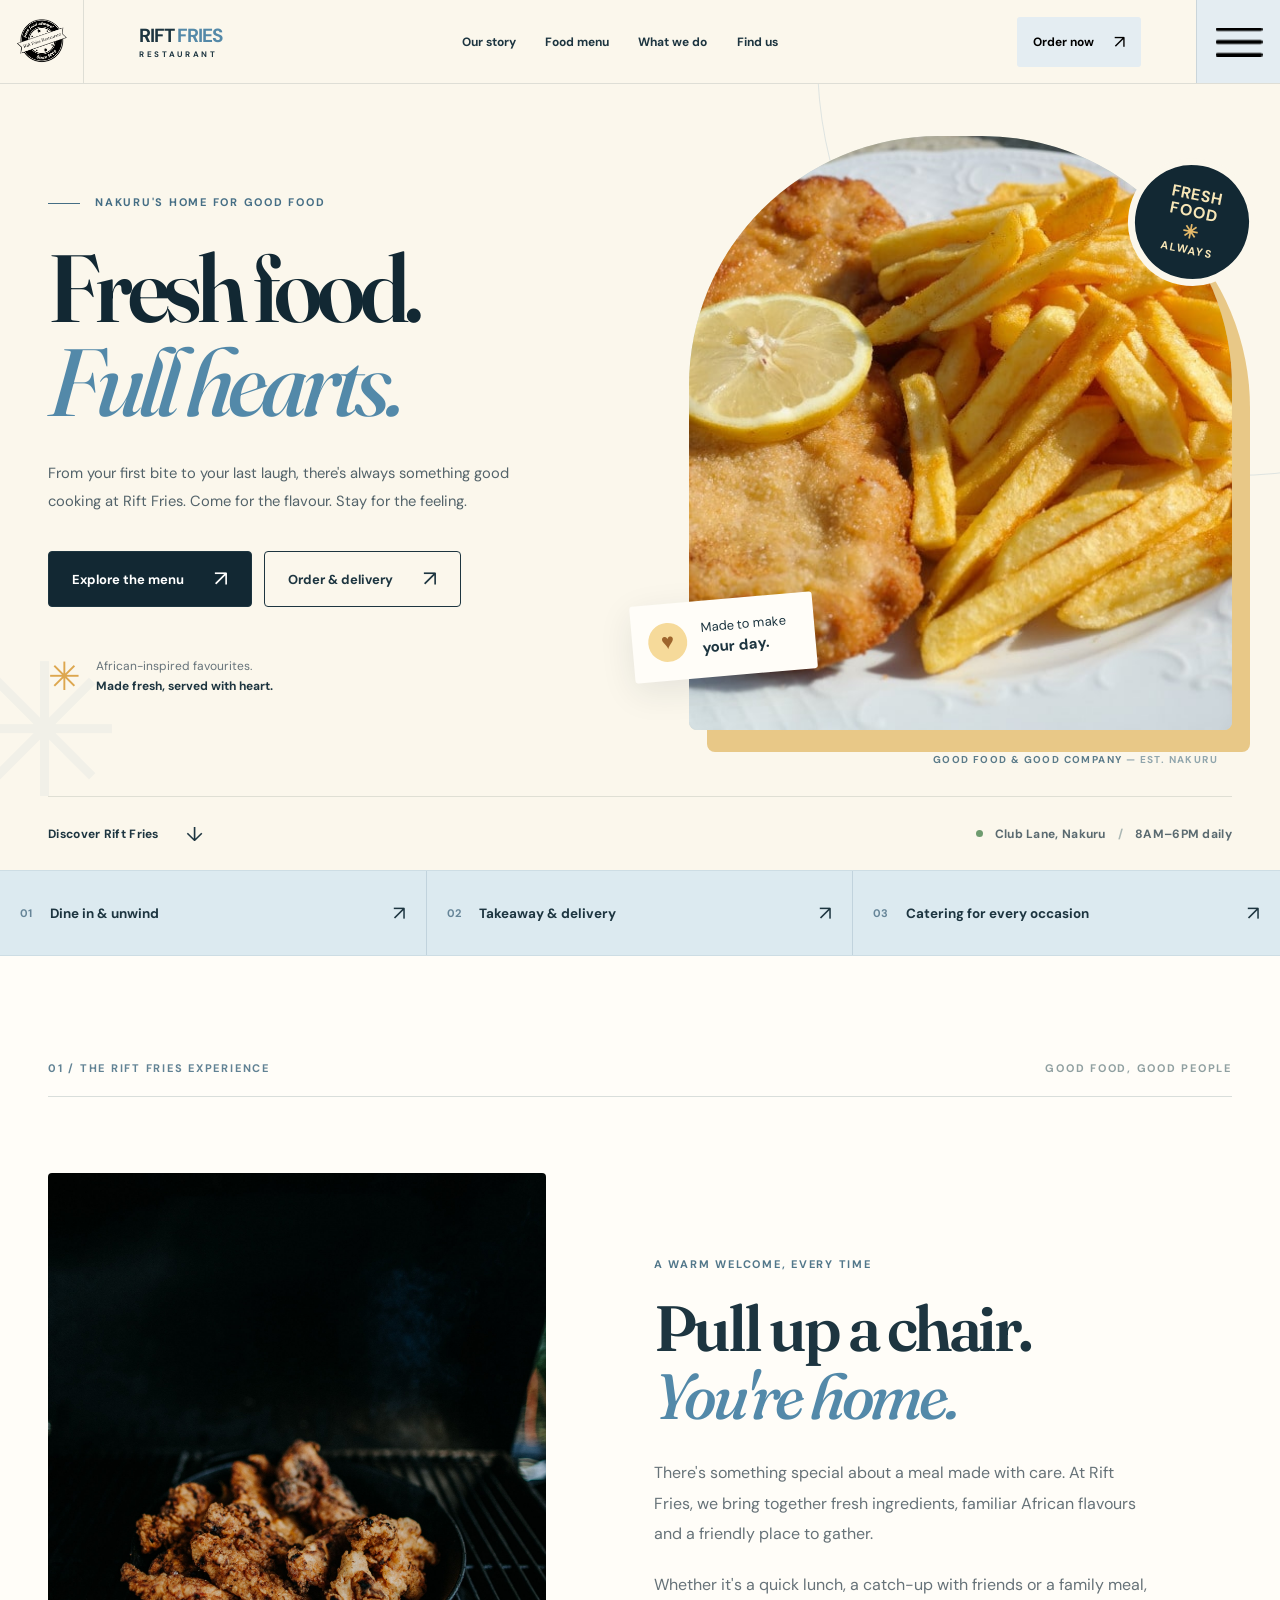
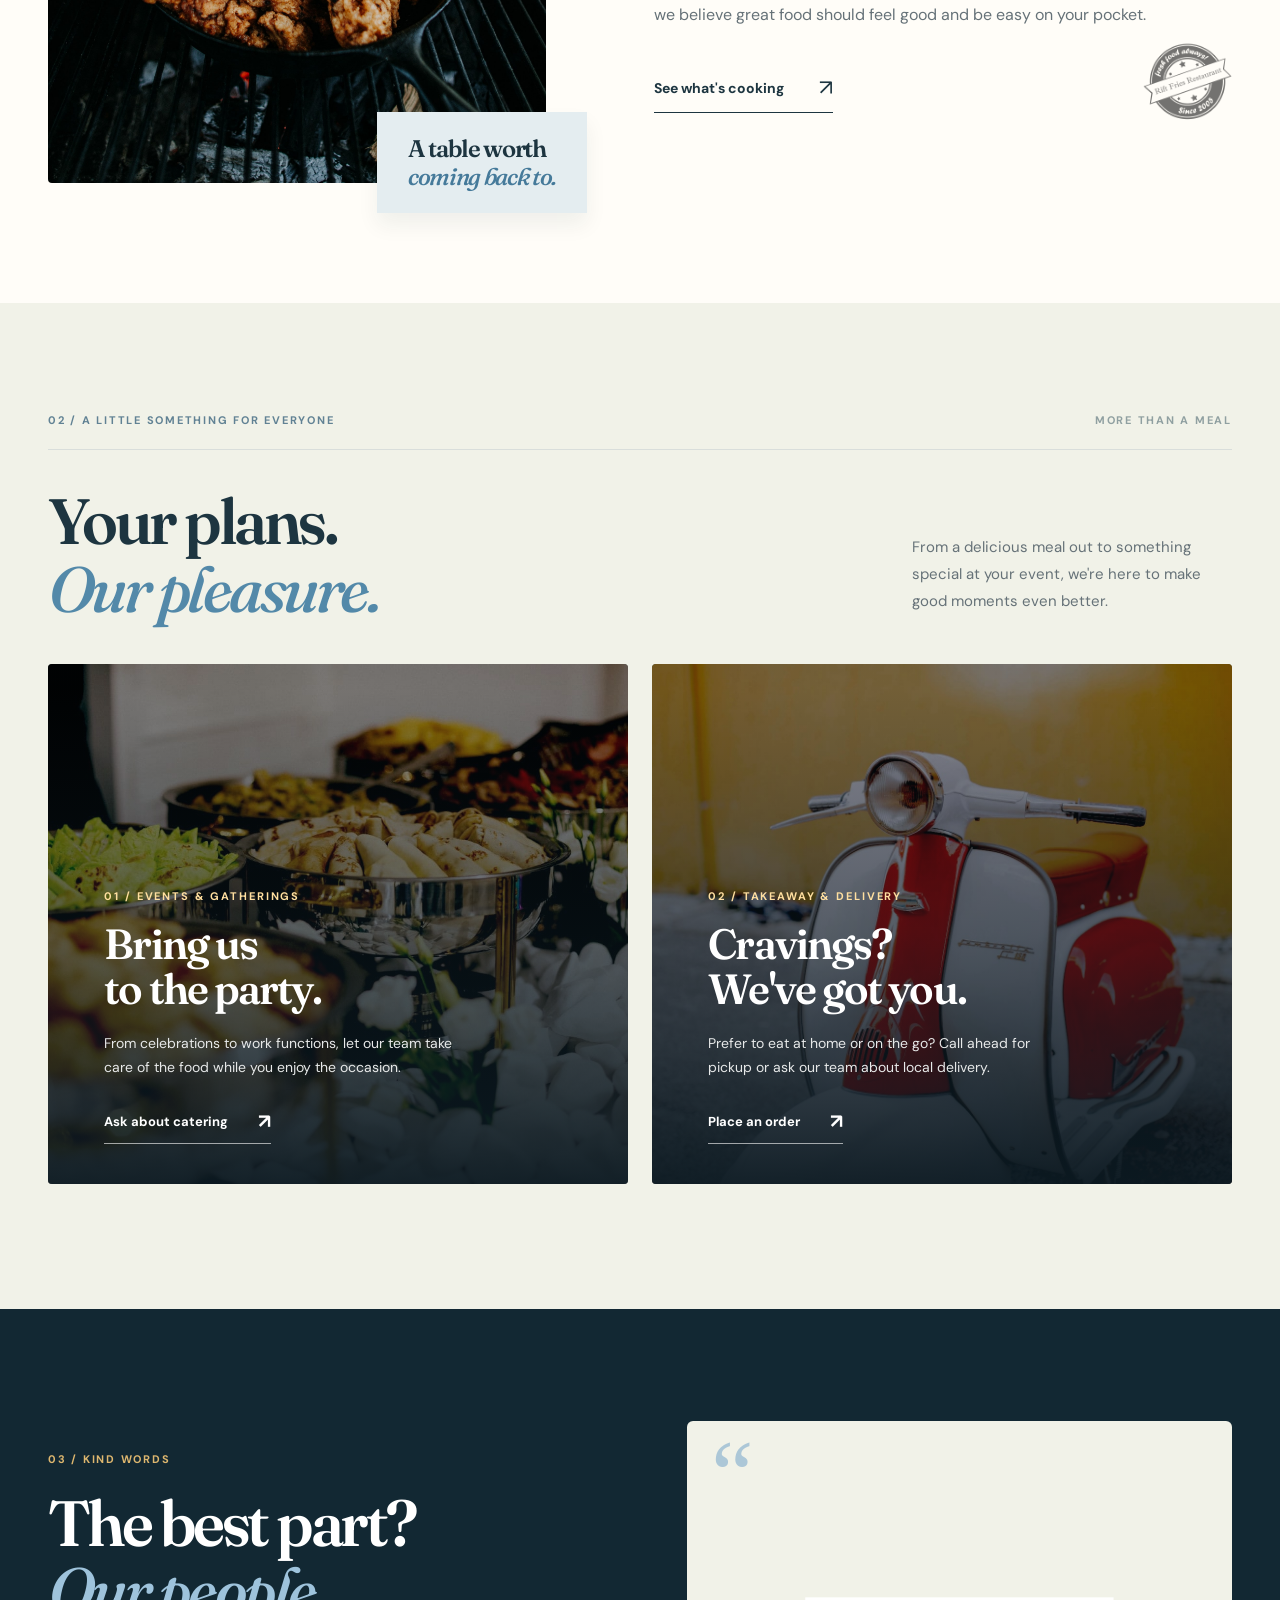
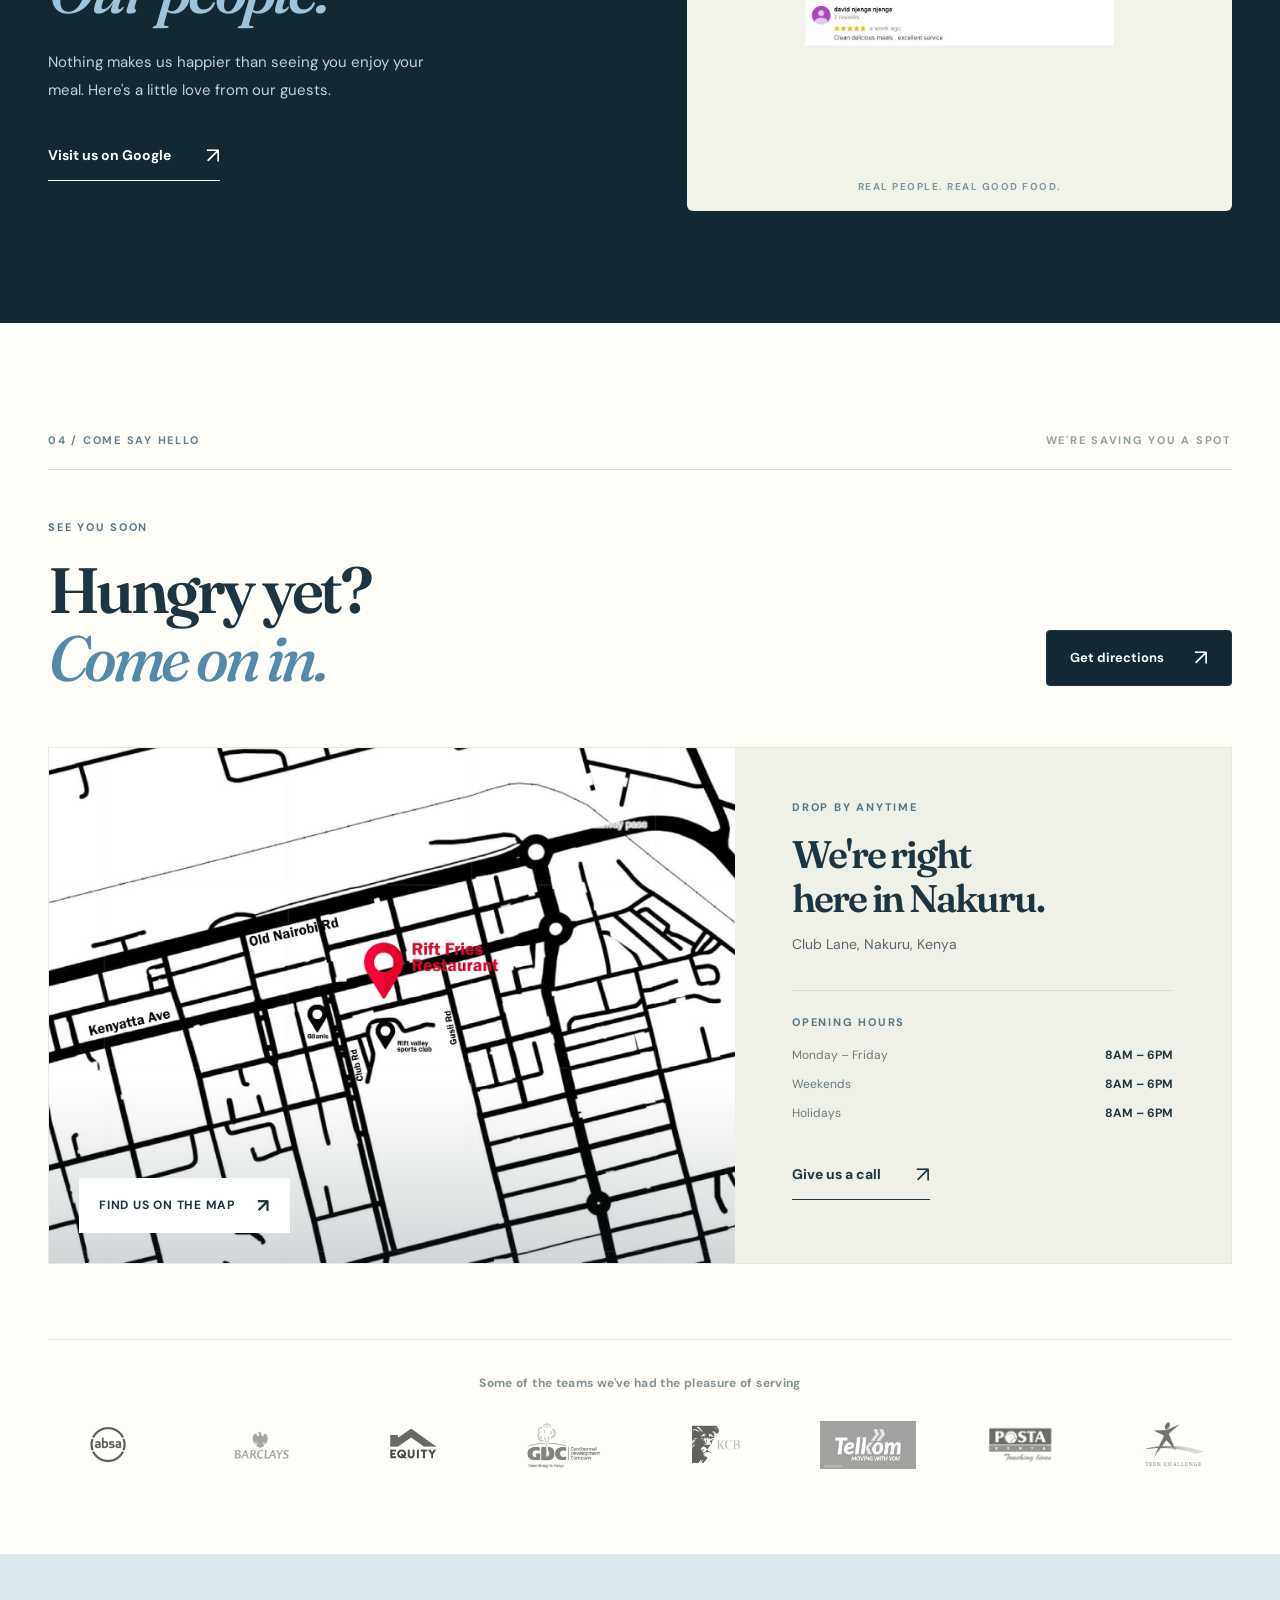
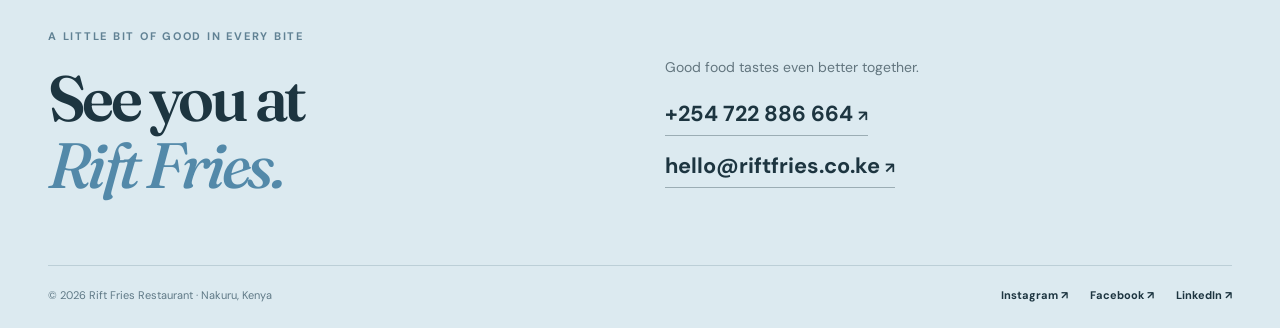
<file: index.html>
<!DOCTYPE html>

<html lang="en">

<head>

    <!-- Global site tag (gtag.js) - Google Analytics -->

    <script async src="https://www.googletagmanager.com/gtag/js?id=UA-172720296-1"></script>

    <script>
        window.dataLayer = window.dataLayer || [];



        function gtag() {

            dataLayer.push(arguments);

        }

        gtag('js', new Date());



        gtag('config', 'UA-172720296-1');
    </script>

    <link rel="canonical" href="https://www.riftfries.co.ke">

    <link rel="apple-touch-icon" sizes="180x180" href="/assets/img/favicon/apple-touch-icon.png">

    <link rel="icon" type="image/png" sizes="32x32" href="/assets/img/favicon/favicon-32x32.png">

    <link rel="icon" type="image/png" sizes="16x16" href="/assets/img/favicon/favicon-16x16.png">

    <link rel="manifest" href="/assets/img/favicon/site.webmanifest">

    <meta name="msapplication-TileColor" content="#603cba">

    <meta name="theme-color" content="#fbf7ec">

    <meta name="description" content="Rift Fries is an african cuisine restaurant right in the heart of Nakuru. We guarantee our customers quality meals at great prices. We also do deliveries and offer outside catering prices.">

    <meta charset="UTF-8">

    <meta http-equiv="X-UA-Compatible" content="IE=edge">

    <meta name="viewport" content="width=device-width, initial-scale=1.0">

    <title>Rift Fries Restaurant | Fresh Food & Great Company in Nakuru</title>

    <link rel="preconnect" href="https://fonts.googleapis.com">
    <link rel="preconnect" href="https://fonts.gstatic.com" crossorigin>
    <link href="https://fonts.googleapis.com/css2?family=DM+Sans:wght@400;500;600;700&family=Fraunces:ital,wght@0,500;0,600;0,700;1,500;1,600&display=swap" rel="stylesheet">
    <link rel="stylesheet" href="/assets/css/main.css">

</head>

<body class="rf-home">
    <a class="rf-skip" href="#main-content">Skip to content</a>

    <!-- Existing loading animation and JavaScript hooks are retained. -->
    <div class="loading-screen" aria-hidden="true">
        <svg viewBox="0 0 100 20">
            <defs>
                <linearGradient id="gradient"><stop color="#000" /></linearGradient>
                <pattern id="wave" x="0" y="-0.5" width="100%" height="100%" patternUnits="userSpaceOnUse">
                    <path id="wavePath" d="M-40 9 Q-30 7 -20 9 T0 9 T20 9 T40 9 T60 9 T80 9 T100 9 T120 9 V20 H-40z" mask="url(#mask)" fill="url(#gradient)"></path>
                </pattern>
            </defs>
            <text text-anchor="middle" x="50" y="15" font-size="17" fill="white" fill-opacity="0.1">Rift Fries</text>
            <text text-anchor="middle" x="50" y="15" font-size="17" fill="url(#wave)">Rift Fries</text>
        </svg>
    </div>

    <!-- Retained #modal, #modal_close and .modal_btn hooks for the existing main.js. -->
    <nav class="modal-delivery" id="modal" aria-label="Ordering and reservation information">
        <button id="modal_close" type="button" aria-label="Close ordering information">
            <img src="/assets/img/close-icon-yellow.svg" alt="">
        </button>
        <div class="rf-modal-inner">
            <p class="rf-overline">YOUR TABLE OR YOUR PLACE</p>
            <h2>Order your favourites.</h2>
            <p>For takeaway and delivery enquiries, call <a href="tel:+254722886664">+254 722 886 664</a>. Please confirm delivery coverage and any applicable fees when ordering.</p>
            <h2>Gathering a crowd?</h2>
            <p>For reservations and outside catering, give us a call and tell us what you have in mind.</p>
            <a class="rf-modal-call" href="tel:+254722886664">Call Rift Fries <span aria-hidden="true">↗</span></a>
        </div>
    </nav>

    <nav class="header" id="header" aria-label="Main navigation">
        <a class="left" href="/" aria-label="Rift Fries home">
            <img src="/assets/img/logos/rift_fries_stamp.png" alt="Rift Fries logo">
        </a>
        <div class="middle">
            <a class="rf-header-wordmark" href="/">RIFT <span>FRIES</span><small>RESTAURANT</small></a>
            <div class="rf-header-links">
                <a href="#our-story">Our story</a>
                <a href="/menu">Food menu</a>
                <a href="#services">What we do</a>
                <a href="#map">Find us</a>
            </div>
            <button class="rf-header-order modal_btn" type="button">Order now <span aria-hidden="true">↗</span></button>
        </div>
        <div class="right" id="burger" role="button" tabindex="0" aria-label="Toggle menu" aria-controls="navMenu" aria-expanded="false">
            <img class="nav_icon menu_active" src="/assets/img/burger-icon.svg" alt="">
            <img class="nav_icon" src="/assets/img/close-icon.svg" alt="">
        </div>
    </nav>

    <nav class="menu" id="navMenu" aria-label="Expanded navigation">
        <a href="/about">About</a>
        <a href="/menu">Menu</a>
        <p class="modal_btn" role="button" tabindex="0">Delivery &amp; orders</p>
        <a class="scrolling" href="#map">Locate us</a>
        <a href="tel:+254722886664" class="bottom-left">+254 722 886 664</a>
        <a href="mailto:hello@riftfries.co.ke" class="bottom-right">hello@riftfries.co.ke</a>
    </nav>

    <main id="main-content">
        <!-- HERO: more compact, clearer messaging, the food as the focal point. -->
        <section class="body banner rf-hero" aria-labelledby="hero-title">
            <div class="rf-hero-decor" aria-hidden="true">✳</div>
            <div class="rf-wrap rf-hero-grid">
                <div class="rf-hero-copy">
                    <div class="rf-eyebrow"><span class="rf-line"></span> NAKURU'S HOME FOR GOOD FOOD</div>
                    <h1 id="hero-title">Fresh food.<br><em>Full hearts.</em></h1>
                    <p class="rf-hero-description">From your first bite to your last laugh, there's always something good cooking at Rift Fries. Come for the flavour. Stay for the feeling.</p>
                    <div class="rf-hero-actions">
                        <a class="rf-btn rf-btn-primary" href="/menu">Explore the menu <span aria-hidden="true">↗</span></a>
                        <button class="rf-btn rf-btn-secondary modal_btn" type="button">Order &amp; delivery <span aria-hidden="true">↗</span></button>
                    </div>
                    <div class="rf-hero-note"><span class="rf-hero-note-icon" aria-hidden="true">✳</span><span>African-inspired favourites.<br><strong>Made fresh, served with heart.</strong></span></div>
                </div>
                <div class="rf-hero-art">
                    <div class="rf-photo-arch">
                        <img src="/assets/img/fries_on_plate.jpg" alt="Freshly prepared plate of fish and fries at Rift Fries" fetchpriority="high">
                    </div>
                    <div class="rf-food-badge" aria-label="Fresh food, always"><span>FRESH<br>FOOD</span><span class="rf-badge-star" aria-hidden="true">✳</span><small>ALWAYS</small></div>
                    <div class="rf-floating-note"><span class="rf-floating-icon" aria-hidden="true">♥</span><span>Made to make<br><strong>your day.</strong></span></div>
                    <div class="rf-hero-image-caption">GOOD FOOD &amp; GOOD COMPANY <span>— EST. NAKURU</span></div>
                </div>
            </div>
            <div class="rf-hero-bottom rf-wrap">
                <a href="#our-story">Discover Rift Fries <span aria-hidden="true">↓</span></a>
                <div><span class="rf-dot"></span> Club Lane, Nakuru <span class="rf-divider">/</span> 8AM–6PM daily</div>
            </div>
        </section>

        <div class="body rf-highlights" aria-label="Ways to enjoy Rift Fries">
            <a href="#our-story"><span>01</span> Dine in &amp; unwind <span class="rf-highlight-arrow" aria-hidden="true">↗</span></a>
            <button class="modal_btn" type="button"><span>02</span> Takeaway &amp; delivery <span class="rf-highlight-arrow" aria-hidden="true">↗</span></button>
            <a href="#services"><span>03</span> Catering for every occasion <span class="rf-highlight-arrow" aria-hidden="true">↗</span></a>
        </div>

        <section class="body part1 rf-story" id="our-story" aria-labelledby="story-title">
            <div class="rf-wrap">
                <div class="rf-section-kicker"><span>01 / THE RIFT FRIES EXPERIENCE</span><span>GOOD FOOD, GOOD PEOPLE</span></div>
                <div class="rf-story-grid">
                    <div class="rf-story-image">
                        <img src="/assets/img/chicken.jpg" alt="A freshly prepared chicken dish from the Rift Fries kitchen" loading="lazy">
                        <div class="rf-story-photo-tag">A table worth<br><em>coming back to.</em></div>
                    </div>
                    <div class="rf-story-copy">
                        <p class="rf-overline">A WARM WELCOME, EVERY TIME</p>
                        <h2 id="story-title">Pull up a chair.<br><em>You're home.</em></h2>
                        <p>There's something special about a meal made with care. At Rift Fries, we bring together fresh ingredients, familiar African flavours and a friendly place to gather.</p>
                        <p>Whether it's a quick lunch, a catch-up with friends or a family meal, we believe great food should feel good and be easy on your pocket.</p>
                        <a class="rf-text-link" href="/menu">See what's cooking <span aria-hidden="true">↗</span></a>
                        <img class="rf-story-stamp" src="/assets/img/logos/rift_fries_stamp.png" alt="" loading="lazy">
                    </div>
                </div>
            </div>
        </section>

        <section class="body part2 rf-services" id="services" aria-labelledby="services-title">
            <div class="rf-wrap">
                <div class="rf-section-kicker"><span>02 / A LITTLE SOMETHING FOR EVERYONE</span><span>MORE THAN A MEAL</span></div>
                <div class="rf-services-heading">
                    <h2 id="services-title">Your plans.<br><em>Our pleasure.</em></h2>
                    <p>From a delicious meal out to something special at your event, we're here to make good moments even better.</p>
                </div>
                <div class="rf-service-grid">
                    <article class="rf-service-card">
                        <img src="/assets/img/outside_catering.jpg" alt="Rift Fries outside catering setup" loading="lazy">
                        <div class="rf-service-content">
                            <span class="rf-service-number">01 / EVENTS &amp; GATHERINGS</span>
                            <h3>Bring us<br>to the party.</h3>
                            <p>From celebrations to work functions, let our team take care of the food while you enjoy the occasion.</p>
                            <a href="tel:+254722886664" aria-label="Call Rift Fries about outside catering">Ask about catering <span aria-hidden="true">↗</span></a>
                        </div>
                    </article>
                    <article class="rf-service-card">
                        <img src="/assets/img/delivery_bike.jpg" alt="Rift Fries delivery motorcycle" loading="lazy">
                        <div class="rf-service-content">
                            <span class="rf-service-number">02 / TAKEAWAY &amp; DELIVERY</span>
                            <h3>Cravings?<br>We've got you.</h3>
                            <p>Prefer to eat at home or on the go? Call ahead for pickup or ask our team about local delivery.</p>
                            <a href="tel:+254722886664" aria-label="Call Rift Fries to place an order">Place an order <span aria-hidden="true">↗</span></a>
                        </div>
                    </article>
                </div>
            </div>
        </section>

        <section class="body part3 rf-reviews" aria-labelledby="reviews-title">
            <div class="rf-wrap rf-reviews-grid">
                <div class="rf-reviews-copy">
                    <p class="rf-overline">03 / KIND WORDS</p>
                    <h2 id="reviews-title">The best part?<br><em>Our people.</em></h2>
                    <p>Nothing makes us happier than seeing you enjoy your meal. Here's a little love from our guests.</p>
                    <a class="rf-text-link" href="https://g.page/rift-fries?share" target="_blank" rel="noopener noreferrer">Visit us on Google <span aria-hidden="true">↗</span></a>
                </div>
                <div class="rf-review-frame">
                    <span class="rf-quote-mark" aria-hidden="true">“</span>
                    <!-- Keep original .carousel / .reviews selectors for carousel.js. -->
                    <div class="carousel" aria-label="Guest review gallery">
                        <img class="reviews active" src="/assets/img/reviews/rift_fries_google_review (1).png" alt="A guest review of Rift Fries" loading="lazy">
                        <img class="reviews" src="/assets/img/reviews/rift_fries_google_review (2).png" alt="A guest review of Rift Fries" loading="lazy">
                        <img class="reviews" src="/assets/img/reviews/rift_fries_google_review (3).png" alt="A guest review of Rift Fries" loading="lazy">
                        <img class="reviews" src="/assets/img/reviews/rift_fries_google_review (4).png" alt="A guest review of Rift Fries" loading="lazy">
                        <img class="reviews" src="/assets/img/reviews/rift_fries_google_review (5).png" alt="A guest review of Rift Fries" loading="lazy">
                        <img class="reviews" src="/assets/img/reviews/rift_fries_google_review (6).png" alt="A guest review of Rift Fries" loading="lazy">
                        <img class="reviews" src="/assets/img/reviews/rift_fries_google_review (7).png" alt="A guest review of Rift Fries" loading="lazy">
                        <img class="reviews" src="/assets/img/reviews/rift_fries_google_review (8).png" alt="A guest review of Rift Fries" loading="lazy">
                        <img class="reviews" src="/assets/img/reviews/rift_fries_google_review (9).png" alt="A guest review of Rift Fries" loading="lazy">
                        <img class="reviews" src="/assets/img/reviews/rift_fries_google_review (10).png" alt="A guest review of Rift Fries" loading="lazy">
                        <img class="reviews" src="/assets/img/reviews/rift_fries_google_review (11).png" alt="A guest review of Rift Fries" loading="lazy">
                        <img class="reviews" src="/assets/img/reviews/rift_fries_google_review (12).png" alt="A guest review of Rift Fries" loading="lazy">
                        <img class="reviews" src="/assets/img/reviews/rift_fries_google_review (13).png" alt="A guest review of Rift Fries" loading="lazy">
                        <img class="reviews" src="/assets/img/reviews/rift_fries_google_review (14).png" alt="A guest review of Rift Fries" loading="lazy">
                        <img class="reviews" src="/assets/img/reviews/rift_fries_google_review (15).png" alt="A guest review of Rift Fries" loading="lazy">
                        <img class="reviews" src="/assets/img/reviews/rift_fries_google_review (16).png" alt="A guest review of Rift Fries" loading="lazy">
                    </div>
                    <span class="rf-review-caption">REAL PEOPLE. REAL GOOD FOOD.</span>
                </div>
            </div>
        </section>

        <section class="body part4 rf-visit" aria-labelledby="visit-title">
            <div class="rf-wrap">
                <div class="rf-section-kicker"><span>04 / COME SAY HELLO</span><span>WE'RE SAVING YOU A SPOT</span></div>
                <div class="rf-visit-heading">
                    <div>
                        <p class="rf-overline">SEE YOU SOON</p>
                        <h2 id="visit-title">Hungry yet?<br><em>Come on in.</em></h2>
                    </div>
                    <a class="rf-btn rf-btn-primary" href="https://g.page/rift-fries?share" target="_blank" rel="noopener noreferrer">Get directions <span aria-hidden="true">↗</span></a>
                </div>
                <div class="rf-location-grid" id="map">
                    <a class="rf-location-map" href="https://g.page/rift-fries?share" target="_blank" rel="noopener noreferrer" aria-label="Open directions to Rift Fries Restaurant, Club Lane, Nakuru">
                        <span>FIND US ON THE MAP <span aria-hidden="true">↗</span></span>
                    </a>
                    <div class="rf-location-info">
                        <div class="rf-location-info-top">
                            <span class="rf-overline">DROP BY ANYTIME</span>
                            <h3>We're right<br>here in Nakuru.</h3>
                            <p>Club Lane, Nakuru, Kenya</p>
                        </div>
                        <div class="rf-hours">
                            <span class="rf-overline">OPENING HOURS</span>
                            <div><span>Monday – Friday</span><strong>8AM – 6PM</strong></div>
                            <div><span>Weekends</span><strong>8AM – 6PM</strong></div>
                            <div><span>Holidays</span><strong>8AM – 6PM</strong></div>
                        </div>
                        <a class="rf-text-link" href="tel:+254722886664">Give us a call <span aria-hidden="true">↗</span></a>
                    </div>
                </div>
            </div>
            <div class="rf-trusted rf-wrap">
                <p>Some of the teams we've had the pleasure of serving</p>
                <div class="rf-trusted-logos">
                    <img src="/assets/img/partners/absa-logo.png" alt="Absa" loading="lazy">
                    <img src="/assets/img/partners/barclays-logo.png" alt="Barclays" loading="lazy">
                    <img src="/assets/img/partners/equity-logo.png" alt="Equity" loading="lazy">
                    <img src="/assets/img/partners/gdc-logo.png" alt="GDC" loading="lazy">
                    <img src="/assets/img/partners/kcb-logo.png" alt="KCB" loading="lazy">
                    <img src="/assets/img/partners/telkom-logo.png" alt="Telkom" loading="lazy">
                    <img src="/assets/img/partners/posta-logo.png" alt="Posta" loading="lazy">
                    <img src="/assets/img/partners/teen-logo.png" alt="Teen Challenge" loading="lazy">
                </div>
            </div>
        </section>
    </main>

    <footer class="rf-site-footer">
        <div class="rf-wrap rf-footer-top">
            <div><p class="rf-overline">A LITTLE BIT OF GOOD IN EVERY BITE</p><h2>See you at<br><em>Rift Fries.</em></h2></div>
            <div class="rf-footer-contact"><p>Good food tastes even better together.</p><a href="tel:+254722886664">+254 722 886 664 <span aria-hidden="true">↗</span></a><a href="mailto:hello@riftfries.co.ke">hello@riftfries.co.ke <span aria-hidden="true">↗</span></a></div>
        </div>
        <div class="rf-wrap rf-footer-bottom">
            <span>© <span id="rf-year">2026</span> Rift Fries Restaurant · Nakuru, Kenya</span>
            <div class="rf-social-links"><a href="https://www.instagram.com/riftfries/" target="_blank" rel="noopener noreferrer">Instagram ↗</a><a href="https://web.facebook.com/Rift-Fries-Restaurant-341779395971350" target="_blank" rel="noopener noreferrer">Facebook ↗</a><a href="https://www.linkedin.com/company/rift-fries-restaurant" target="_blank" rel="noopener noreferrer">LinkedIn ↗</a></div>
        </div>
    </footer>

    <script src="/assets/js/jquery.min.js"></script>

    <script src="/assets/js/jquery.validate.min.js"></script>

    <script src="/assets/js/form_validation.js"></script>

    <script src="/assets/js/main.js"></script>

    <script src="/assets/js/carousel.js"></script>

    <script>
        // Small progressive enhancements that do not replace the site's existing main.js.
        const rfYear = document.getElementById('rf-year');
        if (rfYear) rfYear.textContent = new Date().getFullYear();
        const rfBurger = document.getElementById('burger');
        if (rfBurger) {
            rfBurger.addEventListener('keydown', (event) => {
                if (event.key === 'Enter' || event.key === ' ') {
                    event.preventDefault();
                    rfBurger.click();
                }
            });
            rfBurger.addEventListener('click', () => {
                requestAnimationFrame(() => {
                    rfBurger.setAttribute('aria-expanded', String(document.getElementById('navMenu')?.classList.contains('menu_active')));
                });
            });
        }
        document.querySelectorAll('nav.menu [role="button"]').forEach((button) => {
            button.addEventListener('keydown', (event) => {
                if (event.key === 'Enter' || event.key === ' ') {
                    event.preventDefault();
                    button.click();
                }
            });
        });
    </script>
    <script type="application/ld+json">
        {

            "@context": "http://schema.org",

            "@type": "Organization",

            "name": "Rift Fries Restaurant",

            "url": "http://www.riftfries.co.ke",

            "address": "Club Lane, Nakuru",

            "sameAs": [

                "https://www.facebook.com/Rift-Fries-Restaurant-341779395971350/",

                "https://www.instagram.com/riftfries/",

                "https://www.linkedin.com/company/rift-fries-restaurant"

            ]

        }
    </script>

</body>

</html>
</file>
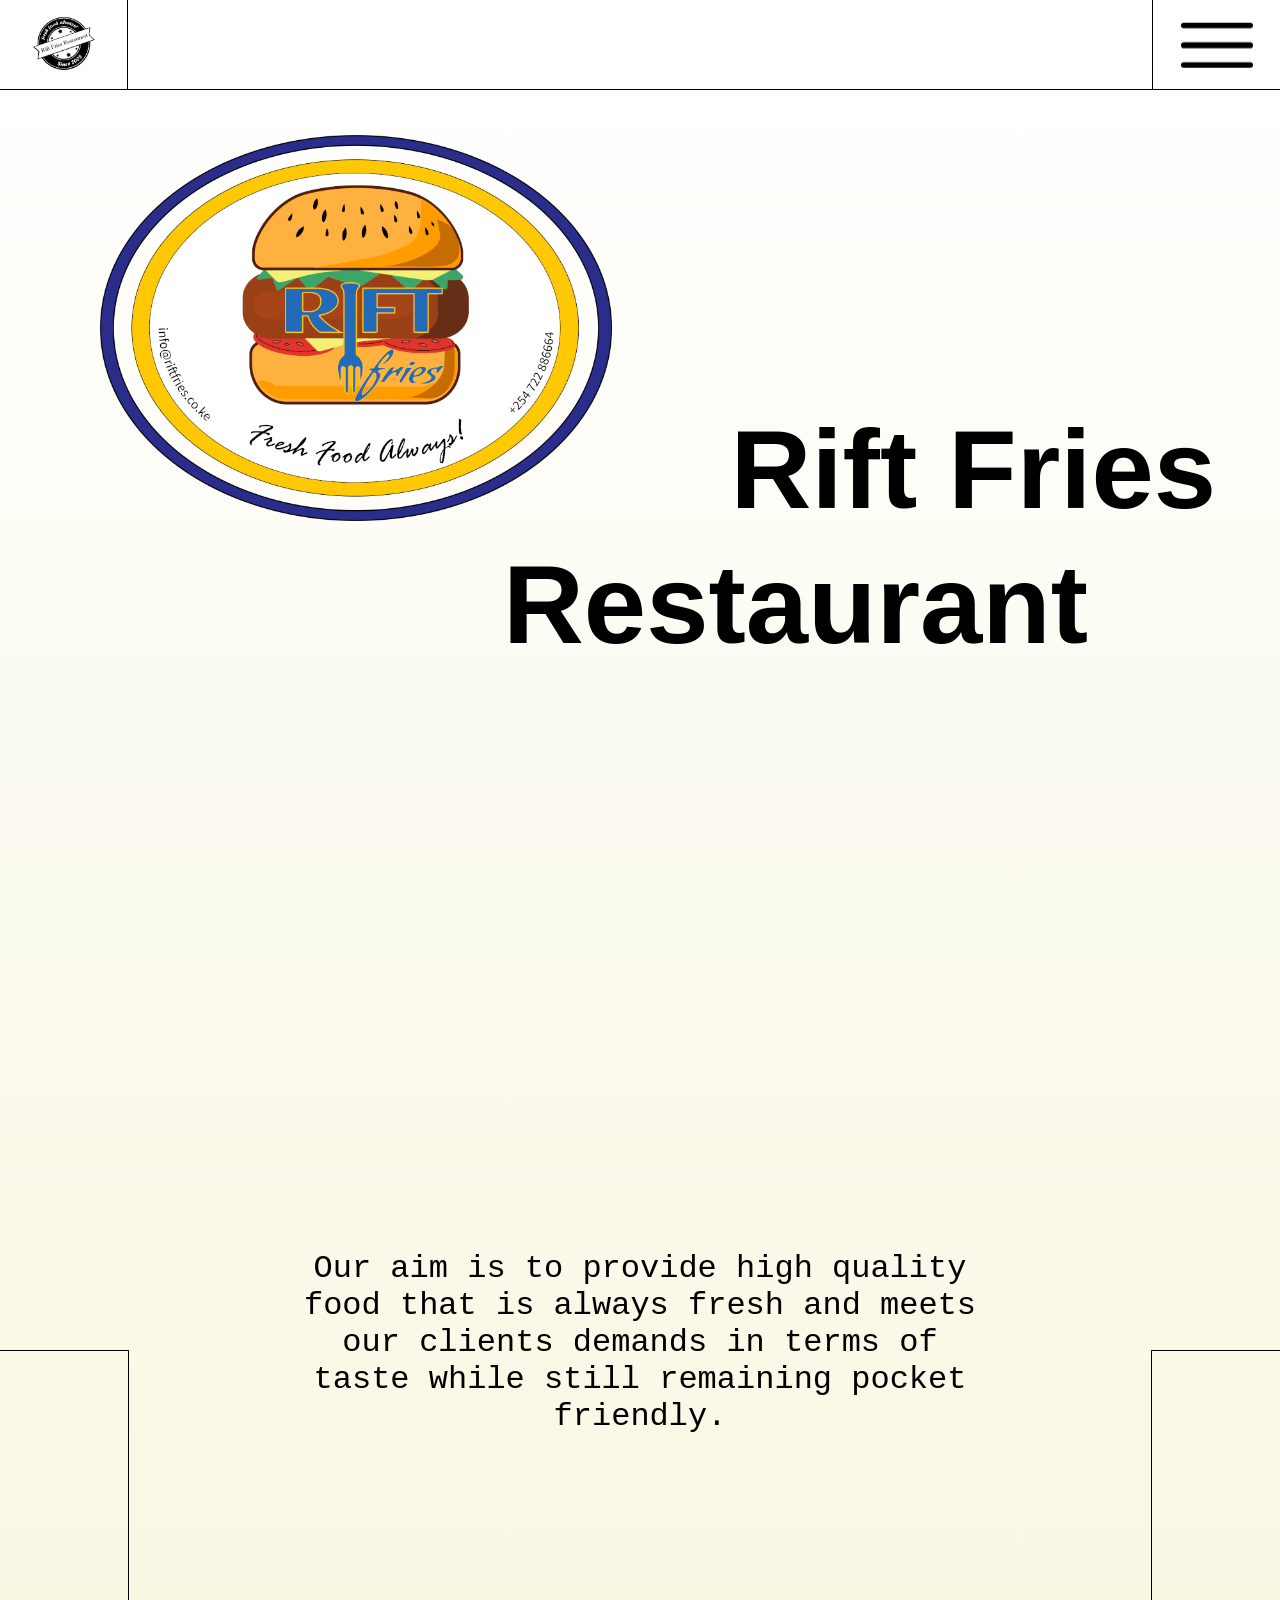
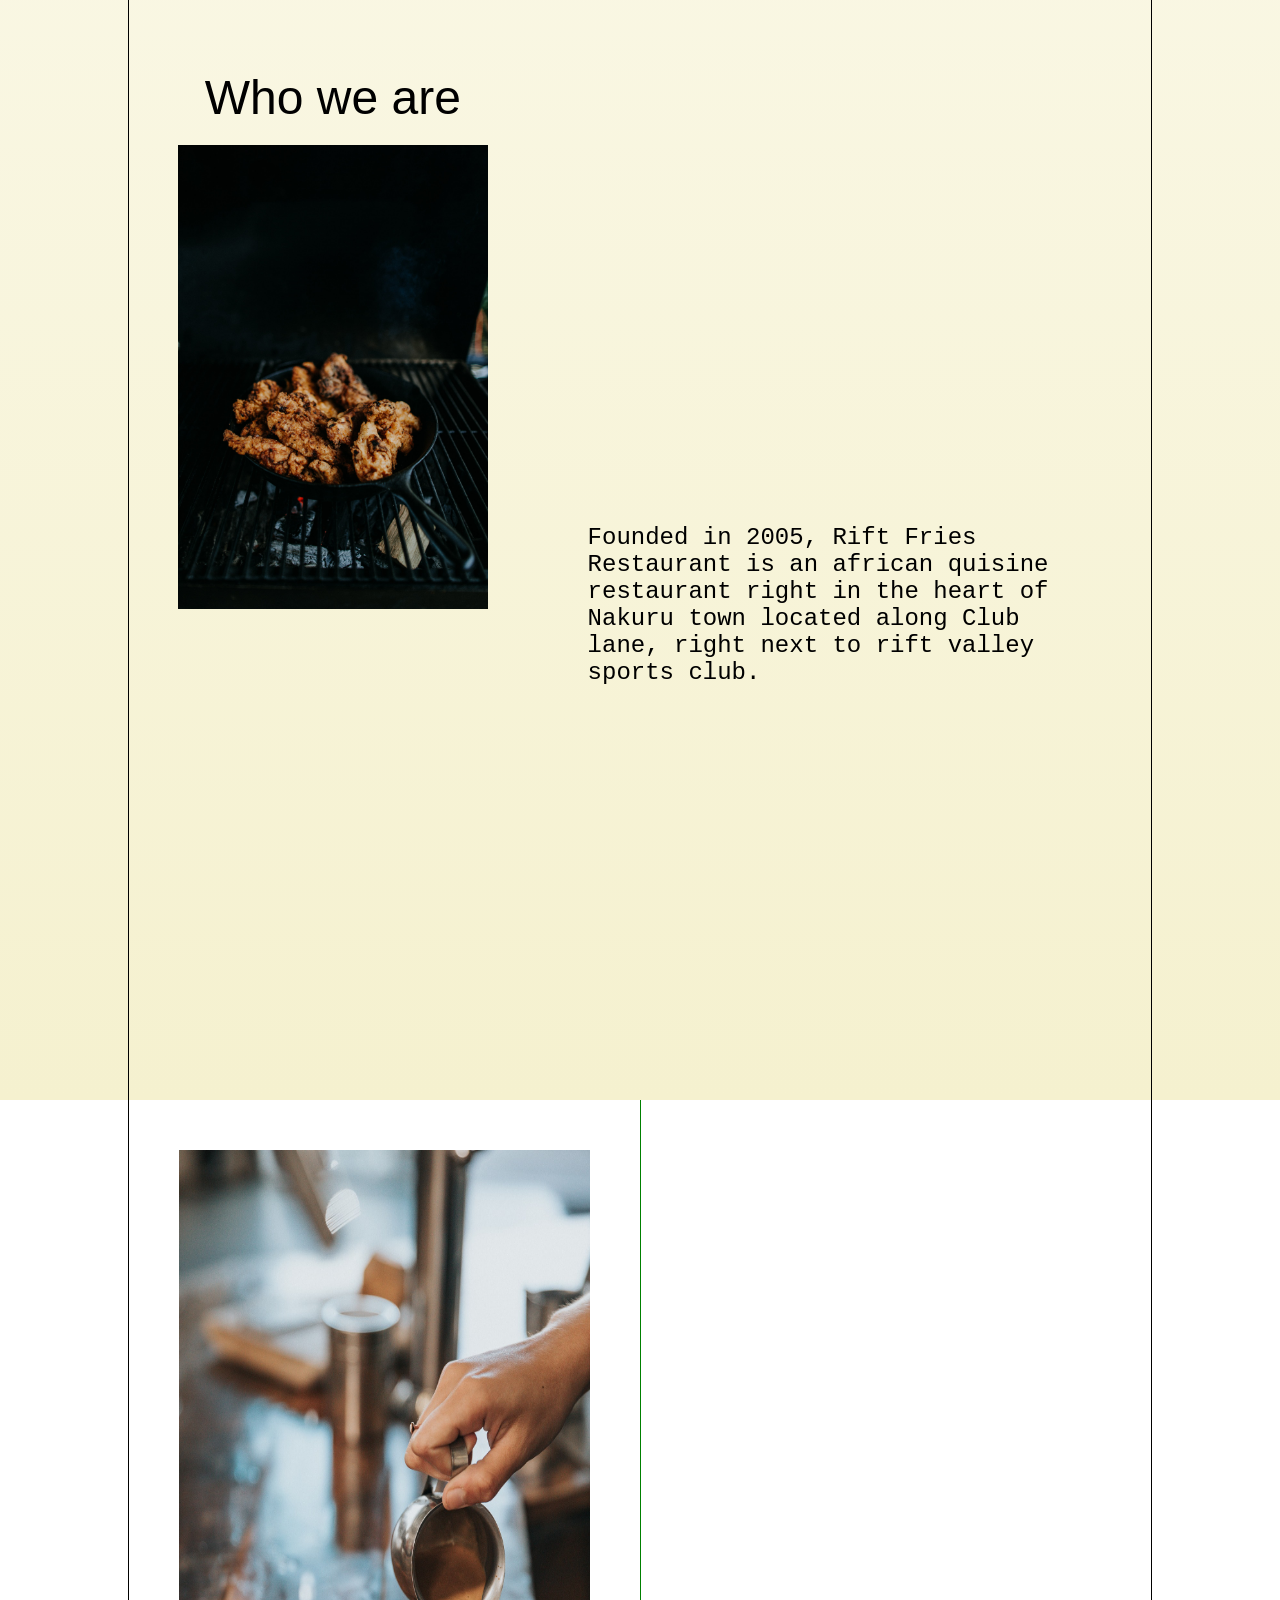
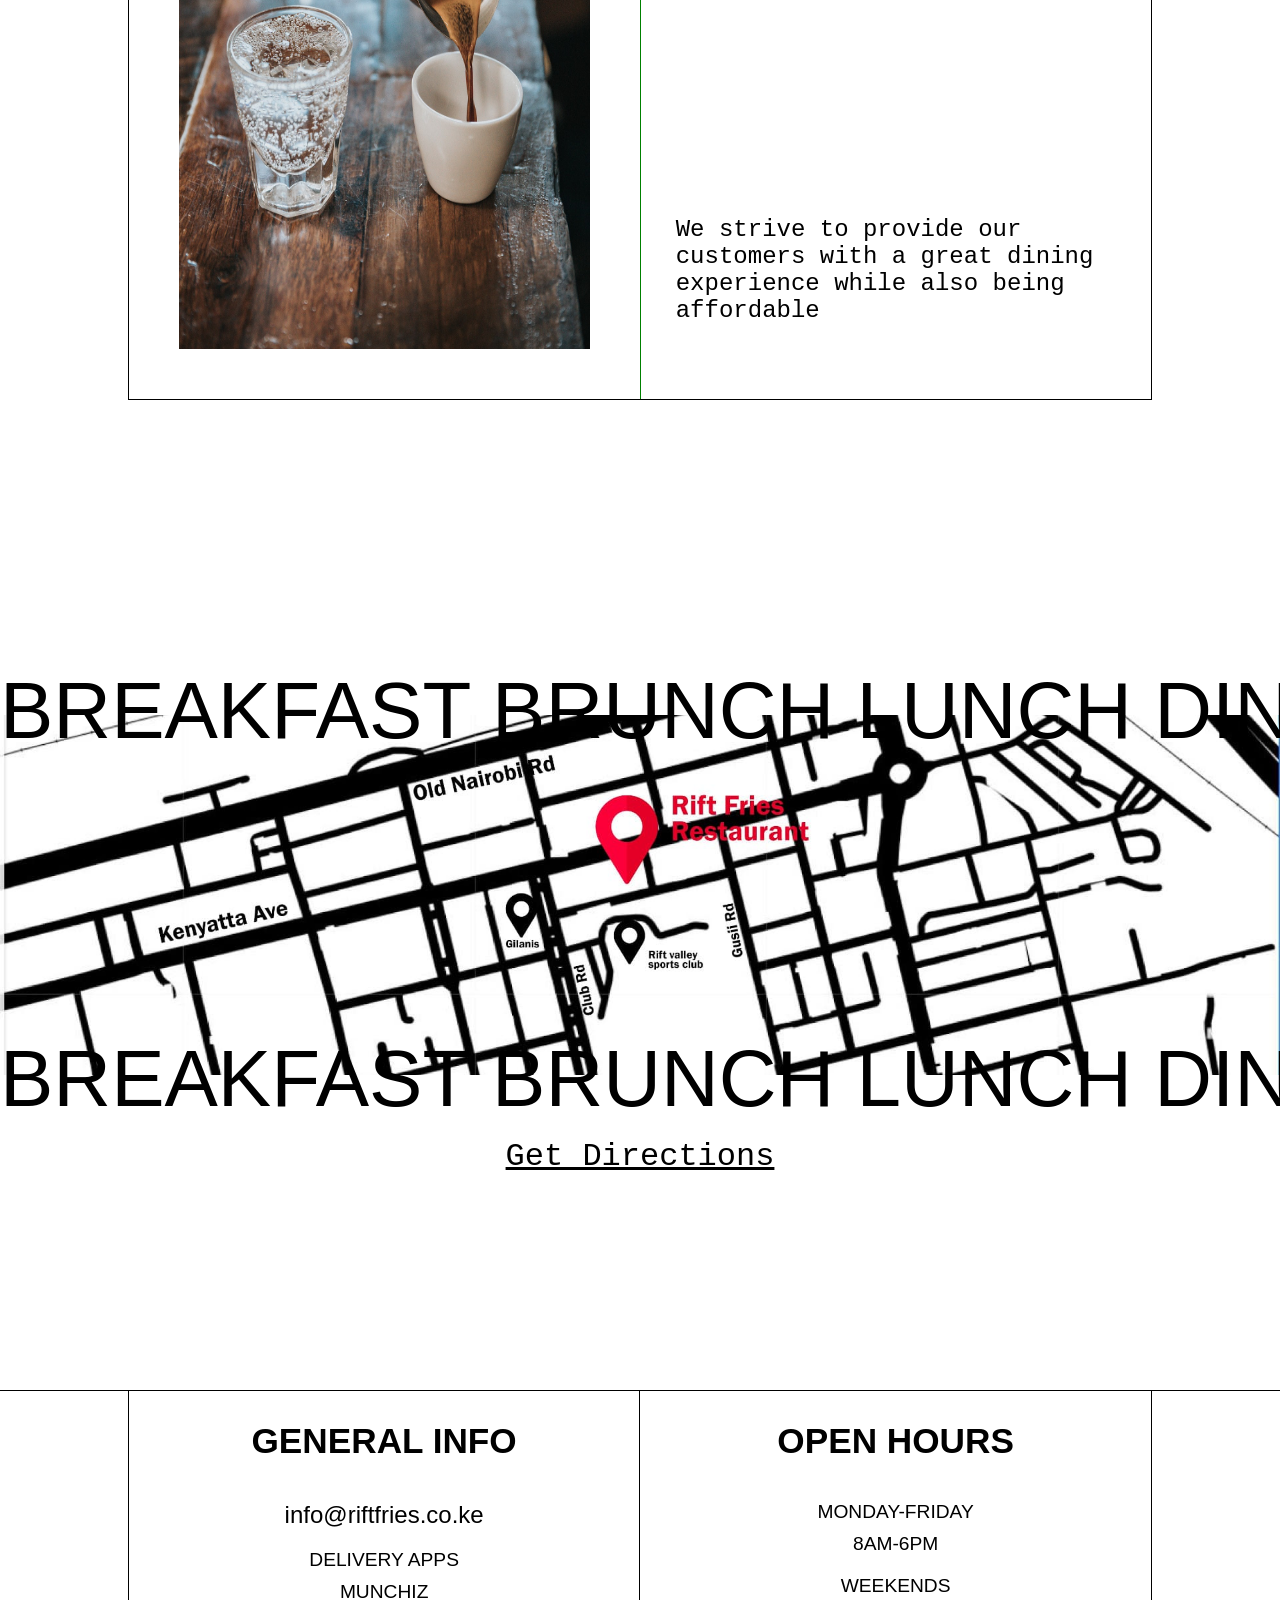
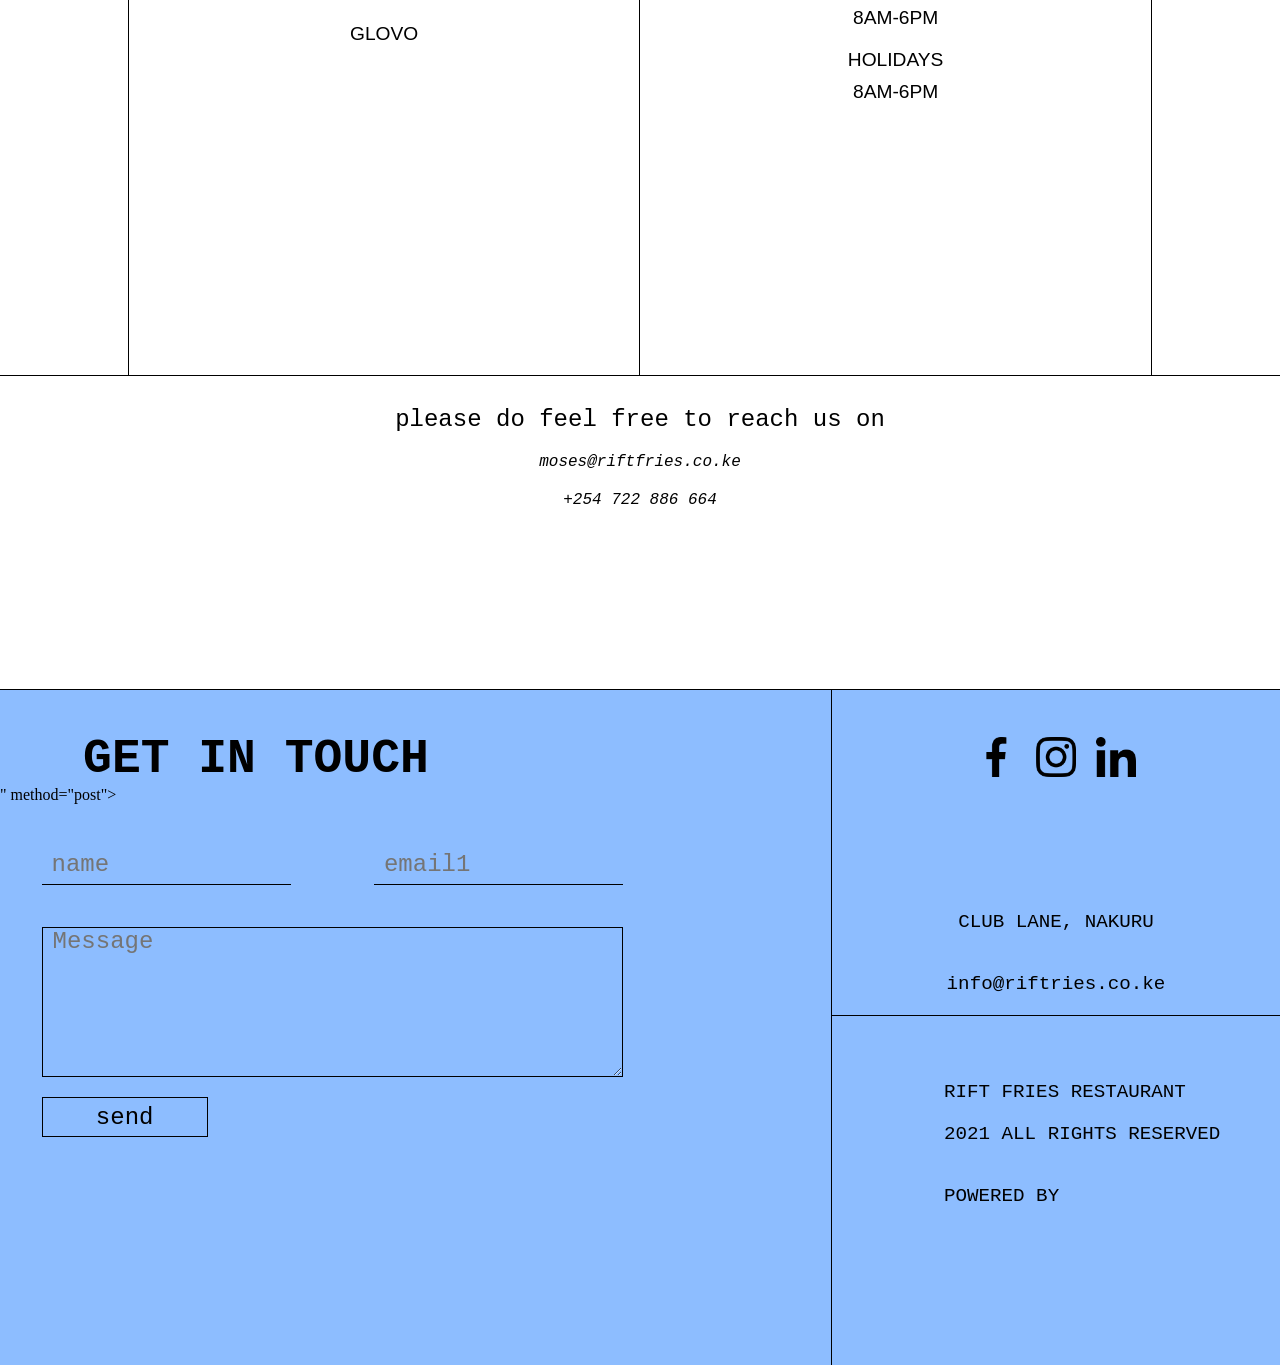
<file: about/index.html>
<!DOCTYPE html>

<html lang="en">

<head>

    <!-- Global site tag (gtag.js) - Google Analytics -->

    <script async src="https://www.googletagmanager.com/gtag/js?id=UA-172720296-1"></script>

    <script>
        window.dataLayer = window.dataLayer || [];



        function gtag() {

            dataLayer.push(arguments);

        }

        gtag('js', new Date());



        gtag('config', 'UA-172720296-1');
    </script>

    <meta name="description" content="Bases in Nakuru town since 2005. We have a great team, large menu and serve a wide variety of quality dishes. One of the best restaurants in Nakuru, Kenya">

    <meta charset="UTF-8">

    <meta http-equiv="X-UA-Compatible" content="IE=edge">

    <meta name="viewport" content="width=device-width, initial-scale=1.0">

    <link rel="apple-touch-icon" sizes="180x180" href="/assets/img/favicon/apple-touch-icon.png">

    <link rel="icon" type="image/png" sizes="32x32" href="/assets/img/favicon/favicon-32x32.png">

    <link rel="icon" type="image/png" sizes="16x16" href="/assets/img/favicon/favicon-16x16.png">

    <link rel="manifest" href="/assets/img/favicon/site.webmanifest">

    <title>About</title>

    <link rel="stylesheet" href="/assets/css/about.css">

</head>

<body>
    
        <div class="loading-screen">
        <svg viewbox="0 0 100 20">
            <defs>
              <linearGradient id="gradient">
                <stop color="#000"/>
              </linearGradient>
              <pattern id="wave" x="0" y="-0.5" width="100%" height="100%" patternUnits="userSpaceOnUse">
                <path id="wavePath" d="M-40 9 Q-30 7 -20 9 T0 9 T20 9 T40 9 T60 9 T80 9 T100 9 T120 9 V20 H-40z" mask="url(#mask)" fill="url(#gradient)"> 
                </path>
              </pattern>
            </defs>
            <text text-anchor="middle" x="50" y="15" font-size="17" fill="white" fill-opacity="0.1">Rift Fries</text>
            <text text-anchor="middle" x="50" y="15" font-size="17" fill="url(#wave)"  fill-opacity="1">Rift Fries</text>
          </svg>
    </div>


    <nav class="header" id="header">

        <div class="left"><img src="/assets/img/logos/rift_fries_stamp.png" alt="rift fries restaurant logo secondary "></div>

        <div class="middle"></div>

        <div class="right" id="burger">

            <img class="nav_icon menu_active" src="/assets/img/burger-icon.svg" alt="burger icon">

            <img class="nav_icon" src="/assets/img/close-icon.svg" alt="close icon">

        </div>

    </nav>

    <nav class="menu" id="navMenu">

        <a href="/">Home</a>

        <a href="/menu">Menu</a>

        <p class="modal_btn">Delivery</p>

        <a class="scrolling" href="#map">Locate us</a>

        <a href="tel:+254722886664" class="bottom-left">+254 722 886 664</a>

        <a href="" class="bottom-right">mosesbarto@riftfries.coke</a>



    </nav>

    <nav class="modal-delivery" id="modal">

        <button id="modal_close"><img src="/assets/img/close-icon-yellow.svg" alt="icon close"></button>

        <h2>Delivery and take out</h2>

        <p>call us on <a href="tel:+254722886664">+254 722 886 664</a> to place your order, also call and have your meal

            prepped for pick up and given to you in your car. We are open for take out. We only do deliveries withing Nakuru CBD</p>

        <h2>Reservations and catering</h2>

        <p>If you are in need of outside catering services, call us on <a href="tel:+254722886664">+254 722 886 664</a> and let us know what you need.</p>

    </nav>



    <section class="part1">

        <div class="top">

            <img src="/assets/img/logos/rift_fries_logo.png" alt="rift fries primary logo">

            <h1 class="scroll" data-rateY="0.2" data-rateX="0">Rift Fries</h1>

            <h2 class="scroll" data-rateY="0.2" data-rateX="0">Restaurant</h2>

        </div>

        <div class="bottom">

            <h3>Our aim is to provide high quality food that is always fresh and meets our clients demands in terms of taste while still remaining pocket friendly.</h3>



            <div class="content">

                <div class="left">

                    <h2>Who we are</h2>

                    <img class="fade" src="/assets/img/chicken.jpg" alt="rift fries chicken">

                </div>

                <div class="right">

                    <img class="fade" src="/assets/img/grill chicken.jpg" alt="rift fries grilled chicken">

                    <p>Founded in 2005, Rift Fries Restaurant is an african quisine restaurant right in the heart of Nakuru town located along Club lane, right next to rift valley sports club.</p>

                </div>

            </div>



        </div>



    </section>



    <section class="part2">

        <div>

            <img src="/assets/img/drinks (8).jpg" alt="drinks">

        </div>

        <div>

            <h2 class="fade">We're all about food </h2>



            <p class="fade">We strive to provide our customers with a great dining experience while also being affordable</p>

        </div>

    </section>




    <section id="map" class="part4">

        <div class="map">

            <span class="text-top">BREAKFAST BRUNCH LUNCH DINNER CATERING BREAKFAST BRUNCH LUNCH DINNER CATERING</span>

            <span class="text-bottom">BREAKFAST BRUNCH LUNCH DINNER CATERING BREAKFAST BRUNCH LUNCH DINNER CATERING</span>

            <a href="https://g.page/rift-fries?share" target="_blank">Get Directions</a>

        </div>



        <div class="details">

            <div class="top">

                <div class="left">

                    <h3 class="more_margin">GENERAL INFO</h3>

                    <a href="mailto:info@riftries.co.ke">info@riftfries.co.ke</a>

                    <span>DELIVERY APPS</span>

                    <span class="no_margin">MUNCHIZ</span>

                    <span>GLOVO</span>

                </div>

                <div class="right">

                    <h3 class="more_margin">OPEN HOURS</h3>

                    <span>MONDAY-FRIDAY</span>

                    <span class="no_margin">8AM-6PM</span>

                    <span>WEEKENDS</span>

                    <span class="no_margin">8AM-6PM</span>

                    <span>HOLIDAYS</span>

                    <span class="no_margin">8AM-6PM</span>

                </div>

            </div>

            <div class="bottom">

                <h3>please do feel free to reach us on</h3>

                <a href="mailto:moses@riftfries.co.ke">moses@riftfries.co.ke</a>

                <a href="tel:+254722886664">+254 722 886 664</a>

            </div>

        </div>

    </section>

    <footer>

        <div class="left">

            <h3>GET IN TOUCH</h3>

            <form name="message" action="<?php htmlspecialchars($_SERVER["PHP_SELF"]) ?>" method="post">
            <input id="email" type="email" name="email" placeholder="email">
                <div class="top">

                    <input type="name" placeholder="name">

                    <input type="email" placeholder="email1">

                </div>

                <div class="bottom">

                    <textarea name="message" placeholder="Message"></textarea>

                    <input type="submit" value="send">

                </div>



            </form>

        </div>

        <div class="right">

            <div class="top">

                <div class="social-icons">

                    <a href="https://web.facebook.com/Rift-Fries-Restaurant-341779395971350"><img src="/assets/img/social_icons/facebook.png" alt="facebook icon"></a>

                    <a href="https://www.instagram.com/riftfries/"><img src="/assets/img/social_icons/instagram.png" alt="instagram icon"></a>

                    <a href="https://www.linkedin.com/company/rift-fries-restaurant"><img src="/assets/img/social_icons/linkedin.png" alt="linkedin icon"></a>

                </div>

                <span>CLUB LANE, NAKURU</span>

                <a href="">info@riftries.co.ke</a>

            </div>

            <div class="bottom">

                <span>RIFT FRIES RESTAURANT</span>

                <span class="no_margin">2021 ALL RIGHTS RESERVED</span>

                <span>POWERED BY</span>

            </div>

        </div>

    </footer>



    <script src="/assets/js/jquery.min.js"></script>

    <script src="/assets/js/jquery.validate.min.js"></script>

    <script src="/assets/js/main.js"></script>

</body>

</html>
</file>
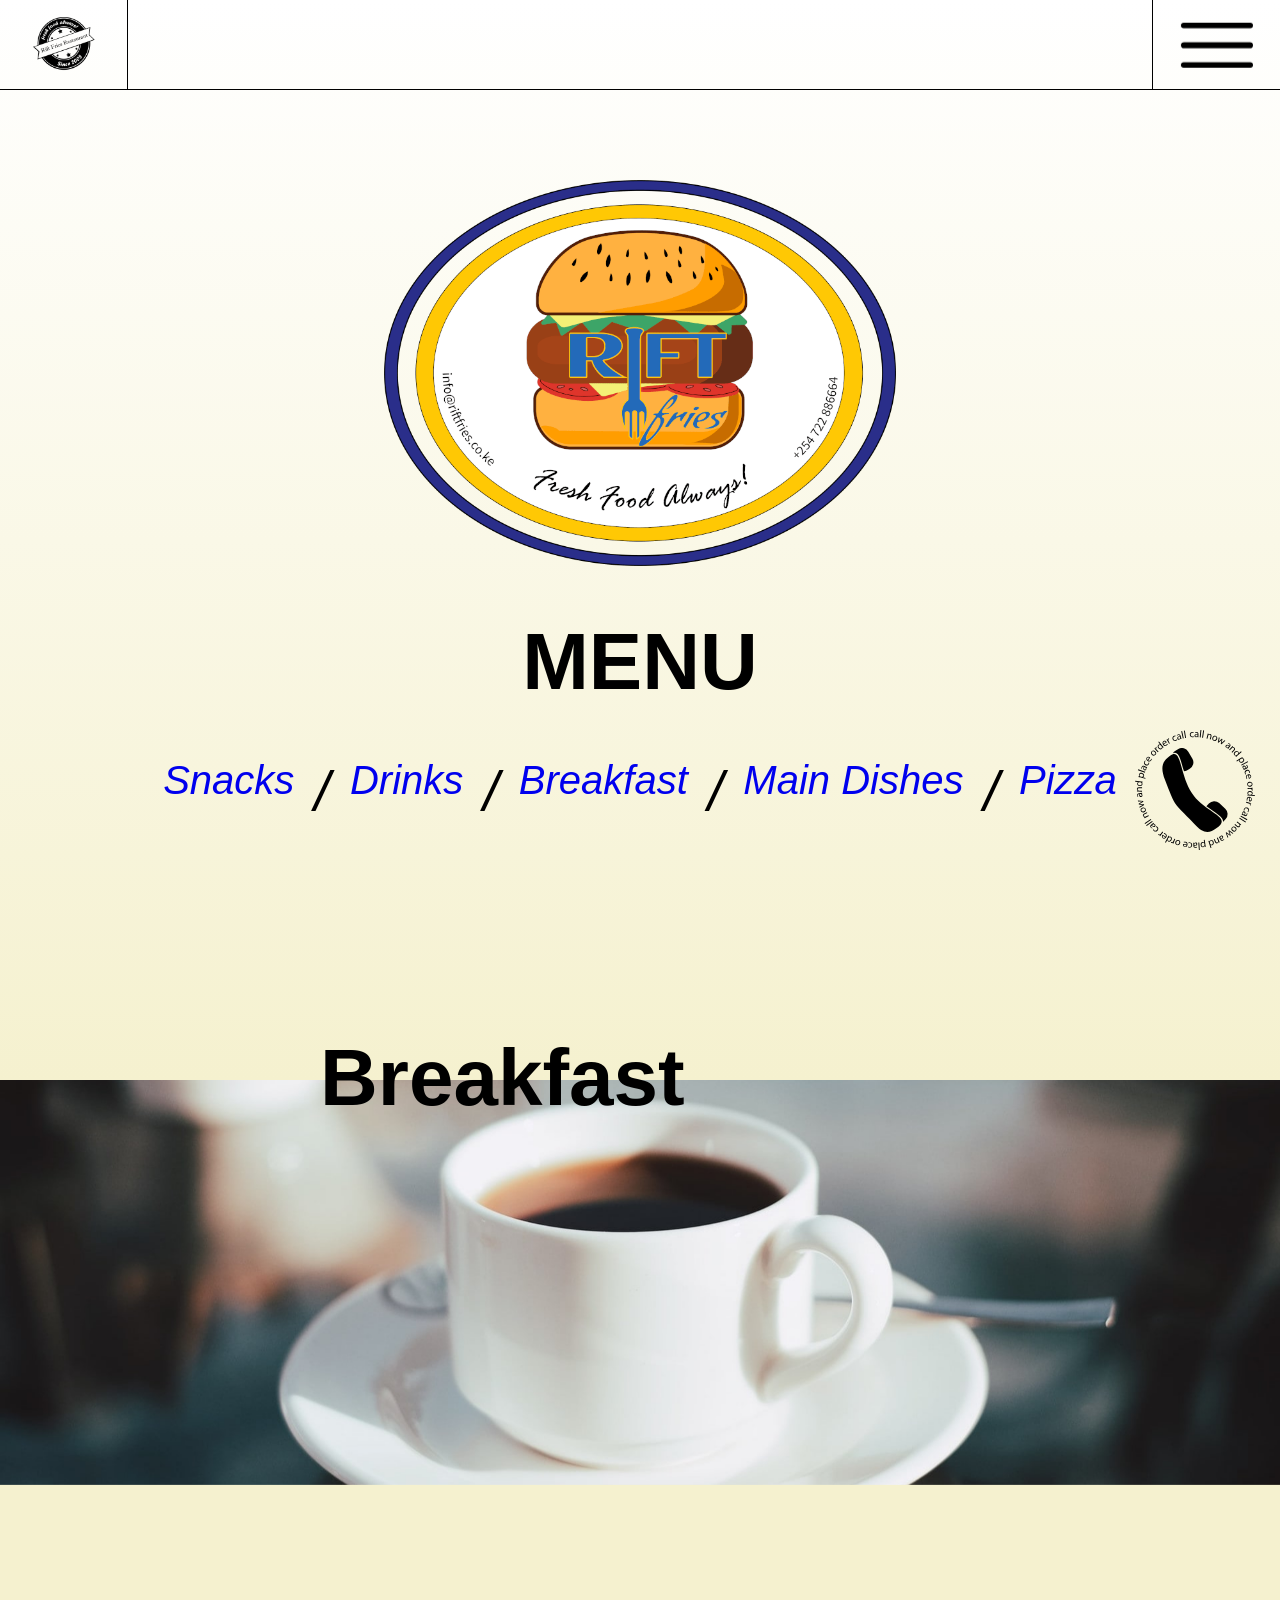
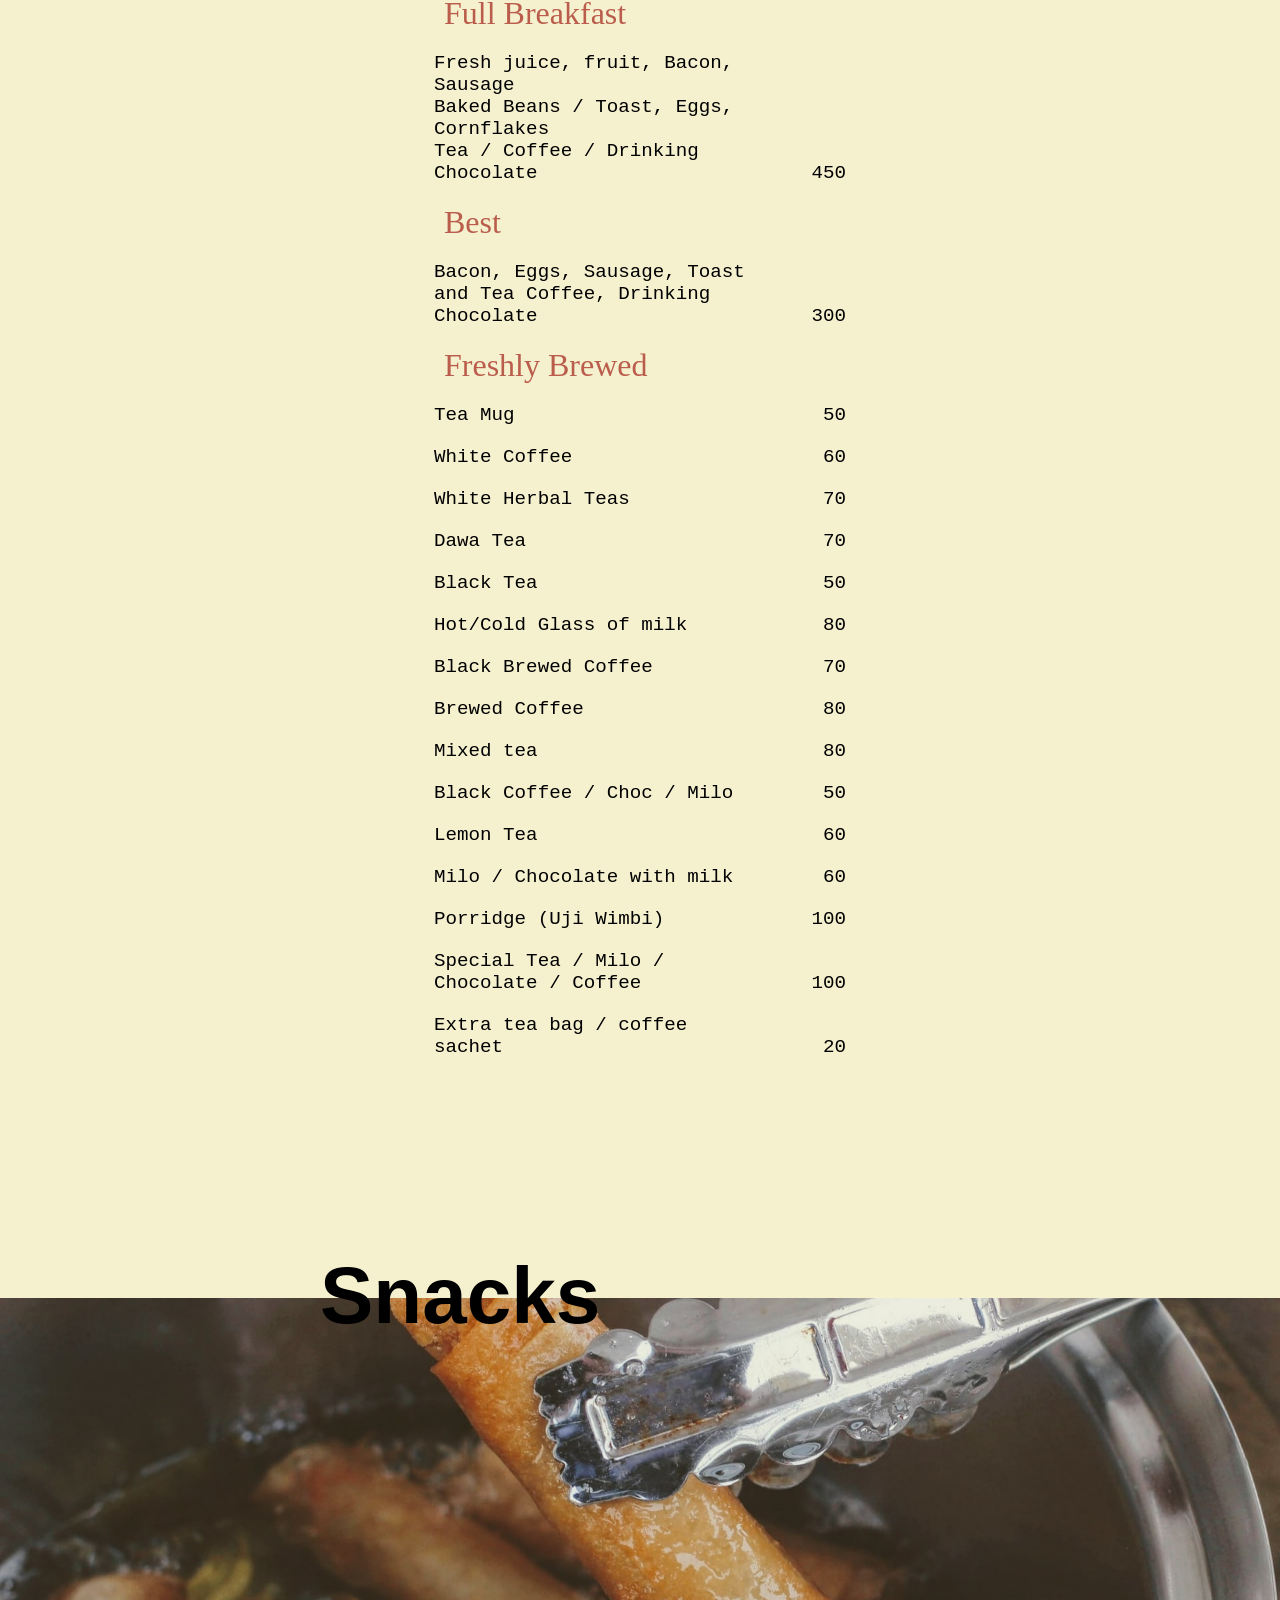
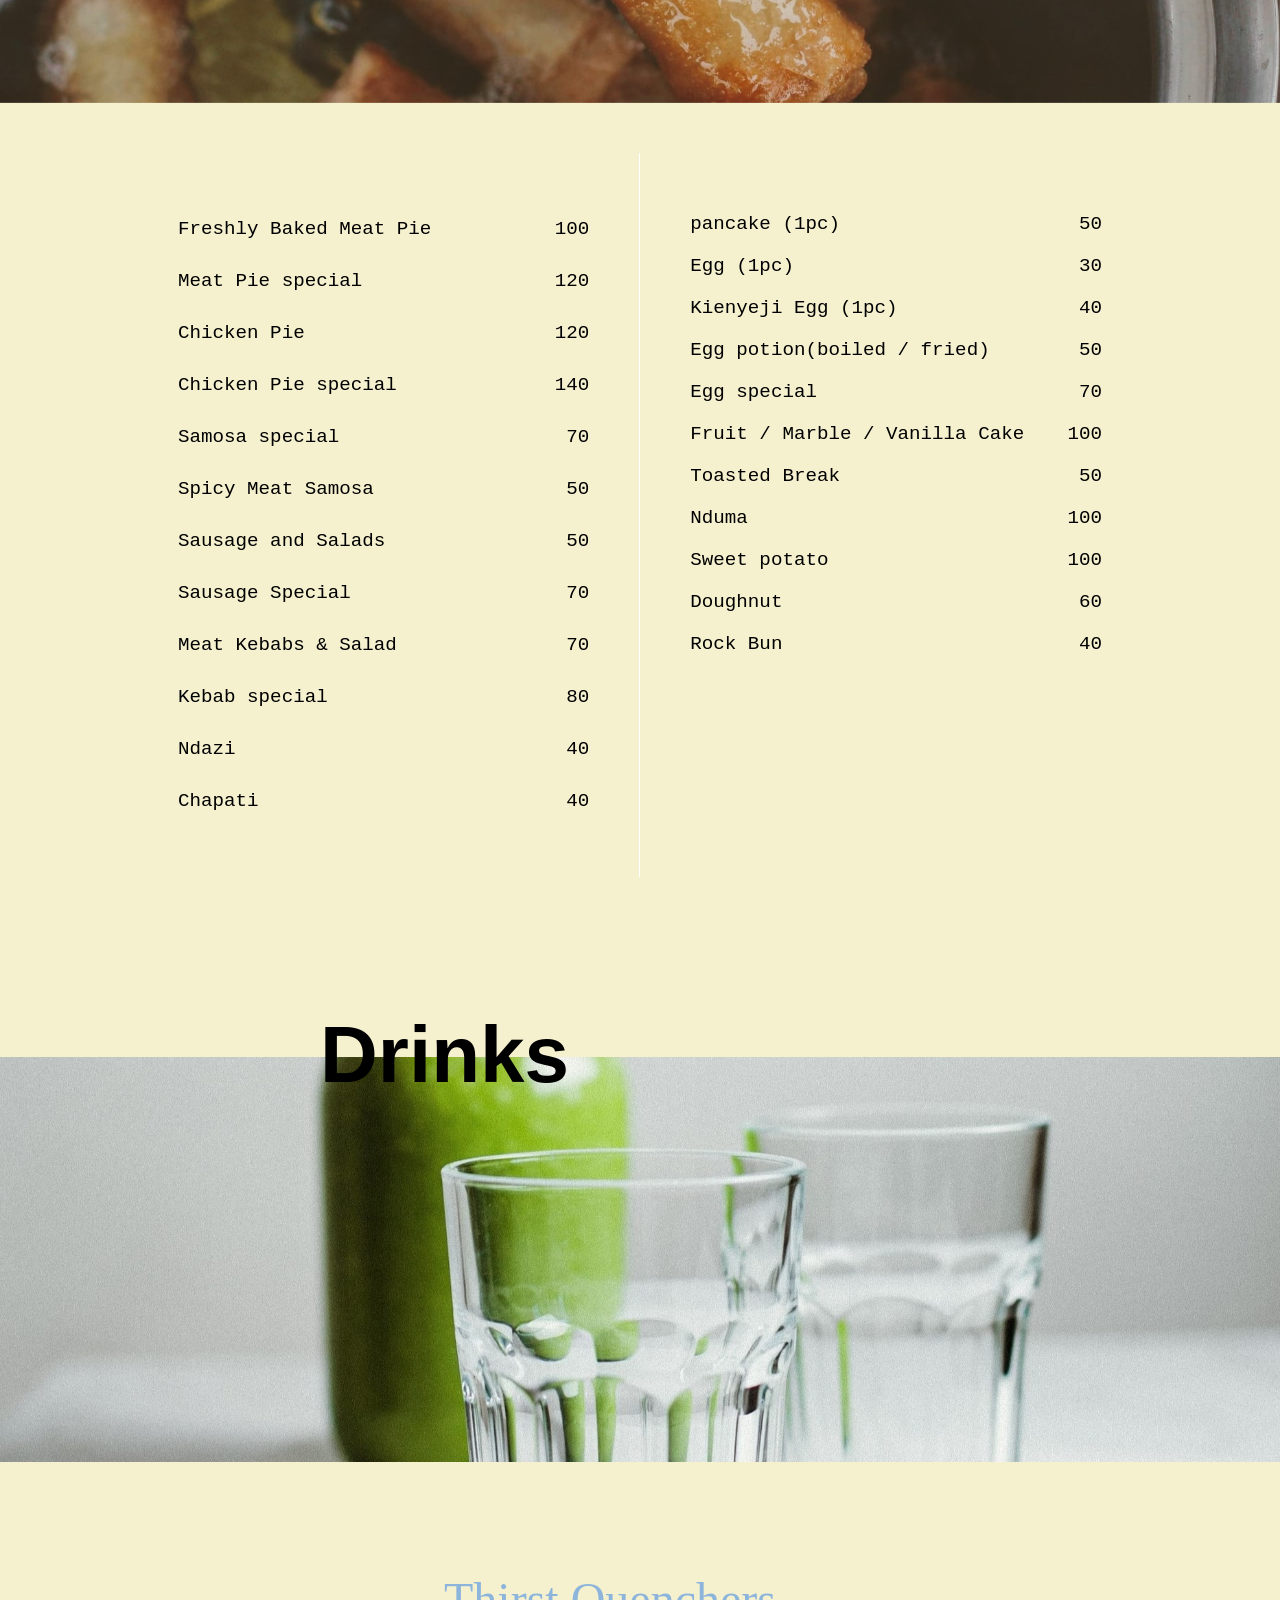
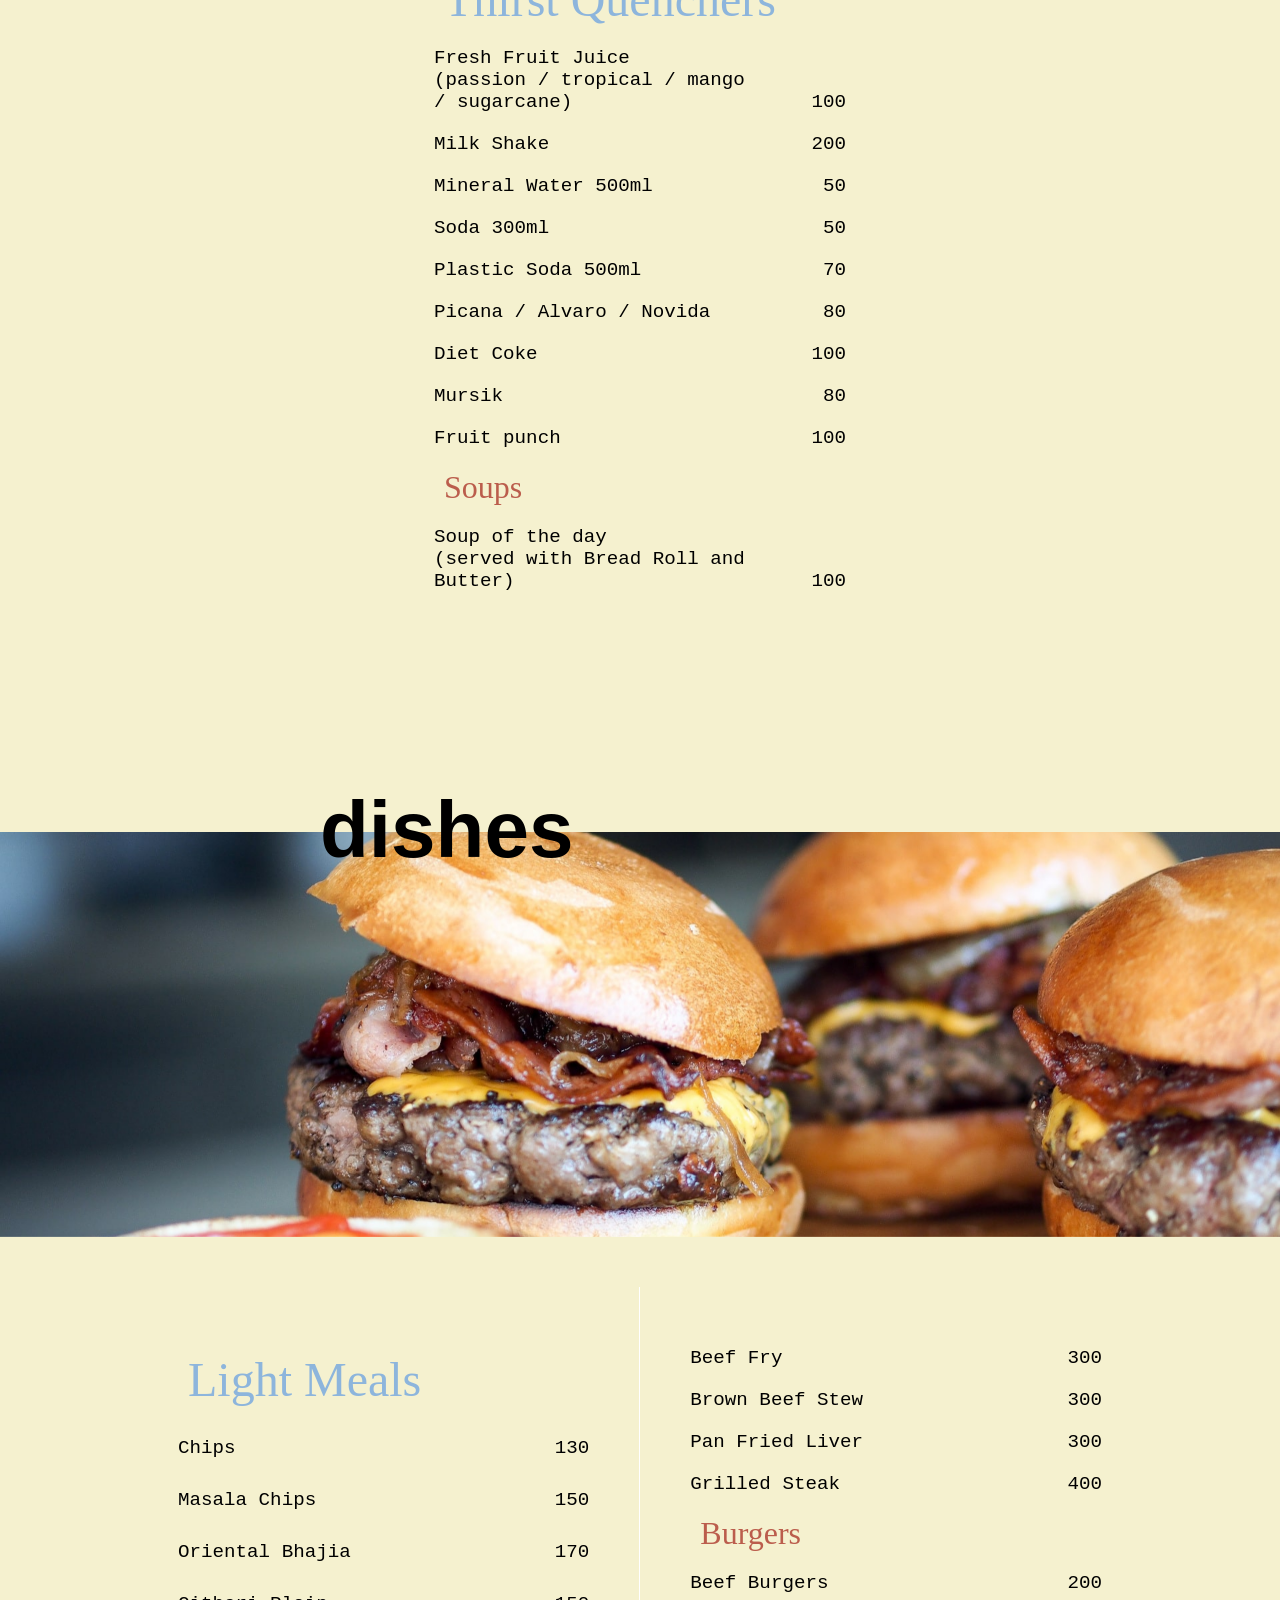
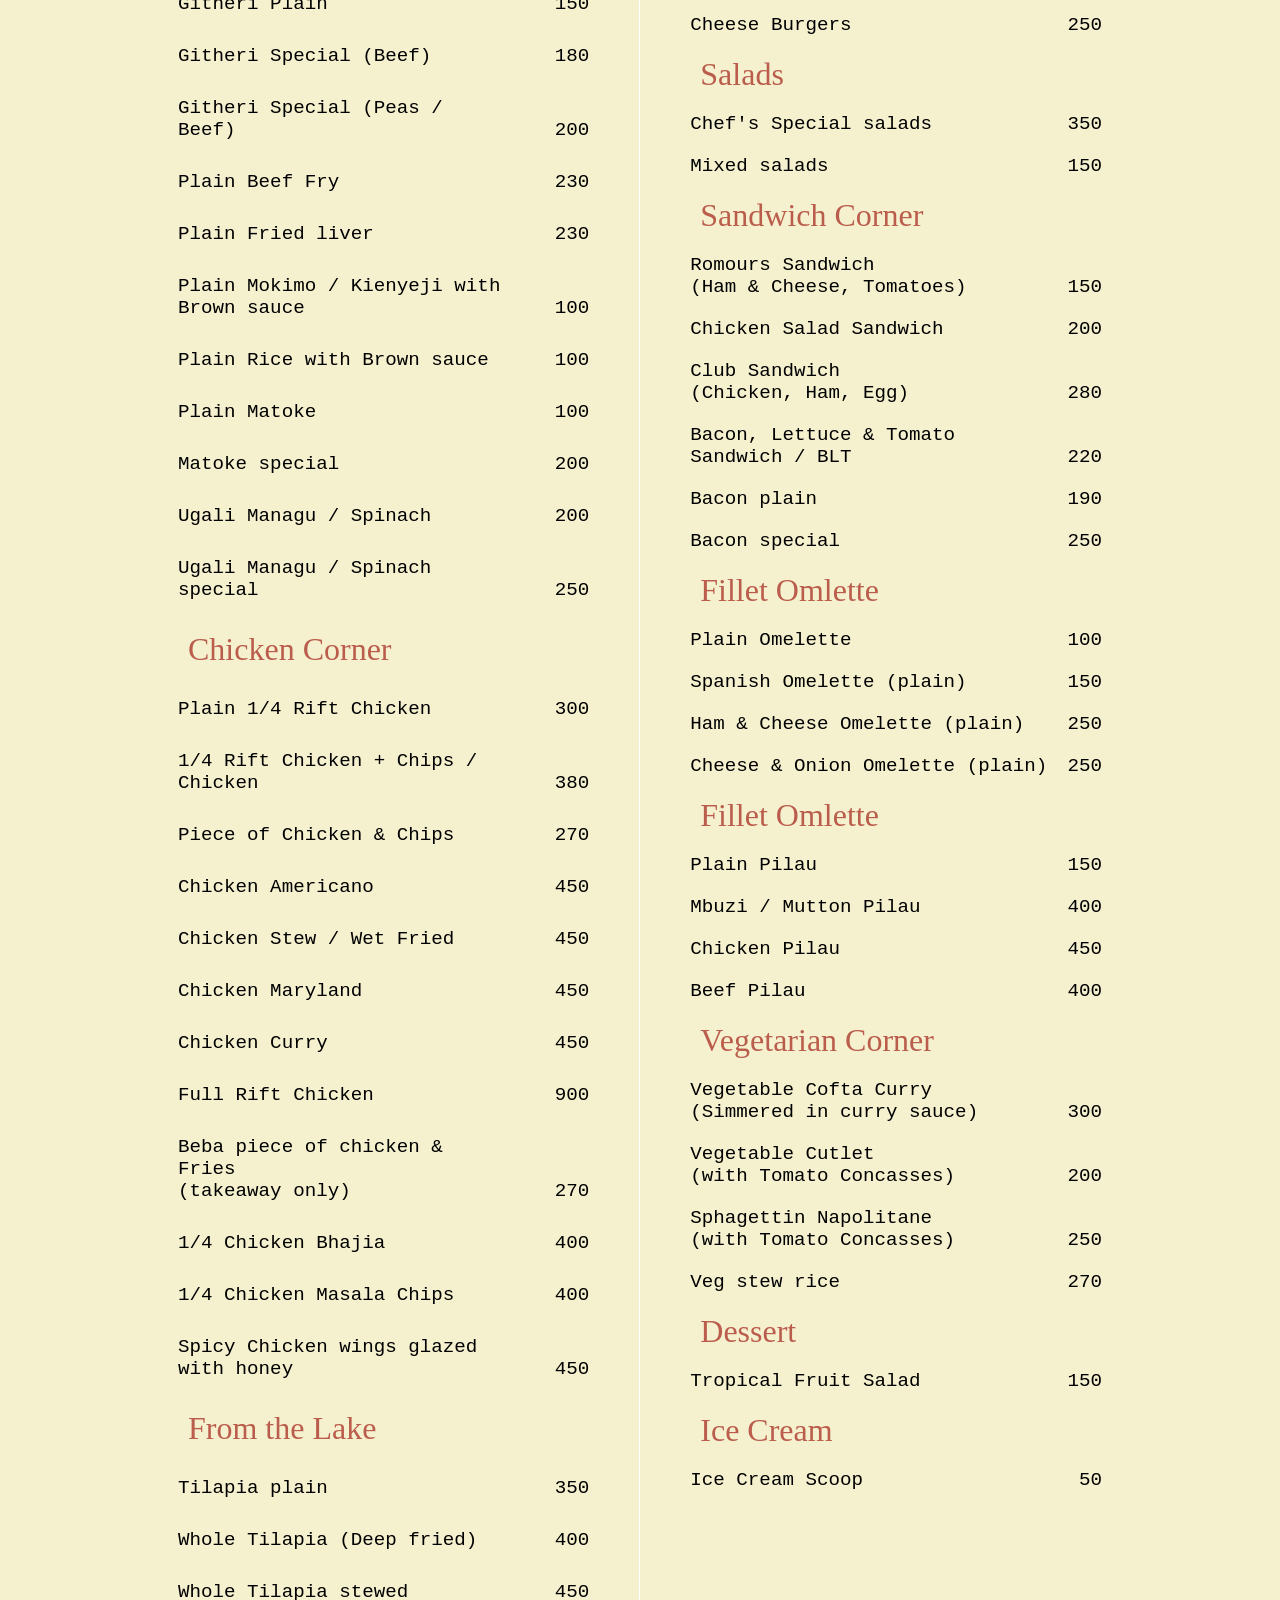
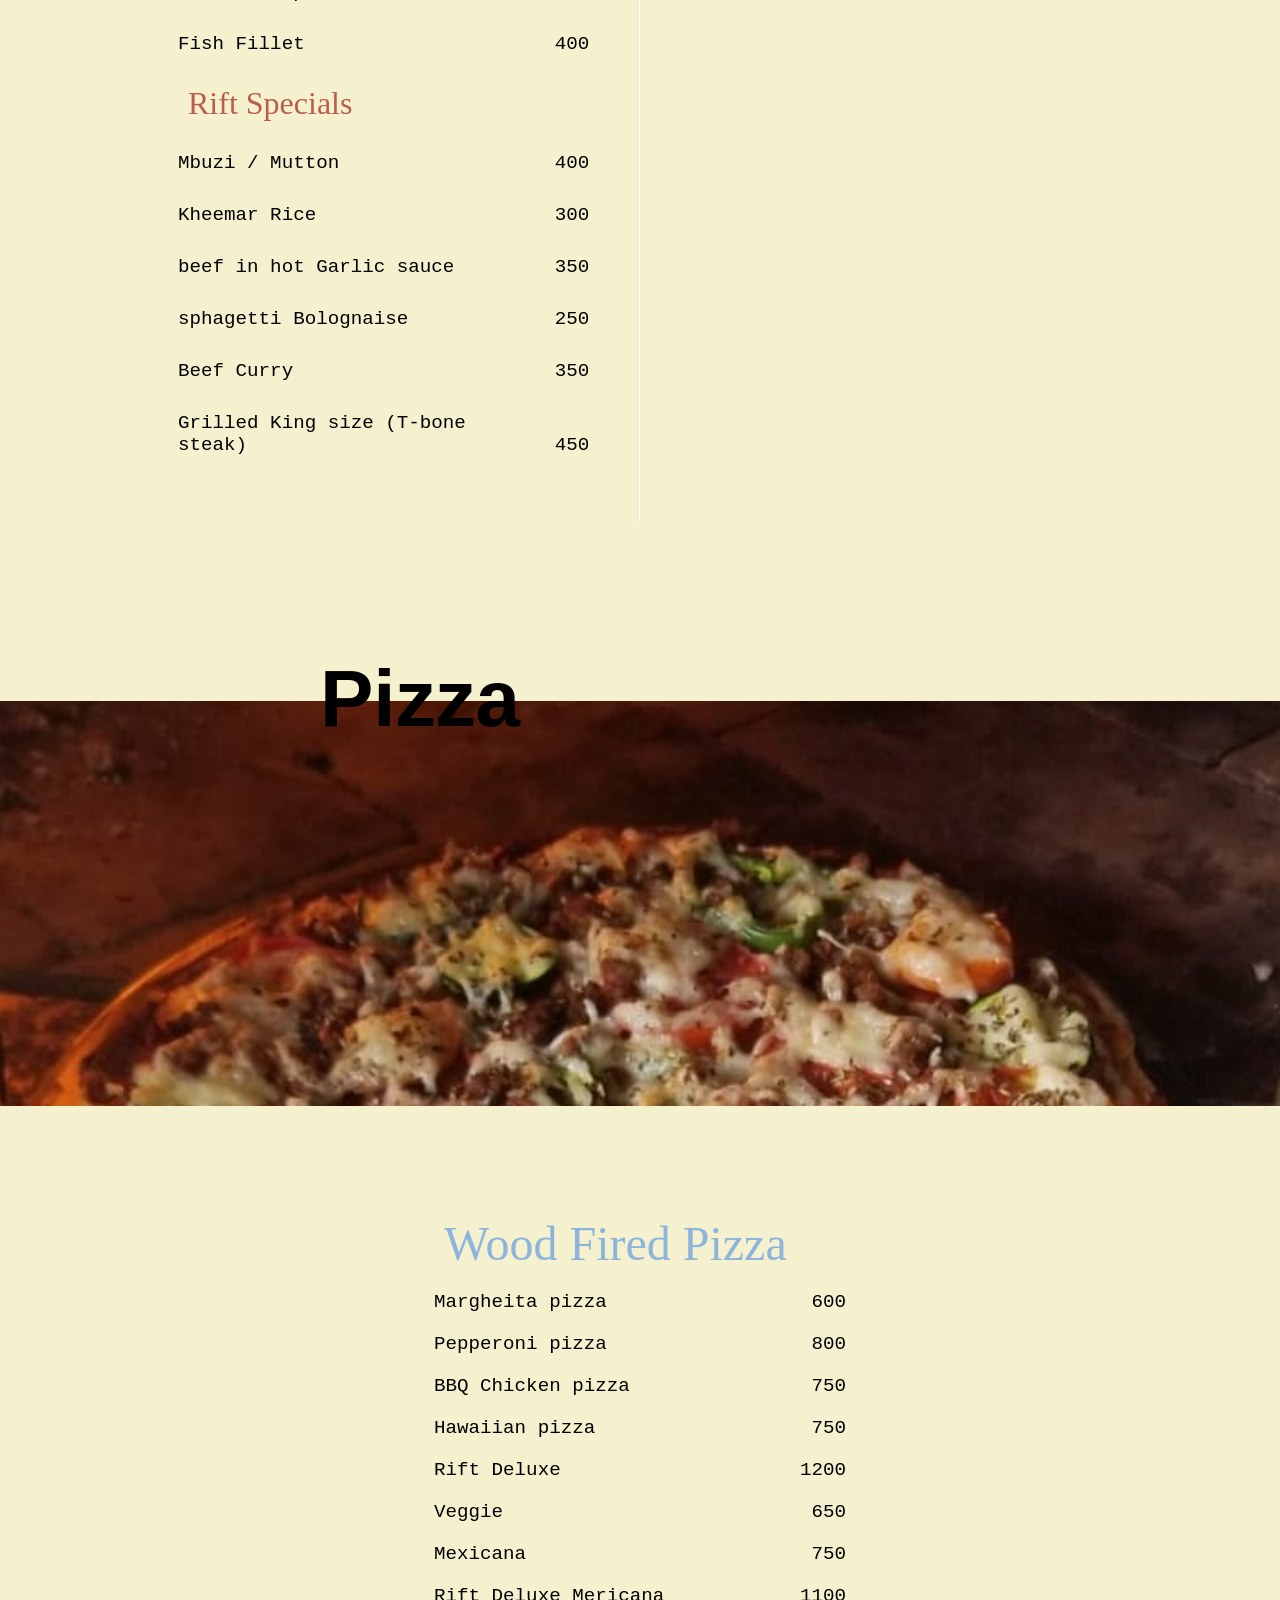
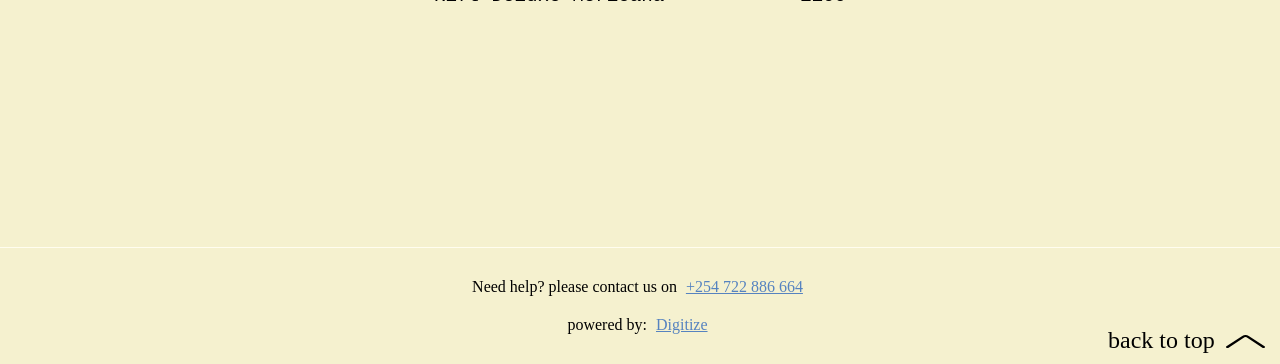
<file: menu/index.html>
<!DOCTYPE html>

<html lang="en">

<head>

    <!-- Global site tag (gtag.js) - Google Analytics -->

	<script async src="https://www.googletagmanager.com/gtag/js?id=UA-172720296-1"></script>

	<script>

		window.dataLayer = window.dataLayer || [];



		function gtag() {

			dataLayer.push(arguments);

		}

		gtag('js', new Date());



		gtag('config', 'UA-172720296-1');

	</script>

    <meta charset="UTF-8">

    <meta http-equiv="X-UA-Compatible" content="IE=edge">

    <meta name="viewport" content="width=device-width, initial-scale=1.0">

    <meta name="description" content="RiftFries up to date online menu. Have a look at all our dishes and prices. Need something delivered to you? We do deliveries within Nakuru">

    <title>RiftFries Menu</title>

    <link rel="apple-touch-icon" sizes="180x180" href="/assets/img/favicon/apple-touch-icon.png">

    <link rel="icon" type="image/png" sizes="32x32" href="/assets/img/favicon/favicon-32x32.png">

    <link rel="icon" type="image/png" sizes="16x16" href="/assets/img/favicon/favicon-16x16.png">

    <link rel="manifest" href="/assets/img/favicon/site.webmanifest">  

    <link rel="stylesheet" href="/assets/css/menu.css">

</head>

<body>
    
        <div class="loading-screen">
        <svg viewbox="0 0 100 20">
            <defs>
              <linearGradient id="gradient">
                <stop color="#000"/>
              </linearGradient>
              <pattern id="wave" x="0" y="-0.5" width="100%" height="100%" patternUnits="userSpaceOnUse">
                <path id="wavePath" d="M-40 9 Q-30 7 -20 9 T0 9 T20 9 T40 9 T60 9 T80 9 T100 9 T120 9 V20 H-40z" mask="url(#mask)" fill="url(#gradient)"> 
                </path>
              </pattern>
            </defs>
            <text text-anchor="middle" x="50" y="15" font-size="17" fill="white" fill-opacity="0.1">Rift Fries</text>
            <text text-anchor="middle" x="50" y="15" font-size="17" fill="url(#wave)"  fill-opacity="1">Rift Fries</text>
          </svg>
    </div>


    <nav class="header" id="header">

        <div class="left"><img src="/assets/img/logos/rift_fries_stamp.png" alt="rift fries restaurant logo secondary "></div>

        <div class="middle"></div>

        <div class="right" id="burger"> 

            <img class="nav_icon menu_active" src="/assets/img/burger-icon.svg" alt="burger icon">

            <img class="nav_icon" src="/assets/img/close-icon.svg" alt="close icon">

        </div>

    </nav>

    <nav class="menu" id="navMenu">

            <a href="/">Home</a>
            
            <a href="/about">About</a>

            <p class="modal_btn">Delivery</p>

            <p class="modal_btn">Reservations</p>

            <a href="tel:+254722886664" class="bottom-left">+254 722 886 664</a>

            <a href="" class="bottom-right">mosesbarto@riftfries.coke</a>

       

    </nav>

    <nav class="modal-delivery" id="modal">

        <button id="modal_close"><img src="/assets/img/close-icon-yellow.svg" alt=""></button>

        <h2>Delivery and take out</h2>

        <p>call us on <a href="tel:+254722886664">+254 722 886 664</a> to place your order, also call and have your meal 

            prepped for pick up and given to you in your car. We are open for take out. We only do deliveries withing Nakuru CBD</p>

        <h2>Reservations and catering</h2>

        <p>If you are in need of outside catering services, call us on <a href="tel:+254722886664">+254 722 886 664</a> and let us know what you need.</p>

    </nav>



    <nav class="call">

        <a href="tel:+254722886664"><img class="inner" src="/assets/img/call_button/call_now_black.svg" alt="call button">

       <img class="outer" src="/assets/img/call_button/call_now_border.svg" alt="call button border"></a>

    </nav>



    <!-- banner section -->

    <section class="banner">

        <img src="/assets/img/logos/rift_fries_logo.png" alt="rift fries logo primary">

        <h1 id="top">MENU</h1>

        <div class="nav_menu">

            <a class="scrolling" href="#snacks">Snacks</a> <p>/</p>

            <a class="scrolling" href="#drinks">Drinks</a> <p>/</p>

            <a class="scrolling" href="#breakfast">Breakfast</a> <p>/</p>

            <a class="scrolling" href="#maindishes">Main Dishes</a> <p>/</p>

            <a class="scrolling" href="#pizza">Pizza</a>

    

            </div>

    </section>

    <!-- end banner section -->



    <!-- Breakfast section -->

    <section class="body">

        <div class="sticky"><h3>breakfast</h3></div>

        <div class="image_background" id="breakfast">

            <h2>Breakfast</h2>

        </div>

        <div class="menu_container">



            <div class="middle">

                <div class="item">

                    <span class="sub-heading">Full Breakfast</span>

                </div>

                <div class="item">

                    <span class="name">Fresh juice, fruit, Bacon, Sausage<br> Baked Beans / Toast, Eggs, Cornflakes <br> Tea / Coffee / Drinking Chocolate</span>

                    <span class="price">450</span>

                </div>

                <div class="item">

                    <span class="sub-heading">Best</span>

                </div>

                <div class="item">

                    <span class="name">Bacon, Eggs, Sausage, Toast and Tea Coffee, Drinking Chocolate</span>

                    <span class="price">300</span>

                </div>

                <div class="item">

                    <span class="sub-heading">Freshly Brewed</span>

                </div>

                <div class="item">

                    <span class="name">Tea Mug</span>

                    <span class="price">50</span>

                </div>

                <div class="item">

                    <span class="name">White Coffee</span>

                    <span class="price">60</span>

                </div>

                <div class="item">

                    <span class="name">White Herbal Teas</span>

                    <span class="price">70</span>

                </div>

                <div class="item">

                    <span class="name">Dawa Tea</span>

                    <span class="price">70</span>

                </div>

                <div class="item">

                    <span class="name">Black Tea</span>

                    <span class="price">50</span>

                </div>

                <div class="item">

                    <span class="name">Hot/Cold Glass of milk</span>

                    <span class="price">80</span>

                </div>

                <div class="item">

                    <span class="name">Black Brewed Coffee</span>

                    <span class="price">70</span>

                </div>

                <div class="item">

                    <span class="name">Brewed Coffee</span>

                    <span class="price">80</span>

                </div>

                <div class="item">

                    <span class="name">Mixed tea</span>

                    <span class="price">80</span>

                </div>

                <div class="item">

                    <span class="name">Black Coffee / Choc / Milo</span>

                    <span class="price">50</span>

                </div>

                <div class="item">

                    <span class="name">Lemon Tea</span>

                    <span class="price">60</span>

                </div>

                <div class="item">

                    <span class="name">Milo / Chocolate with milk</span>

                    <span class="price">60</span>

                </div>

                <div class="item">

                    <span class="name">Porridge (Uji Wimbi)</span>

                    <span class="price">100</span>

                </div>

                <div class="item">

                    <span class="name">Special Tea / Milo / Chocolate / Coffee</span>

                    <span class="price">100</span>

                </div>

                <div class="item">

                    <span class="name">Extra tea bag / coffee sachet</span>

                    <span class="price">20</span>

                </div>

                

            </div>



        </div>

    </section>

    <!-- Breakfast section end -->



    <!-- Snacks section -->



    <section class="body">

        <div class="sticky"><h3>snacks</h3></div>

        <div class="image_background" id="snacks">

            <h2>Snacks</h2>

        </div>

        <div class="menu_container">



            <div class="left">

                <div class="item">

                    <span class="name">Freshly Baked Meat Pie</span>

                    <span class="price">100</span>

                </div>

                <div class="item">

                    <span class="name">Meat Pie special</span>

                    <span class="price">120</span>

                </div>

                <div class="item">

                    <span class="name">Chicken Pie</span>

                    <span class="price">120</span>

                </div>

                <div class="item">

                    <span class="name">Chicken Pie special</span>

                    <span class="price">140</span>

                </div>

                <div class="item">

                    <span class="name">Samosa special</span>

                    <span class="price">70</span>

                </div>

                <div class="item">

                    <span class="name">Spicy Meat Samosa</span>

                    <span class="price">50</span>

                </div>

                <div class="item">

                    <span class="name">Sausage and Salads</span>

                    <span class="price">50</span>

                </div>

                <div class="item">

                    <span class="name">Sausage Special</span>

                    <span class="price">70</span>

                </div>

                <div class="item">

                    <span class="name">Meat Kebabs & Salad</span>

                    <span class="price">70</span>

                </div>

                <div class="item">

                    <span class="name">Kebab special</span>

                    <span class="price">80</span>

                </div>

                <div class="item">

                    <span class="name">Ndazi</span>

                    <span class="price">40</span>

                </div>

                <div class="item">

                    <span class="name">Chapati</span>

                    <span class="price">40</span>

                </div>



            </div>



            <div class="right">

                <div class="item">

                    <span class="name">pancake (1pc)</span>

                    <span class="price">50</span>

                </div>

                <div class="item">

                    <span class="name">Egg (1pc)</span>

                    <span class="price">30</span>

                </div>

                <div class="item">

                    <span class="name">Kienyeji Egg (1pc)</span>

                    <span class="price">40</span>

                </div>

                <div class="item">

                    <span class="name">Egg potion(boiled / fried)</span>

                    <span class="price">50</span>

                </div>

                <div class="item">

                    <span class="name">Egg special</span>

                    <span class="price">70</span>

                </div>

                <div class="item">

                    <span class="name">Fruit / Marble / Vanilla Cake</span>

                    <span class="price">100</span>

                </div>

                <div class="item">

                    <span class="name">Toasted Break</span>

                    <span class="price">50</span>

                </div>

                <div class="item">

                    <span class="name">Nduma</span>

                    <span class="price">100</span>

                </div>

                <div class="item">

                    <span class="name">Sweet potato</span>

                    <span class="price">100</span>

                </div>

                <div class="item">

                    <span class="name">Doughnut</span>

                    <span class="price">60</span>

                </div>

                <div class="item">

                    <span class="name">Rock Bun</span>

                    <span class="price">40</span>

                </div>



            </div>

        </div>

    </section>

    <!-- snacks section end -->



    <!-- drinks section -->

    <section class="body">

        <div class="sticky"><h3>drinks</h3></div>

        <div class="image_background" id="drinks">

            <h2>Drinks</h2>

        </div>

        <div class="menu_container">



            <div class="middle">

                <div class="item">

                    <span class="heading">Thirst Quenchers</span>

                </div>

                <div class="item">

                    <span class="name">Fresh Fruit Juice <br> (passion / tropical / mango / sugarcane)</span>

                    <span class="price">100</span>

                </div>

                <div class="item">

                    <span class="name">Milk Shake</span>

                    <span class="price">200</span>

                </div>

                <div class="item">

                    <span class="name">Mineral Water 500ml</span>

                    <span class="price">50</span>

                </div>

                <div class="item">

                    <span class="name">Soda 300ml</span>

                    <span class="price">50</span>

                </div>

                <div class="item">

                    <span class="name">Plastic Soda 500ml</span>

                    <span class="price">70</span>

                </div>

                <div class="item">

                    <span class="name">Picana / Alvaro / Novida</span>

                    <span class="price">80</span>

                </div>

                <div class="item">

                    <span class="name">Diet Coke</span>

                    <span class="price">100</span>

                </div>

                <div class="item">

                    <span class="name">Mursik</span>

                    <span class="price">80</span>

                </div>

                <div class="item">

                    <span class="name">Fruit punch</span>

                    <span class="price">100</span>

                </div>

                <div class="item">

                    <span class="sub-heading">Soups</span>

                </div>

                <div class="item">

                    <span class="name">Soup of the day <br> (served with Bread Roll and Butter)</span>

                    <span class="price">100</span>

                </div>

                

            </div>



           



        </div>

    </section>

    <!-- drinks section end -->



    <!-- Light Meals -->

    <section class="body">

        <div class="sticky"><h3>Dishes</h3></div>

        <div class="image_background" id="maindishes">

            <h2>dishes</h2>

        </div>

        <div class="menu_container">



            <div class="left">

                <div class="item">

                    <span class="heading">Light Meals</span>

                </div>

                <div class="item">

                    <span class="name">Chips</span>

                    <span class="price">130</span>

                </div>

                <div class="item">

                    <span class="name">Masala Chips</span>

                    <span class="price">150</span>

                </div>

                <div class="item">

                    <span class="name">Oriental Bhajia</span>

                    <span class="price">170</span>

                </div>

                <div class="item">

                    <span class="name">Githeri Plain</span>

                    <span class="price">150</span>

                </div>

                <div class="item">

                    <span class="name">Githeri Special (Beef)</span>

                    <span class="price">180</span>

                </div>

                <div class="item">

                    <span class="name">Githeri Special (Peas / Beef)</span>

                    <span class="price">200</span>

                </div>

                <div class="item">

                    <span class="name">Plain Beef Fry</span>

                    <span class="price">230</span>

                </div>

                <div class="item">

                    <span class="name">Plain Fried liver</span>

                    <span class="price">230</span>

                </div>

                <div class="item">

                    <span class="name">Plain Mokimo / Kienyeji with Brown sauce</span>

                    <span class="price">100</span>

                </div>

                <div class="item">

                    <span class="name">Plain Rice with Brown sauce</span>

                    <span class="price">100</span>

                </div>

                <div class="item">

                    <span class="name">Plain Matoke</span>

                    <span class="price">100</span>

                </div>

                <div class="item">

                    <span class="name">Matoke special</span>

                    <span class="price">200</span>

                </div>

                <div class="item">

                    <span class="name">Ugali Managu / Spinach</span>

                    <span class="price">200</span>

                </div>

                <div class="item">

                    <span class="name">Ugali Managu / Spinach special</span>

                    <span class="price">250</span>

                </div>

                <div class="item">

                    <span class="sub-heading">Chicken Corner</span>

                </div>

                <div class="item">

                    <span class="name">Plain 1/4 Rift Chicken</span>

                    <span class="price">300</span>

                </div>

                <div class="item">

                    <span class="name">1/4 Rift Chicken + Chips / Chicken</span>

                    <span class="price">380</span>

                </div>

                <div class="item">

                    <span class="name">Piece of Chicken & Chips</span>

                    <span class="price">270</span>

                </div>

                <div class="item">

                    <span class="name">Chicken Americano</span>

                    <span class="price">450</span>

                </div>

                <div class="item">

                    <span class="name">Chicken Stew / Wet Fried</span>

                    <span class="price">450</span>

                </div>

                <div class="item">

                    <span class="name">Chicken Maryland</span>

                    <span class="price">450</span>

                </div>

                <div class="item">

                    <span class="name">Chicken Curry</span>

                    <span class="price">450</span>

                </div>

                <div class="item">

                    <span class="name">Full Rift Chicken</span>

                    <span class="price">900</span>

                </div>

                <div class="item">

                    <span class="name">Beba piece of chicken & Fries <br> (takeaway only)</span>

                    <span class="price">270</span>

                </div>

                <div class="item">

                    <span class="name">1/4 Chicken Bhajia</span>

                    <span class="price">400</span>

                </div>

                <div class="item">

                    <span class="name">1/4 Chicken Masala Chips</span>

                    <span class="price">400</span>

                </div>

                <div class="item">

                    <span class="name">Spicy Chicken wings glazed with honey</span>

                    <span class="price">450</span>

                </div>

                <div class="item">

                    <span class="sub-heading">From the Lake</span>

                </div>

                <div class="item">

                    <span class="name">Tilapia plain</span>

                    <span class="price">350</span>

                </div>

                <div class="item">

                    <span class="name">Whole Tilapia (Deep fried)</span>

                    <span class="price">400</span>

                </div>

                <div class="item">

                    <span class="name">Whole Tilapia stewed</span>

                    <span class="price">450</span>

                </div>

                <div class="item">

                    <span class="name">Fish Fillet</span>

                    <span class="price">400</span>

                </div>

                <div class="item">

                    <span class="sub-heading">Rift Specials</span>

                </div>

                <div class="item">

                    <span class="name">Mbuzi / Mutton</span>

                    <span class="price">400</span>

                </div>

                <div class="item">

                    <span class="name">Kheemar Rice</span>

                    <span class="price">300</span>

                </div>

                <div class="item">

                    <span class="name">beef in hot Garlic sauce</span>

                    <span class="price">350</span>

                </div>

                <div class="item">

                    <span class="name">sphagetti Bolognaise</span>

                    <span class="price">250</span>

                </div>

                <div class="item">

                    <span class="name">Beef Curry</span>

                    <span class="price">350</span>

                </div>

                <div class="item">

                    <span class="name">Grilled King size (T-bone steak)</span>

                    <span class="price">450</span>

                </div>



            </div>



            <div class="right">

                <div class="item">

                    <span class="name">Beef Fry</span>

                    <span class="price">300</span>

                </div>

                <div class="item">

                    <span class="name">Brown Beef Stew</span>

                    <span class="price">300</span>

                </div>

                <div class="item">

                    <span class="name">Pan Fried Liver</span>

                    <span class="price">300</span>

                </div>

                <div class="item">

                    <span class="name">Grilled Steak</span>

                    <span class="price">400</span>

                </div>

                <div class="item">

                    <span class="sub-heading">Burgers</span>

                </div>

                <div class="item">

                    <span class="name">Beef Burgers</span>

                    <span class="price">200</span>

                </div>

                <div class="item">

                    <span class="name">Cheese Burgers</span>

                    <span class="price">250</span>

                </div>

                <div class="item">

                    <span class="sub-heading">Salads</span>

                </div>

                <div class="item">

                    <span class="name">Chef's Special salads</span>

                    <span class="price">350</span>

                </div>

                <div class="item">

                    <span class="name">Mixed salads</span>

                    <span class="price">150</span>

                </div>

                <div class="item">

                    <span class="sub-heading">Sandwich Corner</span>

                </div>

                <div class="item">

                    <span class="name">Romours Sandwich <br> (Ham & Cheese, Tomatoes)</span>

                    <span class="price">150</span>

                </div>

                <div class="item">

                    <span class="name">Chicken Salad Sandwich</span>

                    <span class="price">200</span>

                </div>

                <div class="item">

                    <span class="name">Club Sandwich <br> (Chicken, Ham, Egg)</span>

                    <span class="price">280</span>

                </div>

                <div class="item">

                    <span class="name">Bacon, Lettuce & Tomato <br> Sandwich / BLT</span>

                    <span class="price">220</span>

                </div>

                <div class="item">

                    <span class="name">Bacon plain</span>

                    <span class="price">190</span>

                </div>

                <div class="item">

                    <span class="name">Bacon special</span>

                    <span class="price">250</span>

                </div>

                <div class="item">

                    <span class="sub-heading">Fillet Omlette</span>

                </div>

                <div class="item">

                    <span class="name">Plain Omelette</span>

                    <span class="price">100</span>

                </div>

                <div class="item">

                    <span class="name">Spanish Omelette (plain)</span>

                    <span class="price">150</span>

                </div>

                <div class="item">

                    <span class="name">Ham & Cheese Omelette (plain)</span>

                    <span class="price">250</span>

                </div>

                <div class="item">

                    <span class="name">Cheese & Onion Omelette (plain)</span>

                    <span class="price">250</span>

                </div>

                <div class="item">

                    <span class="sub-heading">Fillet Omlette</span>

                </div>

                <div class="item">

                    <span class="name">Plain Pilau</span>

                    <span class="price">150</span>

                </div>

                <div class="item">

                    <span class="name">Mbuzi / Mutton Pilau</span>

                    <span class="price">400</span>

                </div>

                <div class="item">

                    <span class="name">Chicken Pilau</span>

                    <span class="price">450</span>

                </div>

                <div class="item">

                    <span class="name">Beef Pilau</span>

                    <span class="price">400</span>

                </div>

                <div class="item">

                    <span class="sub-heading">Vegetarian Corner</span>

                </div>

                <div class="item">

                    <span class="name">Vegetable Cofta Curry <br> (Simmered in curry sauce)</span>

                    <span class="price">300</span>

                </div>

                <div class="item">

                    <span class="name">Vegetable Cutlet <br> (with Tomato Concasses)</span>

                    <span class="price">200</span>

                </div>

                <div class="item">

                    <span class="name">Sphagettin Napolitane <br> (with Tomato Concasses)</span>

                    <span class="price">250</span>

                </div>

                <div class="item">

                    <span class="name">Veg stew rice</span>

                    <span class="price">270</span>

                </div>

                <div class="item">

                    <span class="sub-heading">Dessert</span>

                </div>

                <div class="item">

                    <span class="name">Tropical Fruit Salad</span>

                    <span class="price">150</span>

                </div>

                <div class="item">

                    <span class="sub-heading">Ice Cream</span>

                </div>

                <div class="item">

                    <span class="name">Ice Cream Scoop</span>

                    <span class="price">50</span>

                </div>



            </div>

        </div>

    </section>

    <!-- light meals section -->


    <!-- Pizza section -->

    <section class="body">

        <div class="sticky"><h3>Pizza</h3></div>

        <div class="image_background" id="pizza">

            <h2>Pizza</h2>

        </div>

        <div class="menu_container">



            <div class="middle">

                <div class="item">

                    <span class="heading">Wood Fired Pizza</span>

                </div>

                <div class="item">

                    <span class="name">Margheita pizza</span>

                    <span class="price">600</span>

                </div>

                <div class="item">

                    <span class="name">Pepperoni pizza</span>

                    <span class="price">800</span>

                </div>

                <div class="item">

                    <span class="name">BBQ Chicken pizza</span>

                    <span class="price">750</span>

                </div>

                <div class="item">

                    <span class="name">Hawaiian pizza</span>

                    <span class="price">750</span>

                </div>

                <div class="item">

                    <span class="name">Rift Deluxe</span>

                    <span class="price">1200</span>

                </div>

                <div class="item">

                    <span class="name">Veggie</span>

                    <span class="price">650</span>

                </div>

                <div class="item">

                    <span class="name">Mexicana</span>

                    <span class="price">750</span>

                </div>

                <div class="item">

                    <span class="name">Rift Deluxe Mericana</span>

                    <span class="price">1100</span>

                </div>

            </div>

        </div>

    </section>

    <!-- pizza section end -->

    <footer>

        <a class="scrolling text-large" href="#top">back to top <img src="/assets/img/arrow.svg" alt=""></a>

        <p>Need help? please contact us on <a href="tel:+254722886664">+254 722 886 664</a></p>

        <p>powered by: <a target="_blank" href="https://digitize-africa.co.ke">Digitize</a></p>

    </footer>

   



    <script src="/assets/js/jquery.min.js"></script>

    <script src="/assets/js/main.js"></script>

</body>

</html>
</file>
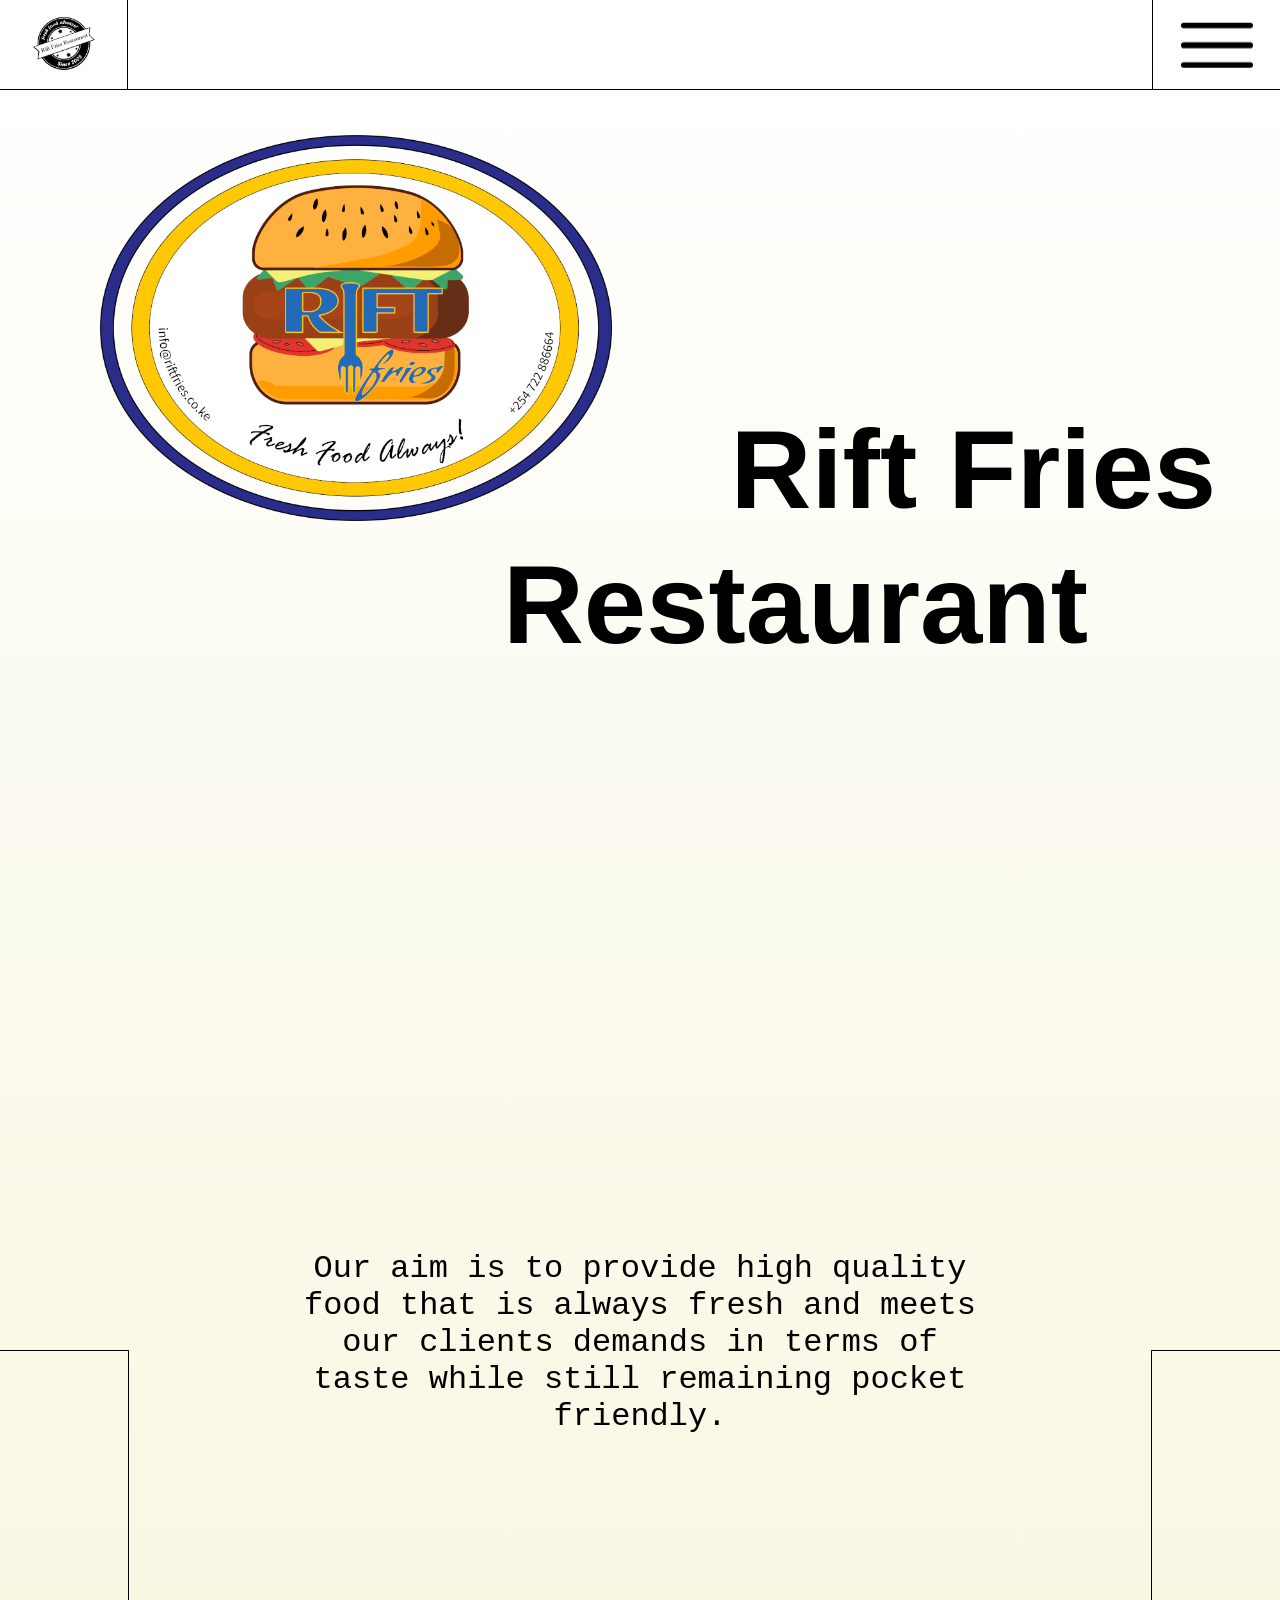
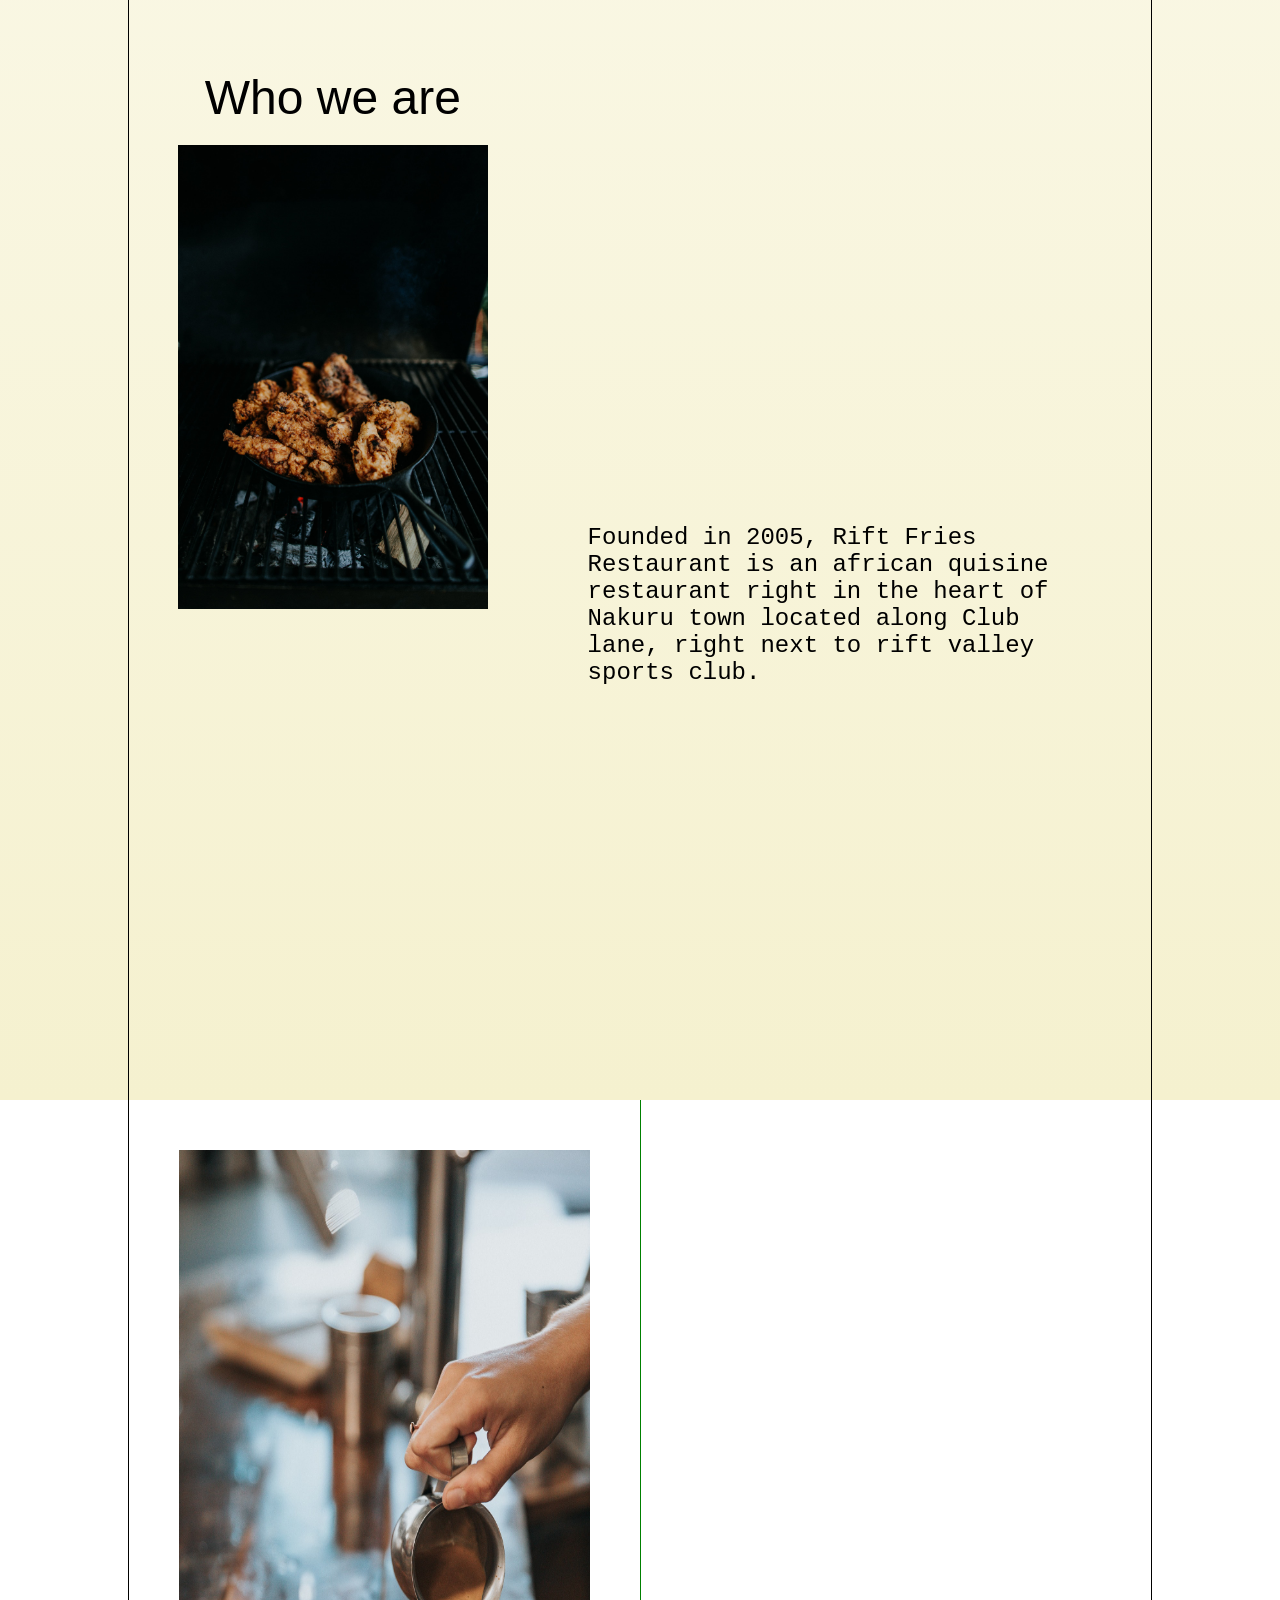
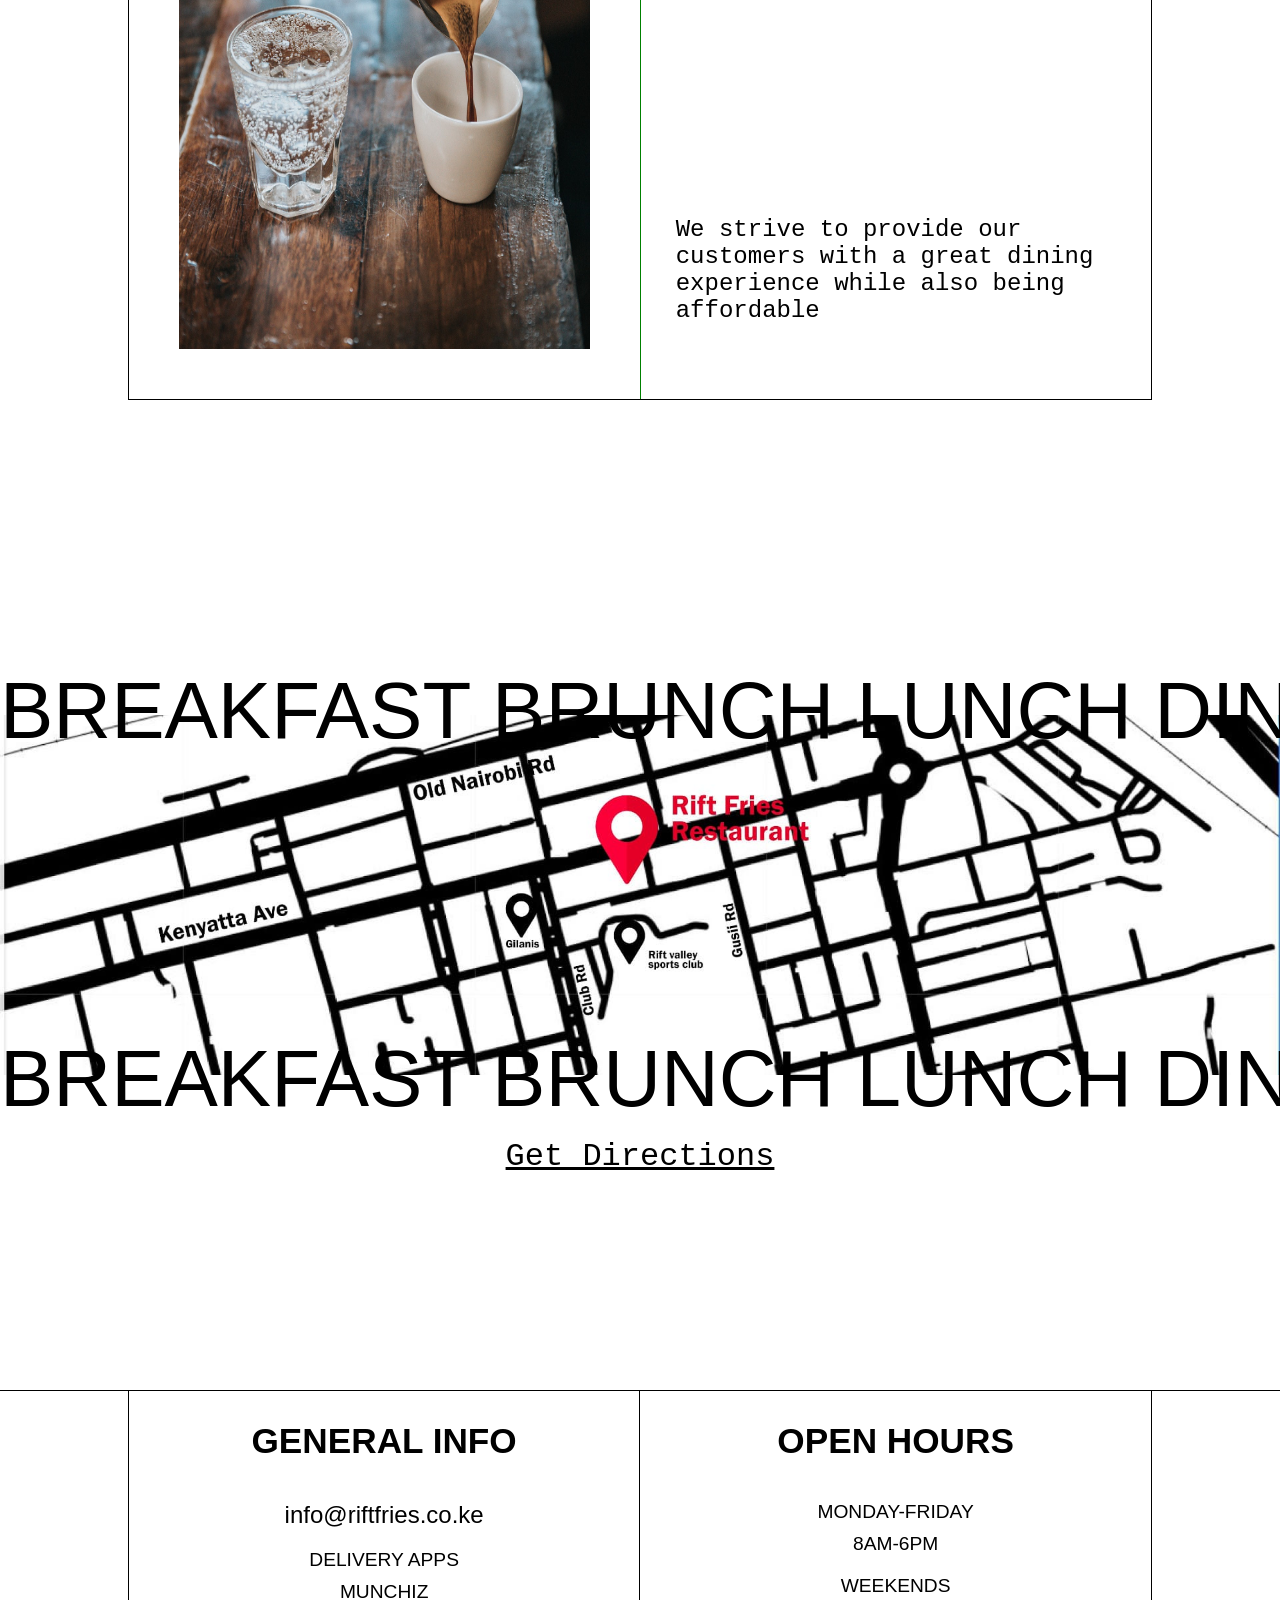
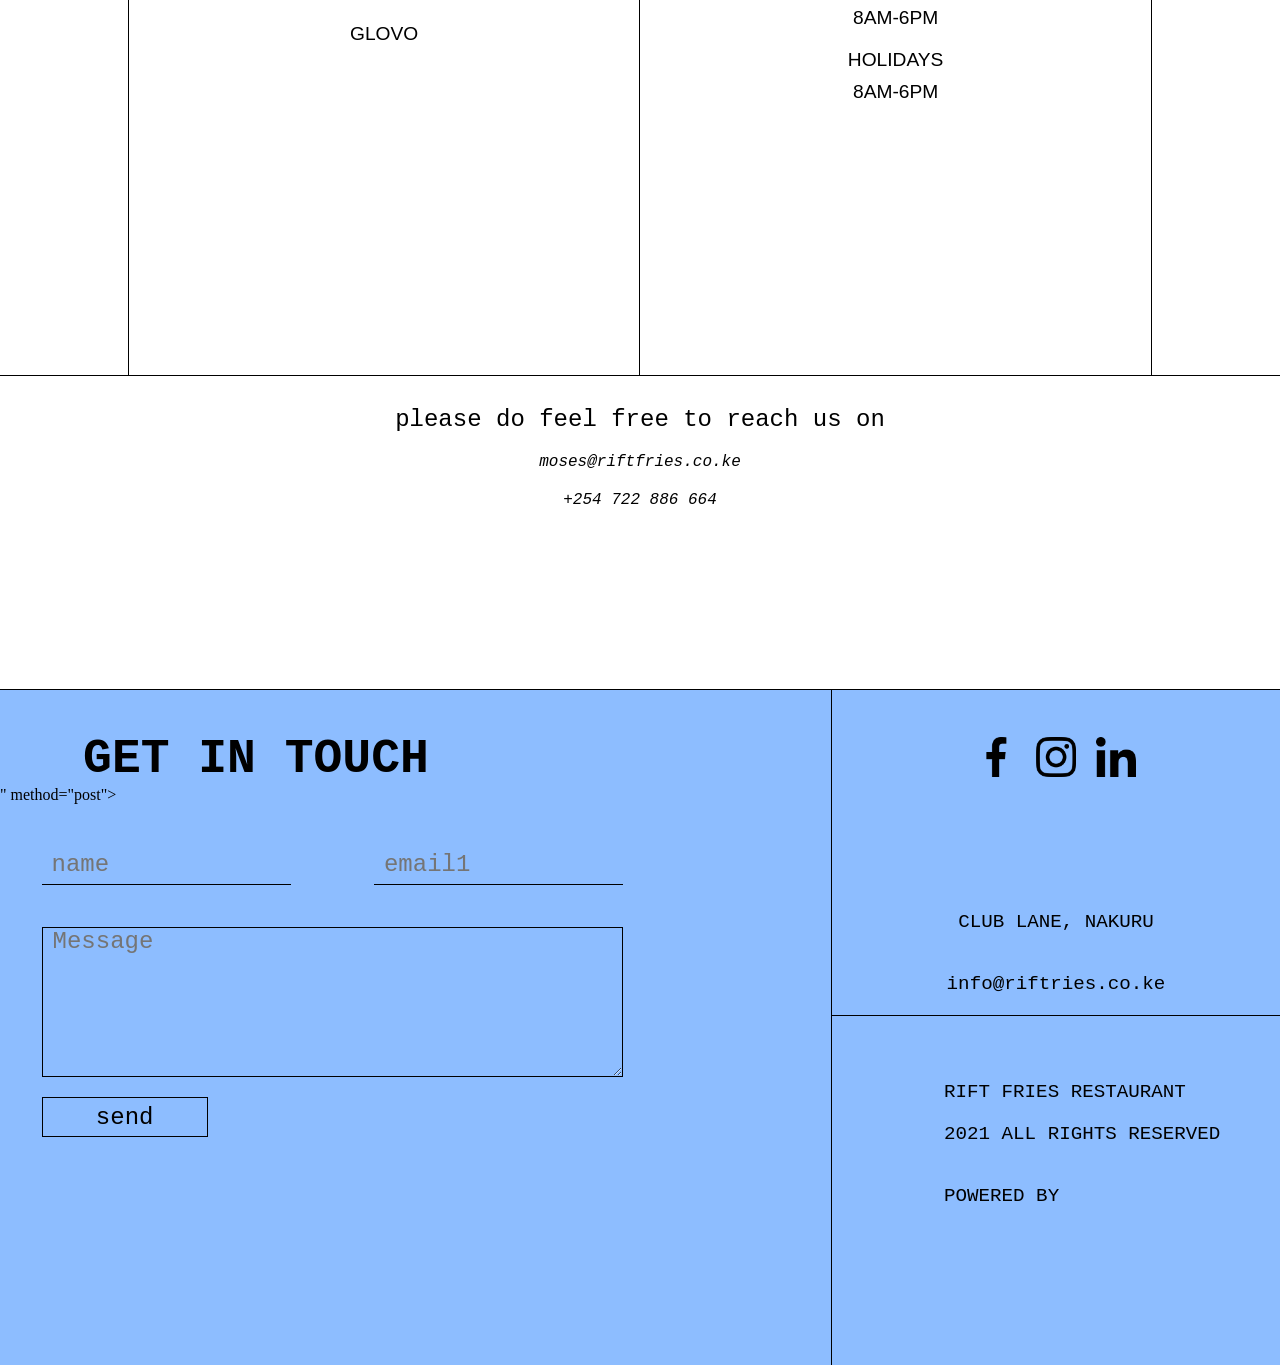
<file: about.html>
<!DOCTYPE html>

<html lang="en">

<head>

    <!-- Global site tag (gtag.js) - Google Analytics -->

    <script async src="https://www.googletagmanager.com/gtag/js?id=UA-172720296-1"></script>

    <script>
        window.dataLayer = window.dataLayer || [];



        function gtag() {

            dataLayer.push(arguments);

        }

        gtag('js', new Date());



        gtag('config', 'UA-172720296-1');
    </script>

    <meta name="description" content="Bases in Nakuru town since 2005. We have a great team, large menu and serve a wide variety of quality dishes. One of the best restaurants in Nakuru, Kenya">

    <meta charset="UTF-8">

    <meta http-equiv="X-UA-Compatible" content="IE=edge">

    <meta name="viewport" content="width=device-width, initial-scale=1.0">

    <link rel="apple-touch-icon" sizes="180x180" href="/assets/img/favicon/apple-touch-icon.png">

    <link rel="icon" type="image/png" sizes="32x32" href="/assets/img/favicon/favicon-32x32.png">

    <link rel="icon" type="image/png" sizes="16x16" href="/assets/img/favicon/favicon-16x16.png">

    <link rel="manifest" href="/assets/img/favicon/site.webmanifest">

    <title>About</title>

    <link rel="stylesheet" href="/assets/css/about.css">

</head>

<body>
    
        <div class="loading-screen">
        <svg viewbox="0 0 100 20">
            <defs>
              <linearGradient id="gradient">
                <stop color="#000"/>
              </linearGradient>
              <pattern id="wave" x="0" y="-0.5" width="100%" height="100%" patternUnits="userSpaceOnUse">
                <path id="wavePath" d="M-40 9 Q-30 7 -20 9 T0 9 T20 9 T40 9 T60 9 T80 9 T100 9 T120 9 V20 H-40z" mask="url(#mask)" fill="url(#gradient)"> 
                </path>
              </pattern>
            </defs>
            <text text-anchor="middle" x="50" y="15" font-size="17" fill="white" fill-opacity="0.1">Rift Fries</text>
            <text text-anchor="middle" x="50" y="15" font-size="17" fill="url(#wave)"  fill-opacity="1">Rift Fries</text>
          </svg>
    </div>


    <nav class="header" id="header">

        <div class="left"><img src="/assets/img/logos/rift_fries_stamp.png" alt="rift fries restaurant logo secondary "></div>

        <div class="middle"></div>

        <div class="right" id="burger">

            <img class="nav_icon menu_active" src="/assets/img/burger-icon.svg" alt="burger icon">

            <img class="nav_icon" src="/assets/img/close-icon.svg" alt="close icon">

        </div>

    </nav>

    <nav class="menu" id="navMenu">

        <a href="./">Home</a>

        <a href="./menu">Menu</a>

        <p class="modal_btn">Delivery</p>

        <a class="scrolling" href="#map">Locate us</a>

        <a href="tel:+254722886664" class="bottom-left">+254 722 886 664</a>

        <a href="" class="bottom-right">mosesbarto@riftfries.coke</a>



    </nav>

    <nav class="modal-delivery" id="modal">

        <button id="modal_close"><img src="/assets/img/close-icon-yellow.svg" alt="icon close"></button>

        <h2>Delivery and take out</h2>

        <p>call us on <a href="tel:+254722886664">+254 722 886 664</a> to place your order, also call and have your meal

            prepped for pick up and given to you in your car. We are open for take out. We only do deliveries withing Nakuru CBD</p>

        <h2>Reservations and catering</h2>

        <p>If you are in need of outside catering services, call us on <a href="tel:+254722886664">+254 722 886 664</a> and let us know what you need.</p>

    </nav>



    <section class="part1">

        <div class="top">

            <img src="/assets/img/logos/rift_fries_logo.png" alt="rift fries primary logo">

            <h1 class="scroll" data-rateY="0.2" data-rateX="0">Rift Fries</h1>

            <h2 class="scroll" data-rateY="0.2" data-rateX="0">Restaurant</h2>

        </div>

        <div class="bottom">

            <h3>Our aim is to provide high quality food that is always fresh and meets our clients demands in terms of taste while still remaining pocket friendly.</h3>



            <div class="content">

                <div class="left">

                    <h2>Who we are</h2>

                    <img class="fade" src="/assets/img/chicken.jpg" alt="rift fries chicken">

                </div>

                <div class="right">

                    <img class="fade" src="/assets/img/grill chicken.jpg" alt="rift fries grilled chicken">

                    <p>Founded in 2005, Rift Fries Restaurant is an african quisine restaurant right in the heart of Nakuru town located along Club lane, right next to rift valley sports club.</p>

                </div>

            </div>



        </div>



    </section>



    <section class="part2">

        <div>

            <img src="/assets/img/drinks (8).jpg" alt="drinks">

        </div>

        <div>

            <h2 class="fade">We're all about food </h2>



            <p class="fade">We strive to provide our customers with a great dining experience while also being affordable</p>

        </div>

    </section>




    <section id="map" class="part4">

        <div class="map">

            <span class="text-top">BREAKFAST BRUNCH LUNCH DINNER CATERING BREAKFAST BRUNCH LUNCH DINNER CATERING</span>

            <span class="text-bottom">BREAKFAST BRUNCH LUNCH DINNER CATERING BREAKFAST BRUNCH LUNCH DINNER CATERING</span>

            <a href="https://g.page/rift-fries?share" target="_blank">Get Directions</a>

        </div>



        <div class="details">

            <div class="top">

                <div class="left">

                    <h3 class="more_margin">GENERAL INFO</h3>

                    <a href="mailto:info@riftries.co.ke">info@riftfries.co.ke</a>

                    <span>DELIVERY APPS</span>

                    <span class="no_margin">MUNCHIZ</span>

                    <span>GLOVO</span>

                </div>

                <div class="right">

                    <h3 class="more_margin">OPEN HOURS</h3>

                    <span>MONDAY-FRIDAY</span>

                    <span class="no_margin">8AM-6PM</span>

                    <span>WEEKENDS</span>

                    <span class="no_margin">8AM-6PM</span>

                    <span>HOLIDAYS</span>

                    <span class="no_margin">8AM-6PM</span>

                </div>

            </div>

            <div class="bottom">

                <h3>please do feel free to reach us on</h3>

                <a href="mailto:moses@riftfries.co.ke">moses@riftfries.co.ke</a>

                <a href="tel:+254722886664">+254 722 886 664</a>

            </div>

        </div>

    </section>

    <footer>

        <div class="left">

            <h3>GET IN TOUCH</h3>

            <form name="message" action="<?php htmlspecialchars($_SERVER["PHP_SELF"]) ?>" method="post">
            <input id="email" type="email" name="email" placeholder="email">
                <div class="top">

                    <input type="name" placeholder="name">

                    <input type="email" placeholder="email1">

                </div>

                <div class="bottom">

                    <textarea name="message" placeholder="Message"></textarea>

                    <input type="submit" value="send">

                </div>



            </form>

        </div>

        <div class="right">

            <div class="top">

                <div class="social-icons">

                    <a href="https://web.facebook.com/Rift-Fries-Restaurant-341779395971350"><img src="/assets/img/social_icons/facebook.png" alt="facebook icon"></a>

                    <a href="https://www.instagram.com/riftfries/"><img src="/assets/img/social_icons/instagram.png" alt="instagram icon"></a>

                    <a href="https://www.linkedin.com/company/rift-fries-restaurant"><img src="/assets/img/social_icons/linkedin.png" alt="linkedin icon"></a>

                </div>

                <span>CLUB LANE, NAKURU</span>

                <a href="">info@riftries.co.ke</a>

            </div>

            <div class="bottom">

                <span>RIFT FRIES RESTAURANT</span>

                <span class="no_margin">2021 ALL RIGHTS RESERVED</span>

                <span>POWERED BY</span>

            </div>

        </div>

    </footer>



    <script src="/assets/js/jquery.min.js"></script>

    <script src="/assets/js/jquery.validate.min.js"></script>

    <script src="/assets/js/main.js"></script>

</body>

</html>
</file>
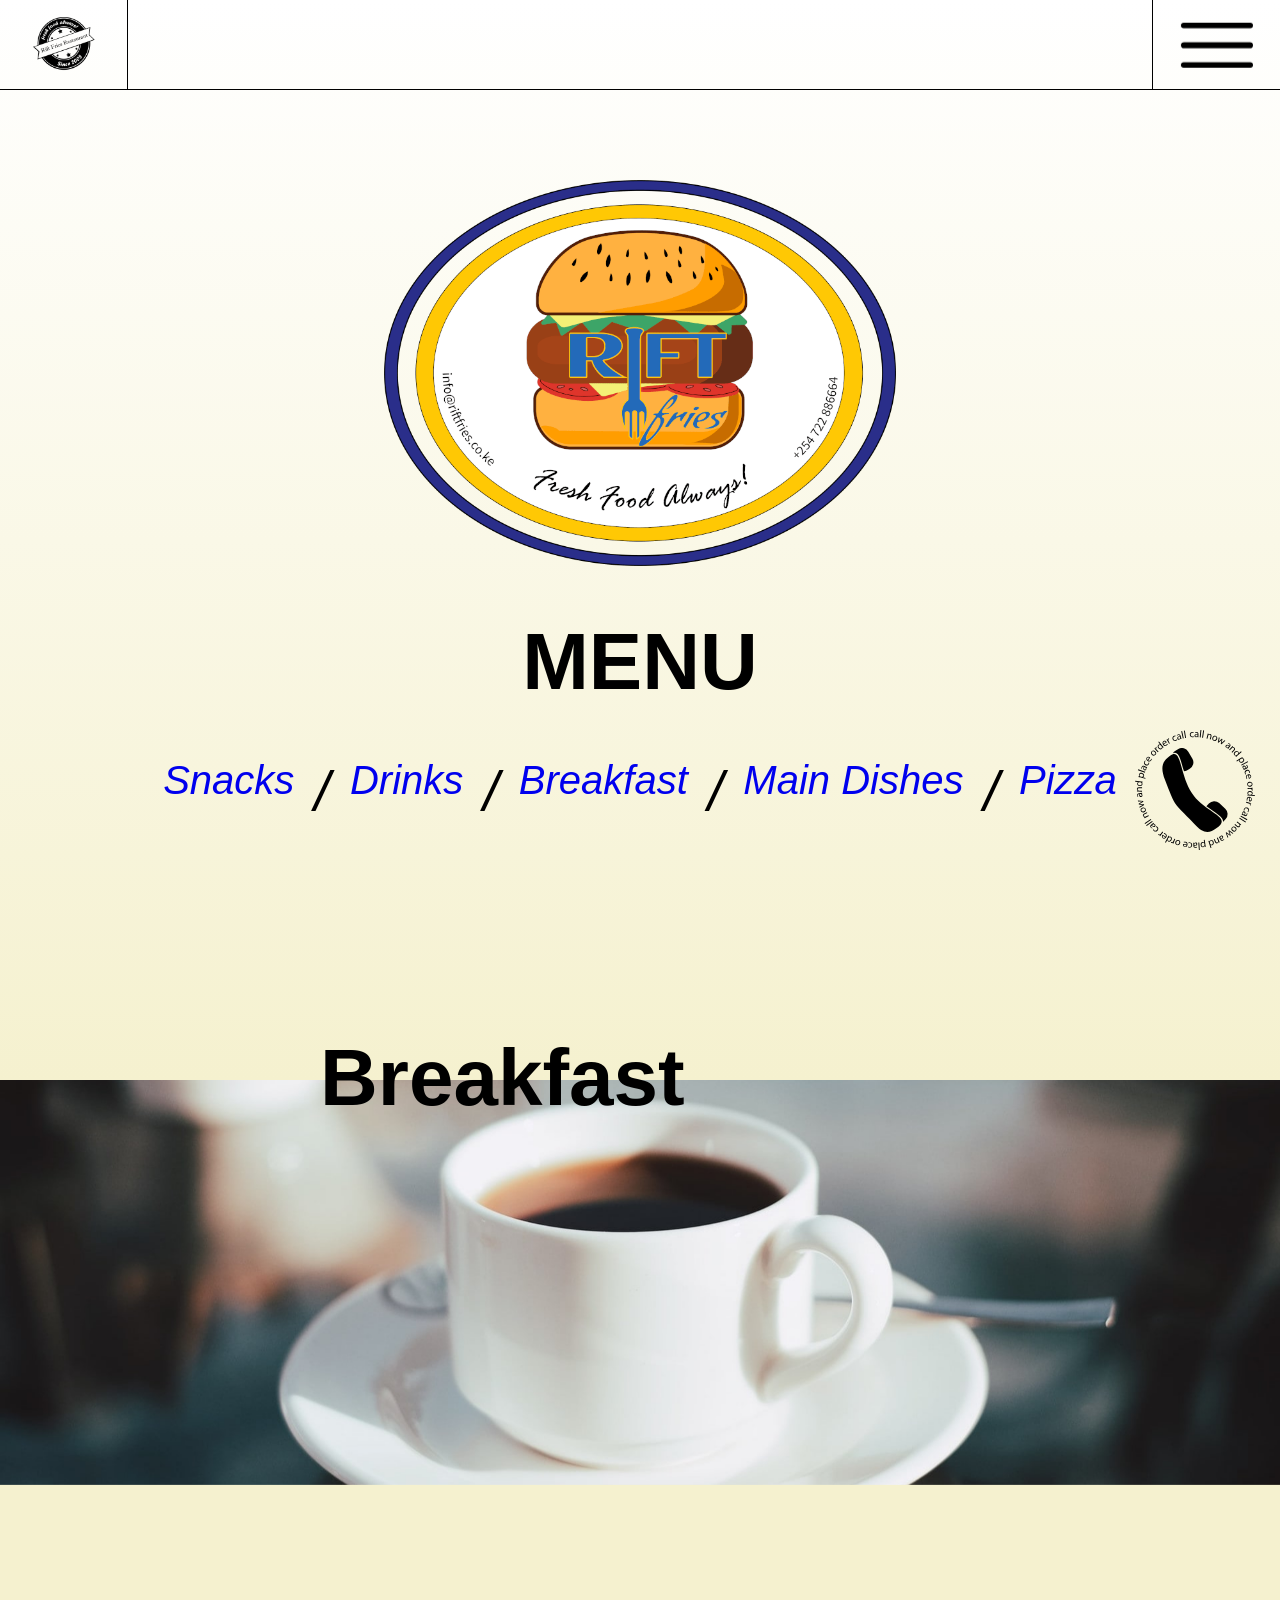
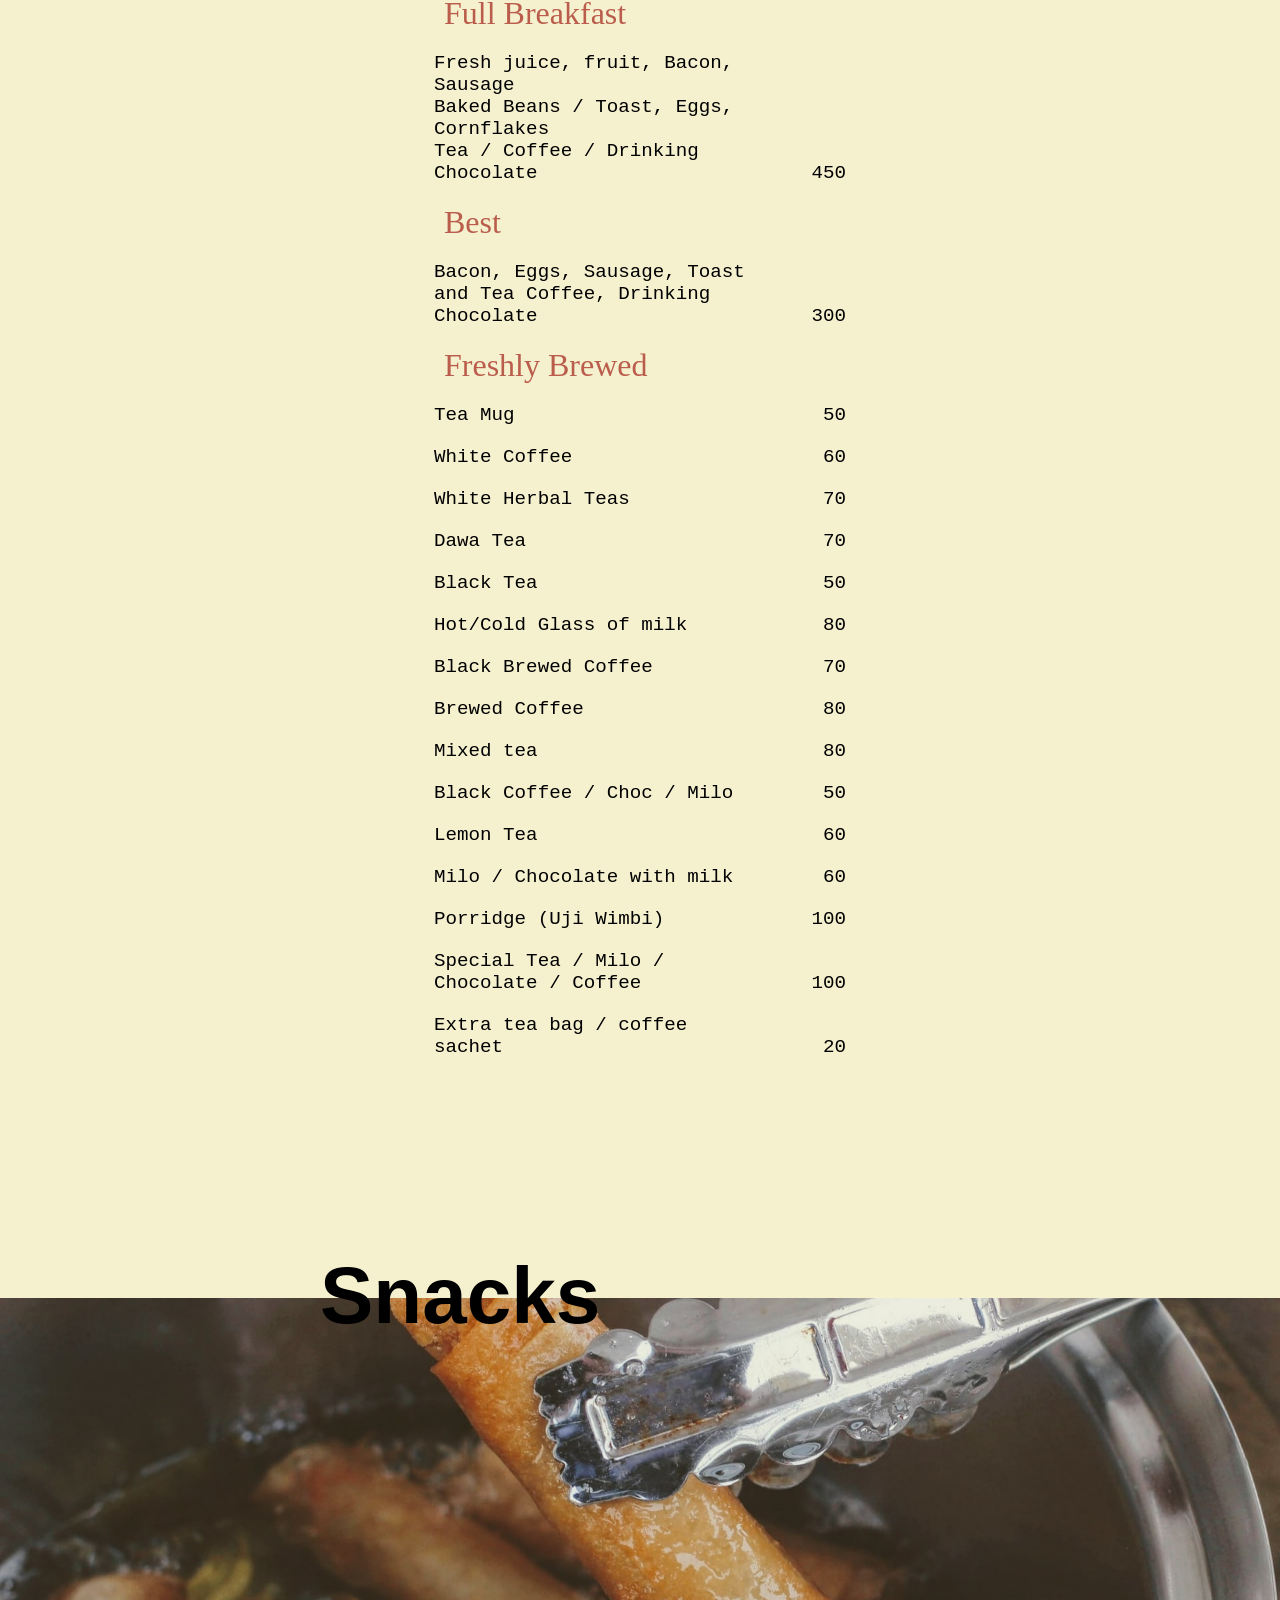
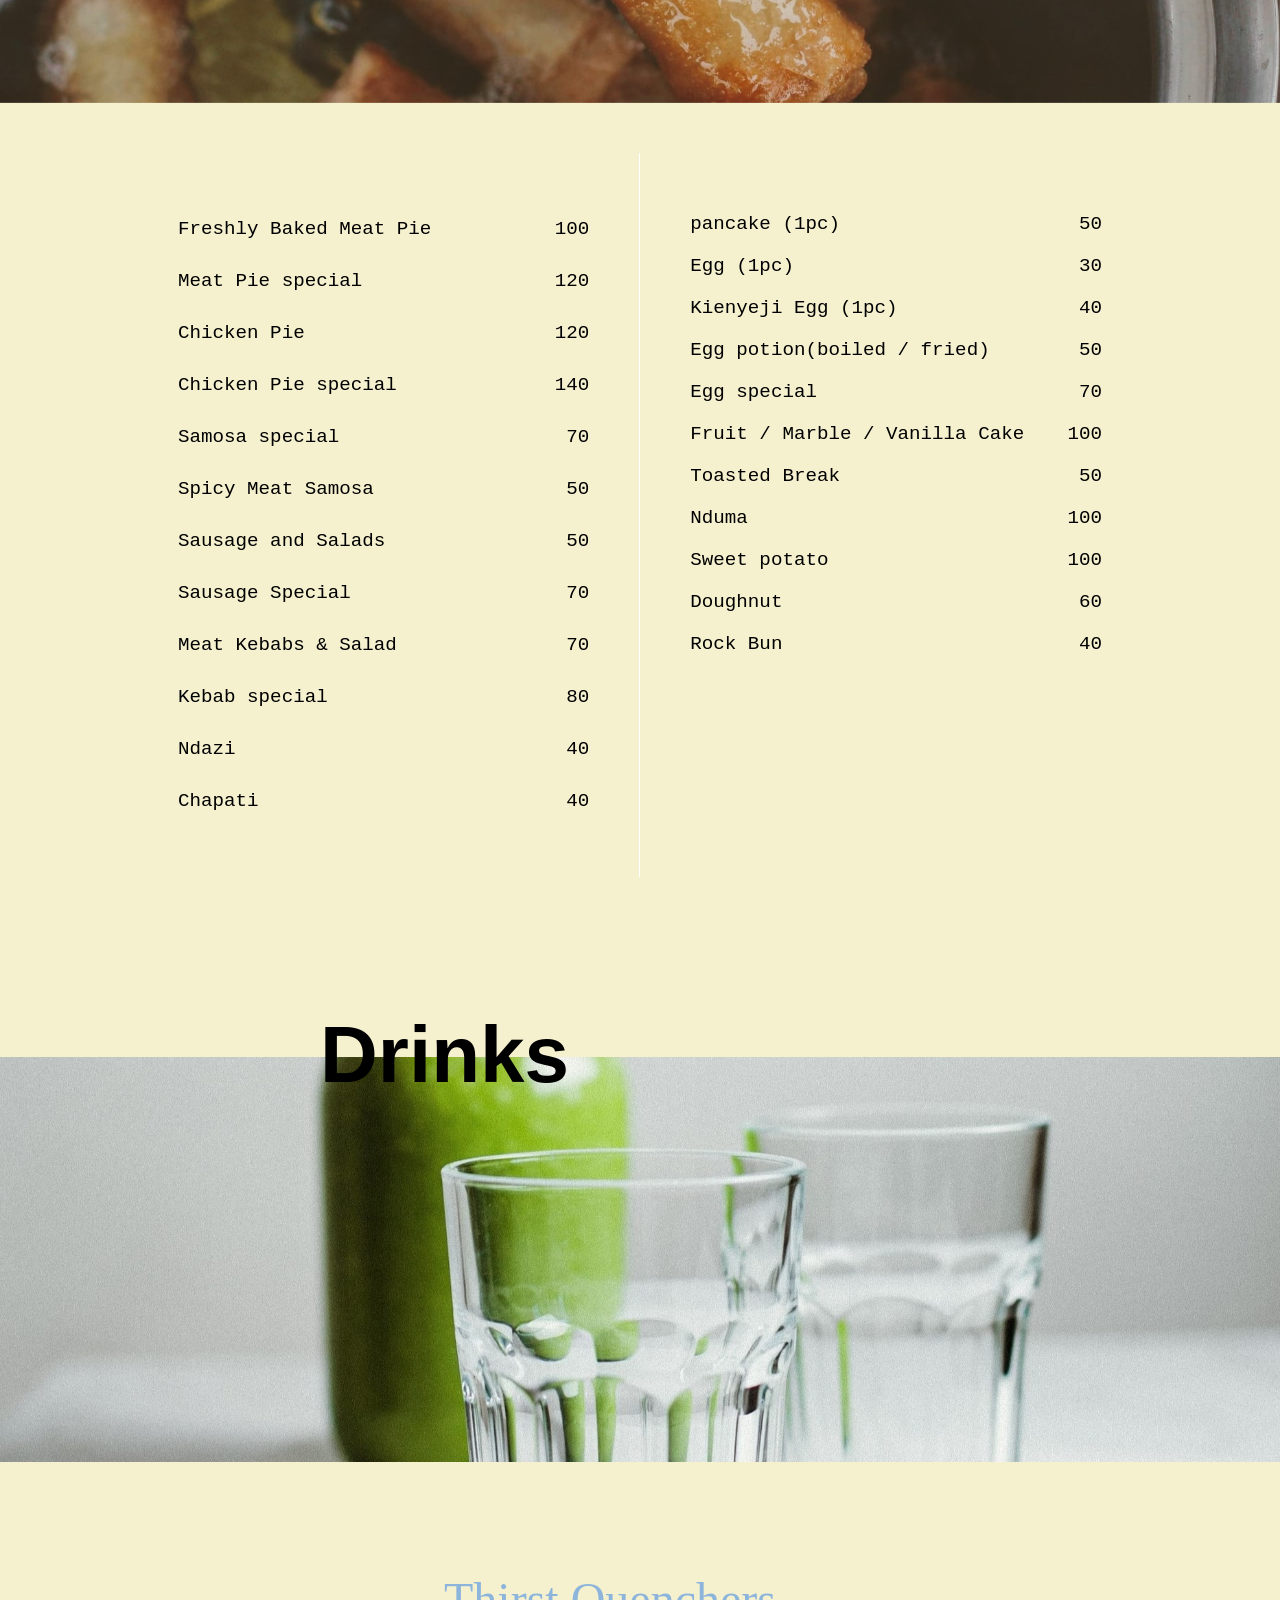
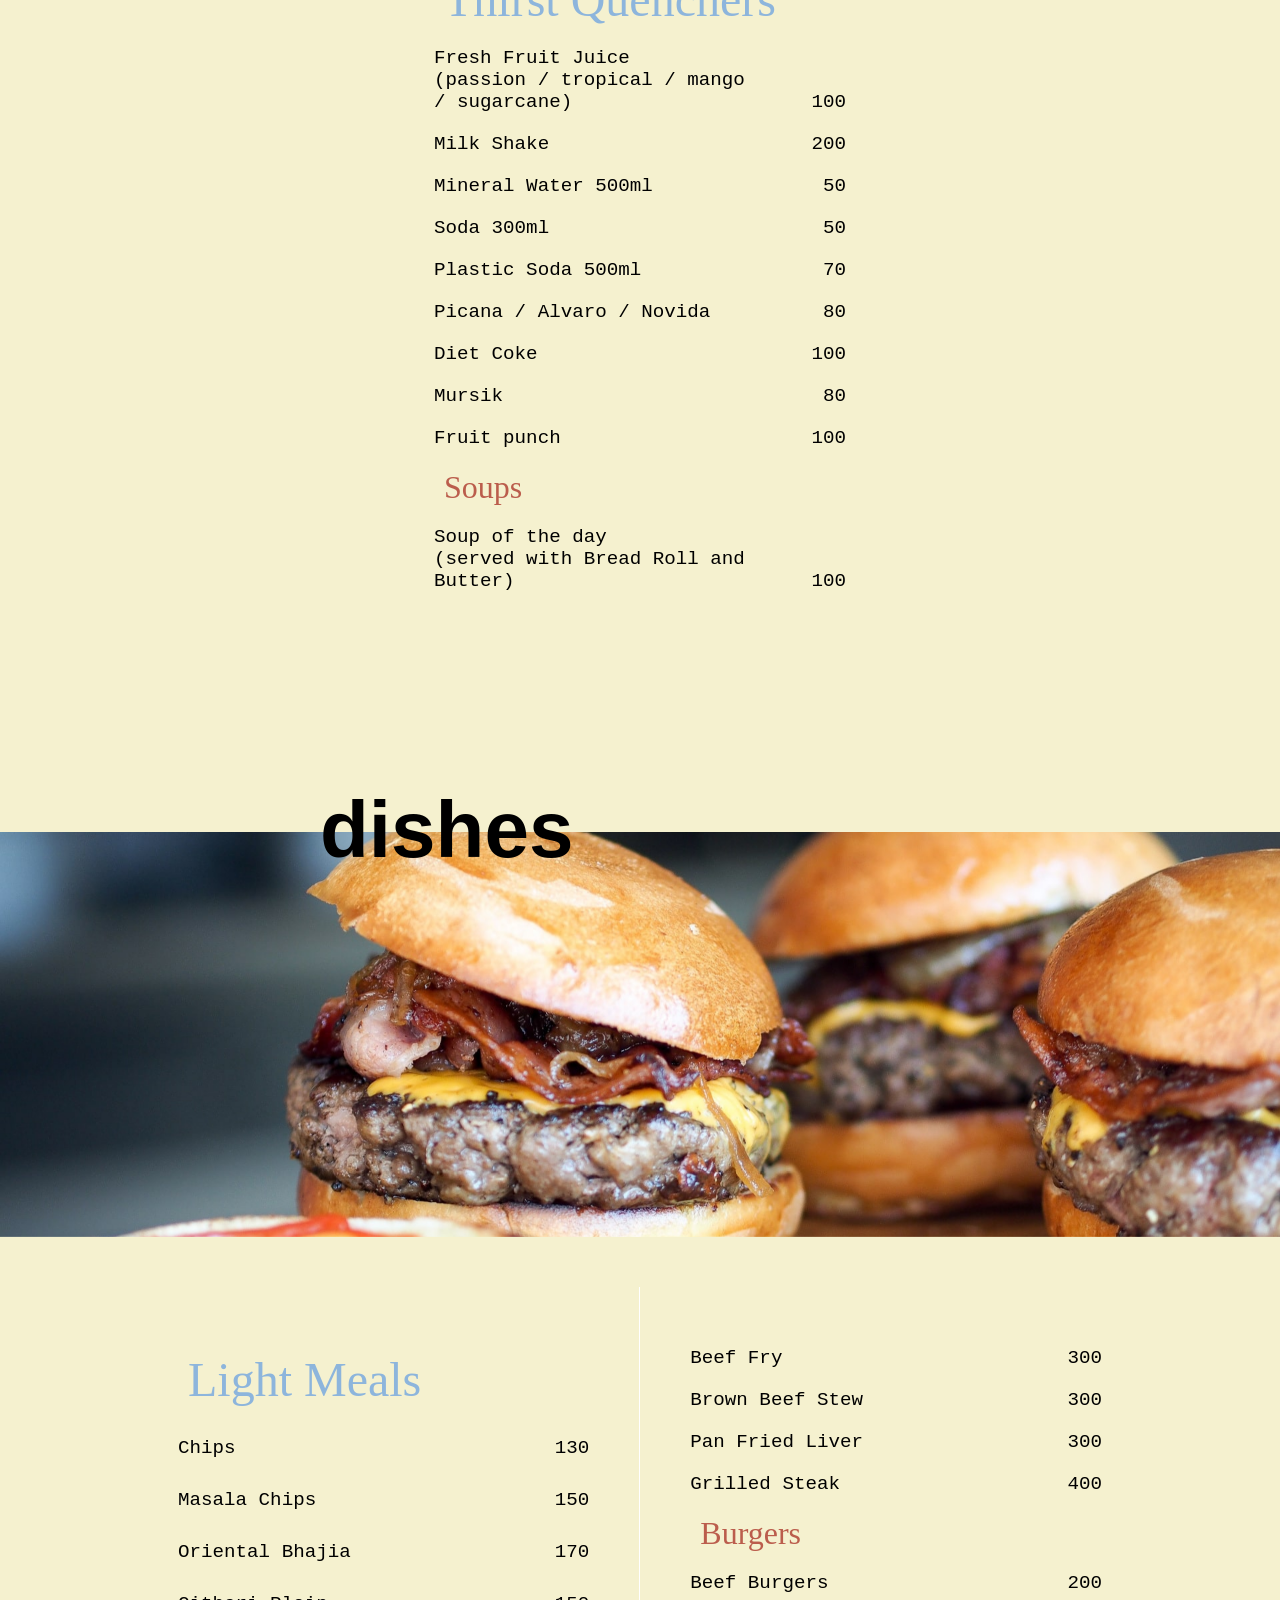
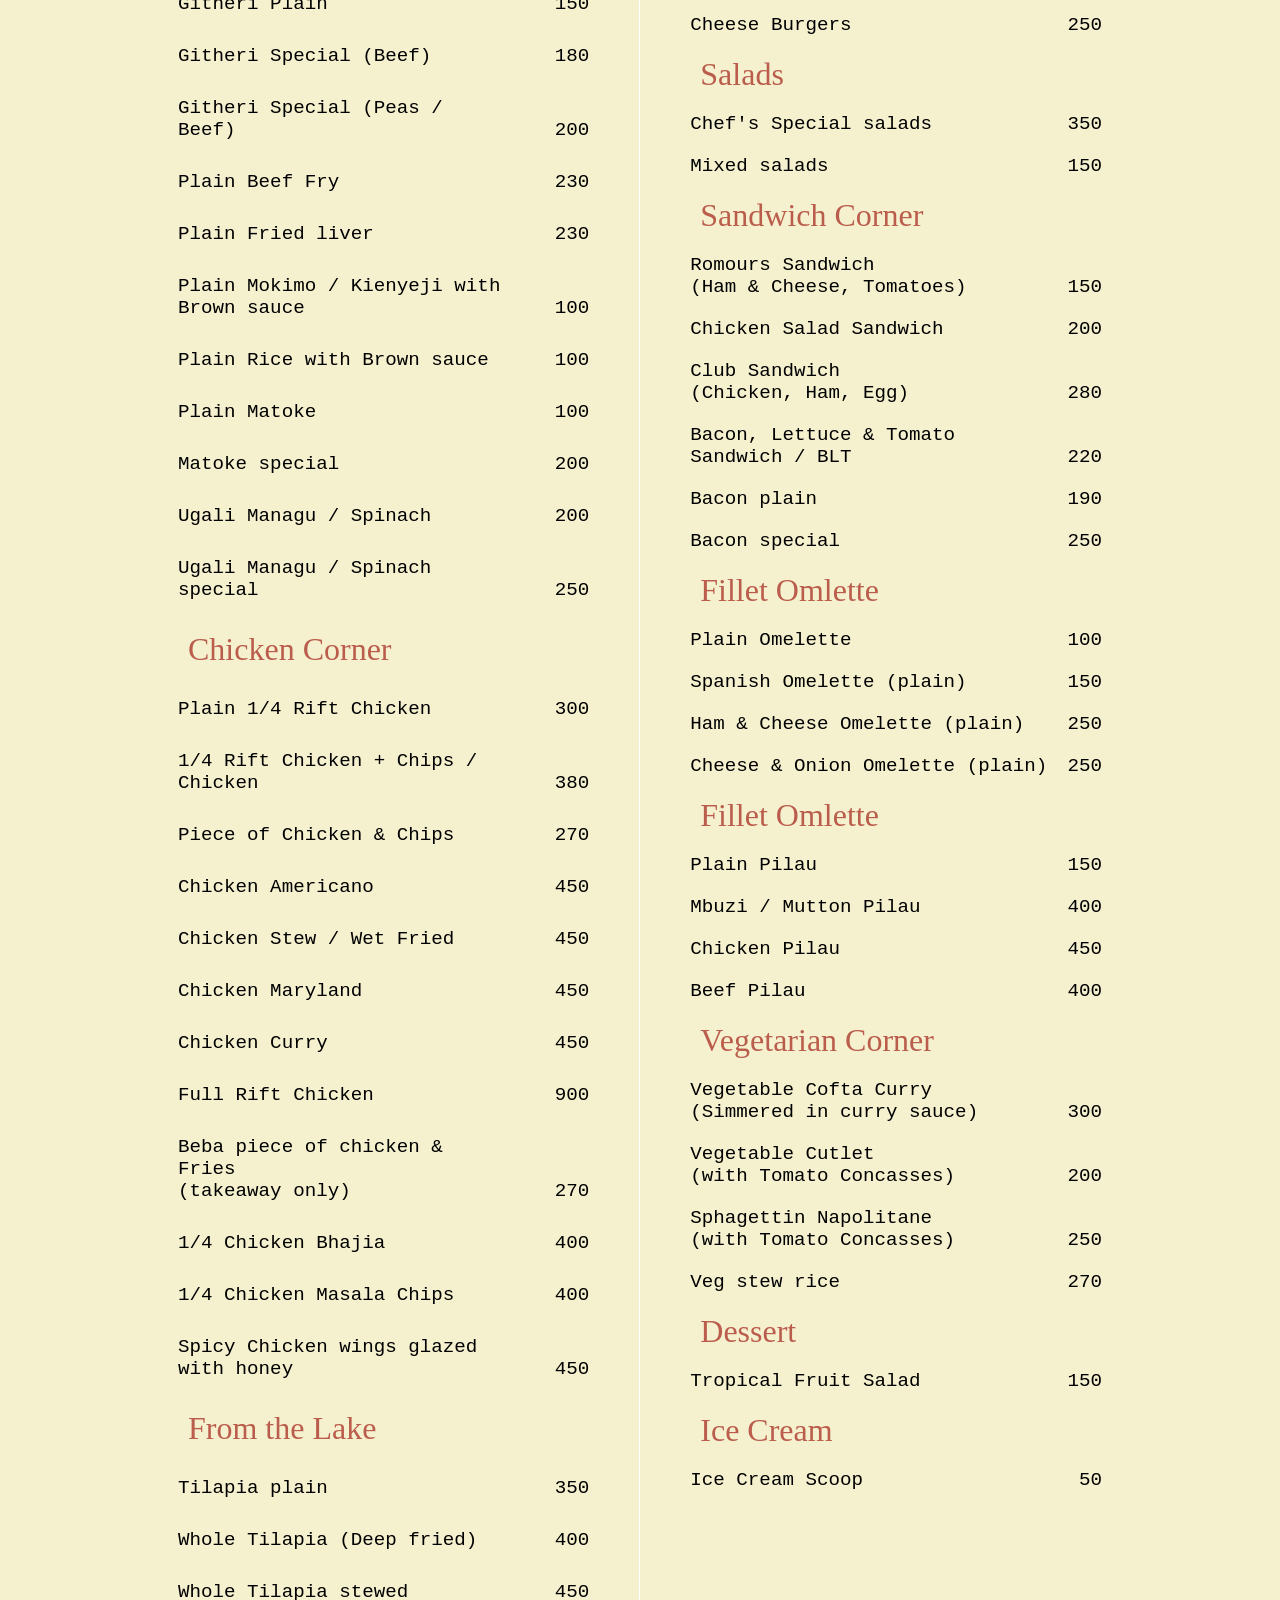
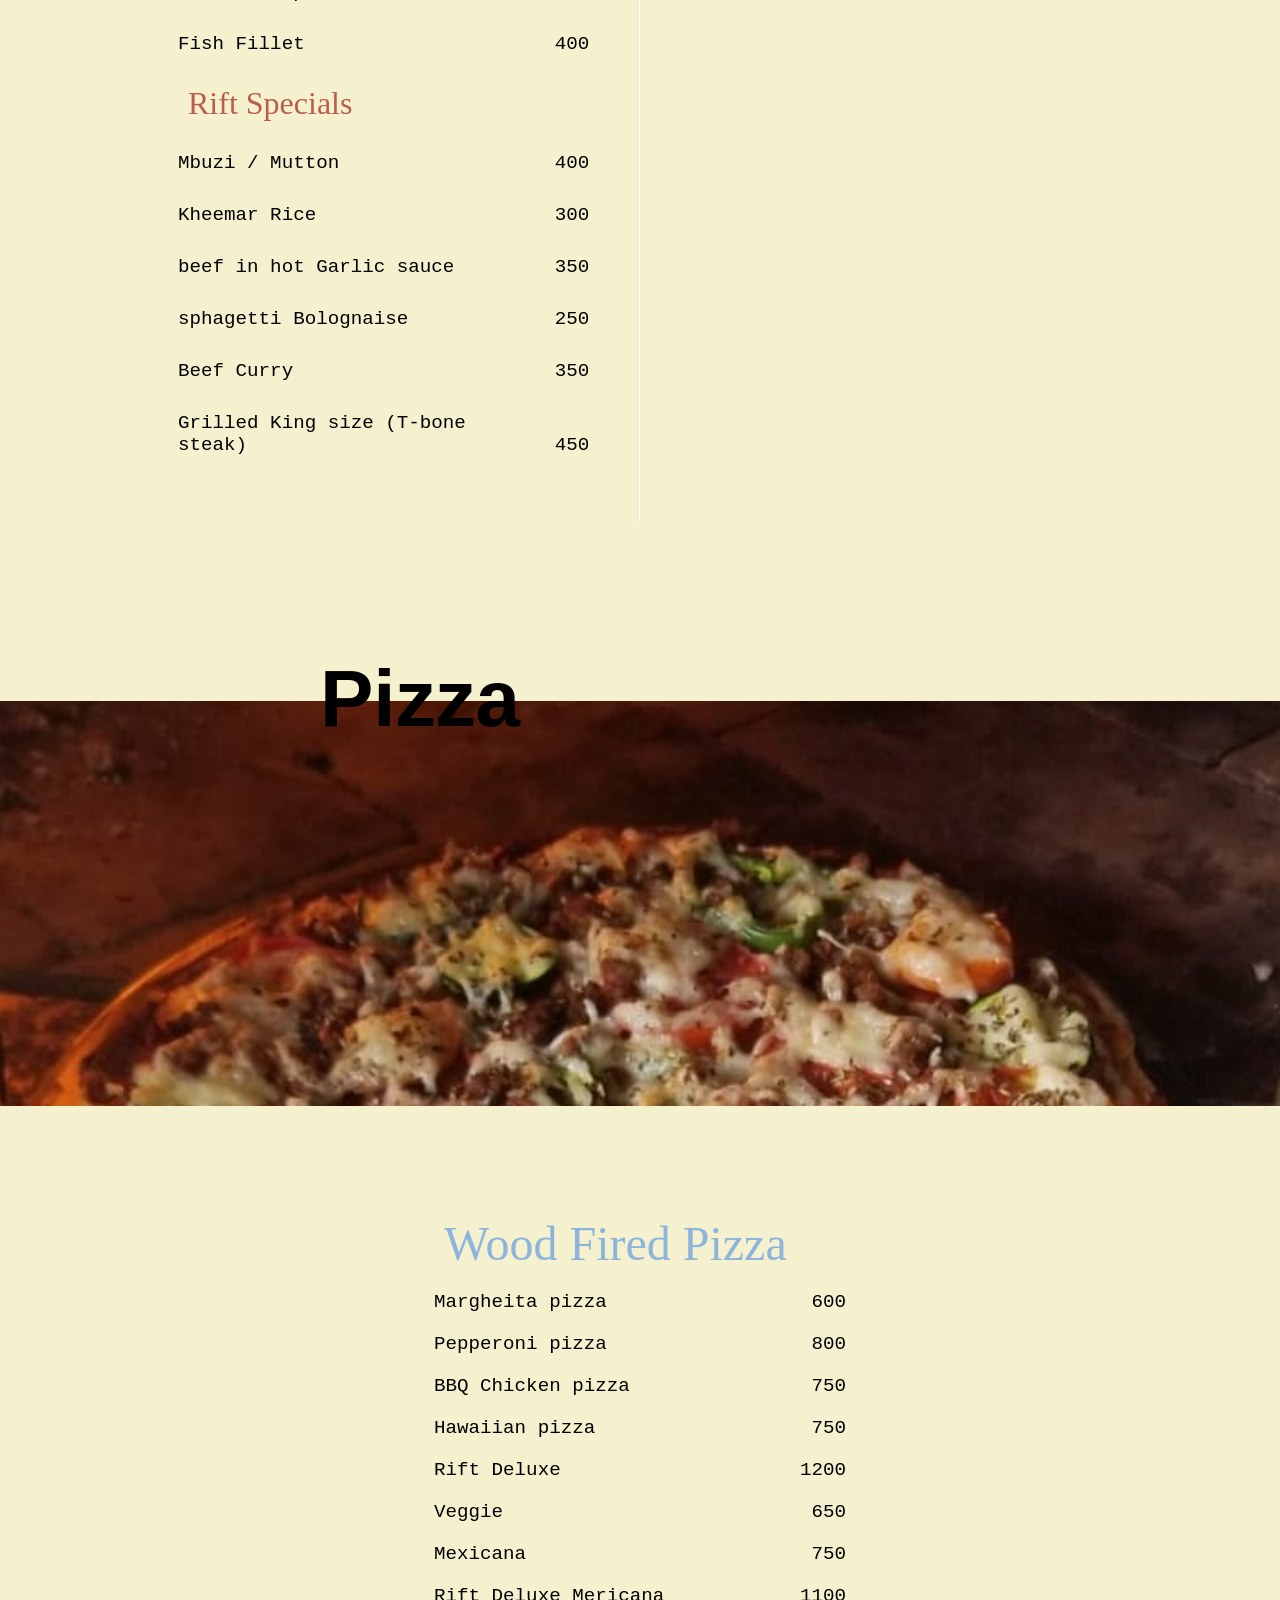
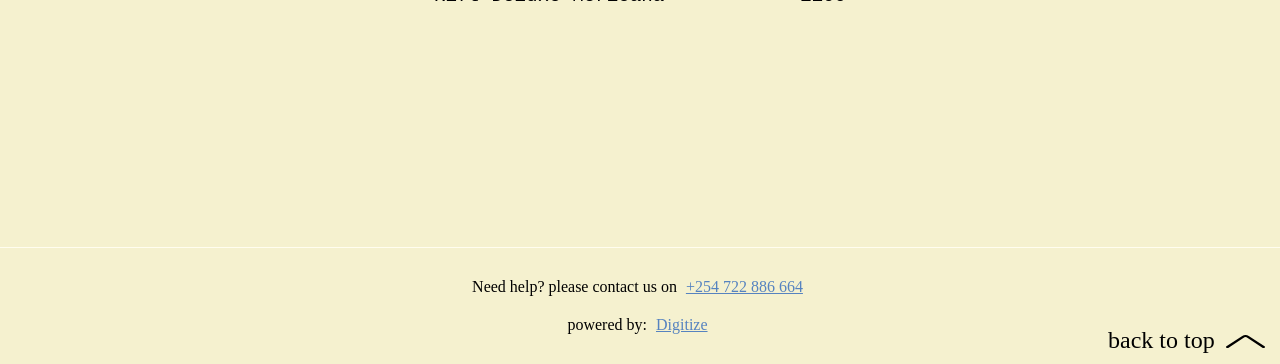
<file: menu.html>
<!DOCTYPE html>

<html lang="en">

<head>

    <!-- Global site tag (gtag.js) - Google Analytics -->

	<script async src="https://www.googletagmanager.com/gtag/js?id=UA-172720296-1"></script>

	<script>

		window.dataLayer = window.dataLayer || [];



		function gtag() {

			dataLayer.push(arguments);

		}

		gtag('js', new Date());



		gtag('config', 'UA-172720296-1');

	</script>

    <meta charset="UTF-8">

    <meta http-equiv="X-UA-Compatible" content="IE=edge">

    <meta name="viewport" content="width=device-width, initial-scale=1.0">

    <meta name="description" content="RiftFries up to date online menu. Have a look at all our dishes and prices. Need something delivered to you? We do deliveries within Nakuru">

    <title>RiftFries Menu</title>

    <link rel="apple-touch-icon" sizes="180x180" href="/assets/img/favicon/apple-touch-icon.png">

    <link rel="icon" type="image/png" sizes="32x32" href="/assets/img/favicon/favicon-32x32.png">

    <link rel="icon" type="image/png" sizes="16x16" href="/assets/img/favicon/favicon-16x16.png">

    <link rel="manifest" href="/assets/img/favicon/site.webmanifest">  

    <link rel="stylesheet" href="/assets/css/menu.css">

</head>

<body>
    
        <div class="loading-screen">
        <svg viewbox="0 0 100 20">
            <defs>
              <linearGradient id="gradient">
                <stop color="#000"/>
              </linearGradient>
              <pattern id="wave" x="0" y="-0.5" width="100%" height="100%" patternUnits="userSpaceOnUse">
                <path id="wavePath" d="M-40 9 Q-30 7 -20 9 T0 9 T20 9 T40 9 T60 9 T80 9 T100 9 T120 9 V20 H-40z" mask="url(#mask)" fill="url(#gradient)"> 
                </path>
              </pattern>
            </defs>
            <text text-anchor="middle" x="50" y="15" font-size="17" fill="white" fill-opacity="0.1">Rift Fries</text>
            <text text-anchor="middle" x="50" y="15" font-size="17" fill="url(#wave)"  fill-opacity="1">Rift Fries</text>
          </svg>
    </div>


    <nav class="header" id="header">

        <div class="left"><img src="/assets/img/logos/rift_fries_stamp.png" alt="rift fries restaurant logo secondary "></div>

        <div class="middle"></div>

        <div class="right" id="burger"> 

            <img class="nav_icon menu_active" src="/assets/img/burger-icon.svg" alt="burger icon">

            <img class="nav_icon" src="/assets/img/close-icon.svg" alt="close icon">

        </div>

    </nav>

    <nav class="menu" id="navMenu">

            <a href="./">Home</a>
            
            <a href="./about">About</a>

            <p class="modal_btn">Delivery</p>

            <p class="modal_btn">Reservations</p>

            <a href="tel:+254722886664" class="bottom-left">+254 722 886 664</a>

            <a href="" class="bottom-right">mosesbarto@riftfries.coke</a>

       

    </nav>

    <nav class="modal-delivery" id="modal">

        <button id="modal_close"><img src="/assets/img/close-icon-yellow.svg" alt=""></button>

        <h2>Delivery and take out</h2>

        <p>call us on <a href="tel:+254722886664">+254 722 886 664</a> to place your order, also call and have your meal 

            prepped for pick up and given to you in your car. We are open for take out. We only do deliveries withing Nakuru CBD</p>

        <h2>Reservations and catering</h2>

        <p>If you are in need of outside catering services, call us on <a href="tel:+254722886664">+254 722 886 664</a> and let us know what you need.</p>

    </nav>



    <nav class="call">

        <a href="tel:+254722886664"><img class="inner" src="/assets/img/call_button/call_now_black.svg" alt="call button">

       <img class="outer" src="/assets/img/call_button/call_now_border.svg" alt="call button border"></a>

    </nav>



    <!-- banner section -->

    <section class="banner">

        <img src="/assets/img/logos/rift_fries_logo.png" alt="rift fries logo primary">

        <h1 id="top">MENU</h1>

        <div class="nav_menu">

            <a class="scrolling" href="#snacks">Snacks</a> <p>/</p>

            <a class="scrolling" href="#drinks">Drinks</a> <p>/</p>

            <a class="scrolling" href="#breakfast">Breakfast</a> <p>/</p>

            <a class="scrolling" href="#maindishes">Main Dishes</a> <p>/</p>

            <a class="scrolling" href="#pizza">Pizza</a>

    

            </div>

    </section>

    <!-- end banner section -->



    <!-- Breakfast section -->

    <section class="body">

        <div class="sticky"><h3>breakfast</h3></div>

        <div class="image_background" id="breakfast">

            <h2>Breakfast</h2>

        </div>

        <div class="menu_container">



            <div class="middle">

                <div class="item">

                    <span class="sub-heading">Full Breakfast</span>

                </div>

                <div class="item">

                    <span class="name">Fresh juice, fruit, Bacon, Sausage<br> Baked Beans / Toast, Eggs, Cornflakes <br> Tea / Coffee / Drinking Chocolate</span>

                    <span class="price">450</span>

                </div>

                <div class="item">

                    <span class="sub-heading">Best</span>

                </div>

                <div class="item">

                    <span class="name">Bacon, Eggs, Sausage, Toast and Tea Coffee, Drinking Chocolate</span>

                    <span class="price">300</span>

                </div>

                <div class="item">

                    <span class="sub-heading">Freshly Brewed</span>

                </div>

                <div class="item">

                    <span class="name">Tea Mug</span>

                    <span class="price">50</span>

                </div>

                <div class="item">

                    <span class="name">White Coffee</span>

                    <span class="price">60</span>

                </div>

                <div class="item">

                    <span class="name">White Herbal Teas</span>

                    <span class="price">70</span>

                </div>

                <div class="item">

                    <span class="name">Dawa Tea</span>

                    <span class="price">70</span>

                </div>

                <div class="item">

                    <span class="name">Black Tea</span>

                    <span class="price">50</span>

                </div>

                <div class="item">

                    <span class="name">Hot/Cold Glass of milk</span>

                    <span class="price">80</span>

                </div>

                <div class="item">

                    <span class="name">Black Brewed Coffee</span>

                    <span class="price">70</span>

                </div>

                <div class="item">

                    <span class="name">Brewed Coffee</span>

                    <span class="price">80</span>

                </div>

                <div class="item">

                    <span class="name">Mixed tea</span>

                    <span class="price">80</span>

                </div>

                <div class="item">

                    <span class="name">Black Coffee / Choc / Milo</span>

                    <span class="price">50</span>

                </div>

                <div class="item">

                    <span class="name">Lemon Tea</span>

                    <span class="price">60</span>

                </div>

                <div class="item">

                    <span class="name">Milo / Chocolate with milk</span>

                    <span class="price">60</span>

                </div>

                <div class="item">

                    <span class="name">Porridge (Uji Wimbi)</span>

                    <span class="price">100</span>

                </div>

                <div class="item">

                    <span class="name">Special Tea / Milo / Chocolate / Coffee</span>

                    <span class="price">100</span>

                </div>

                <div class="item">

                    <span class="name">Extra tea bag / coffee sachet</span>

                    <span class="price">20</span>

                </div>

                

            </div>



        </div>

    </section>

    <!-- Breakfast section end -->



    <!-- Snacks section -->



    <section class="body">

        <div class="sticky"><h3>snacks</h3></div>

        <div class="image_background" id="snacks">

            <h2>Snacks</h2>

        </div>

        <div class="menu_container">



            <div class="left">

                <div class="item">

                    <span class="name">Freshly Baked Meat Pie</span>

                    <span class="price">100</span>

                </div>

                <div class="item">

                    <span class="name">Meat Pie special</span>

                    <span class="price">120</span>

                </div>

                <div class="item">

                    <span class="name">Chicken Pie</span>

                    <span class="price">120</span>

                </div>

                <div class="item">

                    <span class="name">Chicken Pie special</span>

                    <span class="price">140</span>

                </div>

                <div class="item">

                    <span class="name">Samosa special</span>

                    <span class="price">70</span>

                </div>

                <div class="item">

                    <span class="name">Spicy Meat Samosa</span>

                    <span class="price">50</span>

                </div>

                <div class="item">

                    <span class="name">Sausage and Salads</span>

                    <span class="price">50</span>

                </div>

                <div class="item">

                    <span class="name">Sausage Special</span>

                    <span class="price">70</span>

                </div>

                <div class="item">

                    <span class="name">Meat Kebabs & Salad</span>

                    <span class="price">70</span>

                </div>

                <div class="item">

                    <span class="name">Kebab special</span>

                    <span class="price">80</span>

                </div>

                <div class="item">

                    <span class="name">Ndazi</span>

                    <span class="price">40</span>

                </div>

                <div class="item">

                    <span class="name">Chapati</span>

                    <span class="price">40</span>

                </div>



            </div>



            <div class="right">

                <div class="item">

                    <span class="name">pancake (1pc)</span>

                    <span class="price">50</span>

                </div>

                <div class="item">

                    <span class="name">Egg (1pc)</span>

                    <span class="price">30</span>

                </div>

                <div class="item">

                    <span class="name">Kienyeji Egg (1pc)</span>

                    <span class="price">40</span>

                </div>

                <div class="item">

                    <span class="name">Egg potion(boiled / fried)</span>

                    <span class="price">50</span>

                </div>

                <div class="item">

                    <span class="name">Egg special</span>

                    <span class="price">70</span>

                </div>

                <div class="item">

                    <span class="name">Fruit / Marble / Vanilla Cake</span>

                    <span class="price">100</span>

                </div>

                <div class="item">

                    <span class="name">Toasted Break</span>

                    <span class="price">50</span>

                </div>

                <div class="item">

                    <span class="name">Nduma</span>

                    <span class="price">100</span>

                </div>

                <div class="item">

                    <span class="name">Sweet potato</span>

                    <span class="price">100</span>

                </div>

                <div class="item">

                    <span class="name">Doughnut</span>

                    <span class="price">60</span>

                </div>

                <div class="item">

                    <span class="name">Rock Bun</span>

                    <span class="price">40</span>

                </div>



            </div>

        </div>

    </section>

    <!-- snacks section end -->



    <!-- drinks section -->

    <section class="body">

        <div class="sticky"><h3>drinks</h3></div>

        <div class="image_background" id="drinks">

            <h2>Drinks</h2>

        </div>

        <div class="menu_container">



            <div class="middle">

                <div class="item">

                    <span class="heading">Thirst Quenchers</span>

                </div>

                <div class="item">

                    <span class="name">Fresh Fruit Juice <br> (passion / tropical / mango / sugarcane)</span>

                    <span class="price">100</span>

                </div>

                <div class="item">

                    <span class="name">Milk Shake</span>

                    <span class="price">200</span>

                </div>

                <div class="item">

                    <span class="name">Mineral Water 500ml</span>

                    <span class="price">50</span>

                </div>

                <div class="item">

                    <span class="name">Soda 300ml</span>

                    <span class="price">50</span>

                </div>

                <div class="item">

                    <span class="name">Plastic Soda 500ml</span>

                    <span class="price">70</span>

                </div>

                <div class="item">

                    <span class="name">Picana / Alvaro / Novida</span>

                    <span class="price">80</span>

                </div>

                <div class="item">

                    <span class="name">Diet Coke</span>

                    <span class="price">100</span>

                </div>

                <div class="item">

                    <span class="name">Mursik</span>

                    <span class="price">80</span>

                </div>

                <div class="item">

                    <span class="name">Fruit punch</span>

                    <span class="price">100</span>

                </div>

                <div class="item">

                    <span class="sub-heading">Soups</span>

                </div>

                <div class="item">

                    <span class="name">Soup of the day <br> (served with Bread Roll and Butter)</span>

                    <span class="price">100</span>

                </div>

                

            </div>



           



        </div>

    </section>

    <!-- drinks section end -->



    <!-- Light Meals -->

    <section class="body">

        <div class="sticky"><h3>Dishes</h3></div>

        <div class="image_background" id="maindishes">

            <h2>dishes</h2>

        </div>

        <div class="menu_container">



            <div class="left">

                <div class="item">

                    <span class="heading">Light Meals</span>

                </div>

                <div class="item">

                    <span class="name">Chips</span>

                    <span class="price">130</span>

                </div>

                <div class="item">

                    <span class="name">Masala Chips</span>

                    <span class="price">150</span>

                </div>

                <div class="item">

                    <span class="name">Oriental Bhajia</span>

                    <span class="price">170</span>

                </div>

                <div class="item">

                    <span class="name">Githeri Plain</span>

                    <span class="price">150</span>

                </div>

                <div class="item">

                    <span class="name">Githeri Special (Beef)</span>

                    <span class="price">180</span>

                </div>

                <div class="item">

                    <span class="name">Githeri Special (Peas / Beef)</span>

                    <span class="price">200</span>

                </div>

                <div class="item">

                    <span class="name">Plain Beef Fry</span>

                    <span class="price">230</span>

                </div>

                <div class="item">

                    <span class="name">Plain Fried liver</span>

                    <span class="price">230</span>

                </div>

                <div class="item">

                    <span class="name">Plain Mokimo / Kienyeji with Brown sauce</span>

                    <span class="price">100</span>

                </div>

                <div class="item">

                    <span class="name">Plain Rice with Brown sauce</span>

                    <span class="price">100</span>

                </div>

                <div class="item">

                    <span class="name">Plain Matoke</span>

                    <span class="price">100</span>

                </div>

                <div class="item">

                    <span class="name">Matoke special</span>

                    <span class="price">200</span>

                </div>

                <div class="item">

                    <span class="name">Ugali Managu / Spinach</span>

                    <span class="price">200</span>

                </div>

                <div class="item">

                    <span class="name">Ugali Managu / Spinach special</span>

                    <span class="price">250</span>

                </div>

                <div class="item">

                    <span class="sub-heading">Chicken Corner</span>

                </div>

                <div class="item">

                    <span class="name">Plain 1/4 Rift Chicken</span>

                    <span class="price">300</span>

                </div>

                <div class="item">

                    <span class="name">1/4 Rift Chicken + Chips / Chicken</span>

                    <span class="price">380</span>

                </div>

                <div class="item">

                    <span class="name">Piece of Chicken & Chips</span>

                    <span class="price">270</span>

                </div>

                <div class="item">

                    <span class="name">Chicken Americano</span>

                    <span class="price">450</span>

                </div>

                <div class="item">

                    <span class="name">Chicken Stew / Wet Fried</span>

                    <span class="price">450</span>

                </div>

                <div class="item">

                    <span class="name">Chicken Maryland</span>

                    <span class="price">450</span>

                </div>

                <div class="item">

                    <span class="name">Chicken Curry</span>

                    <span class="price">450</span>

                </div>

                <div class="item">

                    <span class="name">Full Rift Chicken</span>

                    <span class="price">900</span>

                </div>

                <div class="item">

                    <span class="name">Beba piece of chicken & Fries <br> (takeaway only)</span>

                    <span class="price">270</span>

                </div>

                <div class="item">

                    <span class="name">1/4 Chicken Bhajia</span>

                    <span class="price">400</span>

                </div>

                <div class="item">

                    <span class="name">1/4 Chicken Masala Chips</span>

                    <span class="price">400</span>

                </div>

                <div class="item">

                    <span class="name">Spicy Chicken wings glazed with honey</span>

                    <span class="price">450</span>

                </div>

                <div class="item">

                    <span class="sub-heading">From the Lake</span>

                </div>

                <div class="item">

                    <span class="name">Tilapia plain</span>

                    <span class="price">350</span>

                </div>

                <div class="item">

                    <span class="name">Whole Tilapia (Deep fried)</span>

                    <span class="price">400</span>

                </div>

                <div class="item">

                    <span class="name">Whole Tilapia stewed</span>

                    <span class="price">450</span>

                </div>

                <div class="item">

                    <span class="name">Fish Fillet</span>

                    <span class="price">400</span>

                </div>

                <div class="item">

                    <span class="sub-heading">Rift Specials</span>

                </div>

                <div class="item">

                    <span class="name">Mbuzi / Mutton</span>

                    <span class="price">400</span>

                </div>

                <div class="item">

                    <span class="name">Kheemar Rice</span>

                    <span class="price">300</span>

                </div>

                <div class="item">

                    <span class="name">beef in hot Garlic sauce</span>

                    <span class="price">350</span>

                </div>

                <div class="item">

                    <span class="name">sphagetti Bolognaise</span>

                    <span class="price">250</span>

                </div>

                <div class="item">

                    <span class="name">Beef Curry</span>

                    <span class="price">350</span>

                </div>

                <div class="item">

                    <span class="name">Grilled King size (T-bone steak)</span>

                    <span class="price">450</span>

                </div>



            </div>



            <div class="right">

                <div class="item">

                    <span class="name">Beef Fry</span>

                    <span class="price">300</span>

                </div>

                <div class="item">

                    <span class="name">Brown Beef Stew</span>

                    <span class="price">300</span>

                </div>

                <div class="item">

                    <span class="name">Pan Fried Liver</span>

                    <span class="price">300</span>

                </div>

                <div class="item">

                    <span class="name">Grilled Steak</span>

                    <span class="price">400</span>

                </div>

                <div class="item">

                    <span class="sub-heading">Burgers</span>

                </div>

                <div class="item">

                    <span class="name">Beef Burgers</span>

                    <span class="price">200</span>

                </div>

                <div class="item">

                    <span class="name">Cheese Burgers</span>

                    <span class="price">250</span>

                </div>

                <div class="item">

                    <span class="sub-heading">Salads</span>

                </div>

                <div class="item">

                    <span class="name">Chef's Special salads</span>

                    <span class="price">350</span>

                </div>

                <div class="item">

                    <span class="name">Mixed salads</span>

                    <span class="price">150</span>

                </div>

                <div class="item">

                    <span class="sub-heading">Sandwich Corner</span>

                </div>

                <div class="item">

                    <span class="name">Romours Sandwich <br> (Ham & Cheese, Tomatoes)</span>

                    <span class="price">150</span>

                </div>

                <div class="item">

                    <span class="name">Chicken Salad Sandwich</span>

                    <span class="price">200</span>

                </div>

                <div class="item">

                    <span class="name">Club Sandwich <br> (Chicken, Ham, Egg)</span>

                    <span class="price">280</span>

                </div>

                <div class="item">

                    <span class="name">Bacon, Lettuce & Tomato <br> Sandwich / BLT</span>

                    <span class="price">220</span>

                </div>

                <div class="item">

                    <span class="name">Bacon plain</span>

                    <span class="price">190</span>

                </div>

                <div class="item">

                    <span class="name">Bacon special</span>

                    <span class="price">250</span>

                </div>

                <div class="item">

                    <span class="sub-heading">Fillet Omlette</span>

                </div>

                <div class="item">

                    <span class="name">Plain Omelette</span>

                    <span class="price">100</span>

                </div>

                <div class="item">

                    <span class="name">Spanish Omelette (plain)</span>

                    <span class="price">150</span>

                </div>

                <div class="item">

                    <span class="name">Ham & Cheese Omelette (plain)</span>

                    <span class="price">250</span>

                </div>

                <div class="item">

                    <span class="name">Cheese & Onion Omelette (plain)</span>

                    <span class="price">250</span>

                </div>

                <div class="item">

                    <span class="sub-heading">Fillet Omlette</span>

                </div>

                <div class="item">

                    <span class="name">Plain Pilau</span>

                    <span class="price">150</span>

                </div>

                <div class="item">

                    <span class="name">Mbuzi / Mutton Pilau</span>

                    <span class="price">400</span>

                </div>

                <div class="item">

                    <span class="name">Chicken Pilau</span>

                    <span class="price">450</span>

                </div>

                <div class="item">

                    <span class="name">Beef Pilau</span>

                    <span class="price">400</span>

                </div>

                <div class="item">

                    <span class="sub-heading">Vegetarian Corner</span>

                </div>

                <div class="item">

                    <span class="name">Vegetable Cofta Curry <br> (Simmered in curry sauce)</span>

                    <span class="price">300</span>

                </div>

                <div class="item">

                    <span class="name">Vegetable Cutlet <br> (with Tomato Concasses)</span>

                    <span class="price">200</span>

                </div>

                <div class="item">

                    <span class="name">Sphagettin Napolitane <br> (with Tomato Concasses)</span>

                    <span class="price">250</span>

                </div>

                <div class="item">

                    <span class="name">Veg stew rice</span>

                    <span class="price">270</span>

                </div>

                <div class="item">

                    <span class="sub-heading">Dessert</span>

                </div>

                <div class="item">

                    <span class="name">Tropical Fruit Salad</span>

                    <span class="price">150</span>

                </div>

                <div class="item">

                    <span class="sub-heading">Ice Cream</span>

                </div>

                <div class="item">

                    <span class="name">Ice Cream Scoop</span>

                    <span class="price">50</span>

                </div>



            </div>

        </div>

    </section>

    <!-- light meals section -->


    <!-- Pizza section -->

    <section class="body">

        <div class="sticky"><h3>Pizza</h3></div>

        <div class="image_background" id="pizza">

            <h2>Pizza</h2>

        </div>

        <div class="menu_container">



            <div class="middle">

                <div class="item">

                    <span class="heading">Wood Fired Pizza</span>

                </div>

                <div class="item">

                    <span class="name">Margheita pizza</span>

                    <span class="price">600</span>

                </div>

                <div class="item">

                    <span class="name">Pepperoni pizza</span>

                    <span class="price">800</span>

                </div>

                <div class="item">

                    <span class="name">BBQ Chicken pizza</span>

                    <span class="price">750</span>

                </div>

                <div class="item">

                    <span class="name">Hawaiian pizza</span>

                    <span class="price">750</span>

                </div>

                <div class="item">

                    <span class="name">Rift Deluxe</span>

                    <span class="price">1200</span>

                </div>

                <div class="item">

                    <span class="name">Veggie</span>

                    <span class="price">650</span>

                </div>

                <div class="item">

                    <span class="name">Mexicana</span>

                    <span class="price">750</span>

                </div>

                <div class="item">

                    <span class="name">Rift Deluxe Mericana</span>

                    <span class="price">1100</span>

                </div>

            </div>

        </div>

    </section>

    <!-- pizza section end -->

    <footer>

        <a class="scrolling text-large" href="#top">back to top <img src="/assets/img/arrow.svg" alt=""></a>

        <p>Need help? please contact us on <a href="tel:+254722886664">+254 722 886 664</a></p>

        <p>powered by: <a target="_blank" href="https://digitize-africa.co.ke">Digitize</a></p>

    </footer>

   



    <script src="/assets/js/jquery.min.js"></script>

    <script src="/assets/js/main.js"></script>

</body>

</html>
</file>
<file: assets/css/main.css>
* {
  -webkit-box-sizing: border-box;
          box-sizing: border-box;
  margin: 0;
  padding: 0;
}

/*************************
    Scroll bar
**************************/
/* The emerging W3C standard
   that is currently Firefox-only */
* {
  scrollbar-width: thin;
  scrollbar-color: #5683c0 #fff6a8;
}

/* Works on Chrome/Edge/Safari */
*::-webkit-scrollbar {
  width: 12px;
}

*::-webkit-scrollbar-track {
  background: #fff6a8;
}

*::-webkit-scrollbar-thumb {
  background-color: #5683c0;
  border-radius: 20px;
  border: 3px solid #fff6a8;
}

/***********LOADING SCREEN****************/
.loading-screen {
  position: fixed;
  top: 0;
  left: 0;
  width: 100%;
  height: 100vh;
  z-index: 250;
  background: -webkit-gradient(linear, left top, left bottom, from(#ffff), to(#f5f1cf));
  background: linear-gradient(180deg, #ffff, #f5f1cf);
  background-size: cover;
  font-family: "Cabin Condensed", sans-serif;
  display: -webkit-box;
  display: -ms-flexbox;
  display: flex;
  -webkit-box-orient: vertical;
  -webkit-box-direction: normal;
      -ms-flex-direction: column;
          flex-direction: column;
  -webkit-box-pack: center;
      -ms-flex-pack: center;
          justify-content: center;
  -webkit-box-align: center;
      -ms-flex-align: center;
          align-items: center;
  -webkit-transition: 1s ease-out;
  transition: 1s ease-out;
  opacity: 1;
}

.loading-screen.hide {
  opacity: 0 !important;
  -webkit-transition: 1s ease-out;
  transition: 1s ease-out;
}

.loading-screen svg {
  font-weight: bold;
  max-width: 50vw;
  height: 100%;
}

#wavePath {
  -webkit-animation: loading 1.5s infinite;
          animation: loading 1.5s infinite;
}

@-webkit-keyframes loading {
  0% {
    -webkit-transform: translate(0, 0);
            transform: translate(0, 0);
  }
  100% {
    -webkit-transform: translate(40%, 0);
            transform: translate(40%, 0);
  }
}

@keyframes loading {
  0% {
    -webkit-transform: translate(0, 0);
            transform: translate(0, 0);
  }
  100% {
    -webkit-transform: translate(40%, 0);
            transform: translate(40%, 0);
  }
}

/***********EOF LOADING SCREEN**************/
nav.header {
  position: fixed;
  top: 0;
  left: 0;
  width: 100%;
  height: 10vh;
  border-bottom: 1px solid black;
  display: -webkit-box;
  display: -ms-flexbox;
  display: flex;
  -webkit-box-orient: horizontal;
  -webkit-box-direction: normal;
      -ms-flex-direction: row;
          flex-direction: row;
  z-index: 100;
  -webkit-transition: 1s;
  transition: 1s;
}

nav.header.menu_active {
  background: #f5f1cf;
}

nav.header .left {
  display: -webkit-box;
  display: -ms-flexbox;
  display: flex;
  -webkit-box-pack: center;
      -ms-flex-pack: center;
          justify-content: center;
  -webkit-box-align: center;
      -ms-flex-align: center;
          align-items: center;
  -ms-flex-line-pack: center;
      align-content: center;
  width: 10%;
  border-right: 1px solid black;
}

nav.header .left img {
  width: 50%;
}

nav.header .right {
  position: relative;
  width: 10%;
  border-left: 1px solid black;
  display: -webkit-box;
  display: -ms-flexbox;
  display: flex;
  -webkit-box-pack: center;
      -ms-flex-pack: center;
          justify-content: center;
  -ms-flex-line-pack: center;
      align-content: center;
  cursor: pointer;
}

nav.header .right img {
  position: absolute;
  top: 50%;
  left: 50%;
  height: 50%;
  -webkit-transform-origin: bottom;
          transform-origin: bottom;
  -webkit-transition: 1s;
  transition: 1s;
  -webkit-transform: translate(-50%, -50%) scaleY(0) scaleX(1);
          transform: translate(-50%, -50%) scaleY(0) scaleX(1);
}

nav.header .right img.menu_active {
  -webkit-animation: pop-up forwards 1s;
          animation: pop-up forwards 1s;
}

nav.header .middle {
  width: 80%;
}

@-webkit-keyframes pop-up {
  0% {
    -webkit-transform: translate(-50%, -50%) scaleY(0);
            transform: translate(-50%, -50%) scaleY(0);
  }
  100% {
    -webkit-transform: translate(-50%, -50%) scaleY(1);
            transform: translate(-50%, -50%) scaleY(1);
  }
}

@keyframes pop-up {
  0% {
    -webkit-transform: translate(-50%, -50%) scaleY(0);
            transform: translate(-50%, -50%) scaleY(0);
  }
  100% {
    -webkit-transform: translate(-50%, -50%) scaleY(1);
            transform: translate(-50%, -50%) scaleY(1);
  }
}

nav.menu {
  position: fixed;
  right: 0;
  top: 10vh;
  width: 40vw;
  height: 90vh;
  background: whitesmoke;
  display: -webkit-box;
  display: -ms-flexbox;
  display: flex;
  -webkit-box-orient: vertical;
  -webkit-box-direction: normal;
      -ms-flex-direction: column;
          flex-direction: column;
  padding: 10% 0 0 10%;
  -webkit-transform: scaleX(0);
          transform: scaleX(0);
  -webkit-transform-origin: right;
          transform-origin: right;
  -webkit-transition: 1s;
  transition: 1s;
  z-index: 100;
  border-left: 1px solid black;
}

nav.menu.menu_active {
  -webkit-transform: scaleX(1);
          transform: scaleX(1);
  background: #f5f1cf;
}

nav.menu.menu_active a {
  opacity: 1;
  -webkit-transition: 3s;
  transition: 3s;
}

nav.menu.menu_active p {
  opacity: 1;
  -webkit-transition: 3s;
  transition: 3s;
}

nav.menu a {
  color: black;
  text-decoration: none;
  font-size: 4rem;
  font-family: "Segoe UI", Tahoma, Geneva, Verdana, sans-serif;
  font-weight: bold;
  margin-bottom: 35px;
  opacity: 0;
  -webkit-transition: 1s;
  transition: 1s;
}

nav.menu p {
  color: black;
  text-decoration: none;
  font-size: 4rem;
  font-family: "Segoe UI", Tahoma, Geneva, Verdana, sans-serif;
  font-weight: bold;
  margin-bottom: 35px;
  opacity: 0;
  -webkit-transition: 1s;
  transition: 1s;
  cursor: pointer;
}

nav.menu .bottom-left {
  position: absolute;
  bottom: 0;
  left: 30px;
  font-size: 1.2rem;
  font-weight: 400;
}

nav.menu .bottom-right {
  position: absolute;
  bottom: 0;
  right: 20px;
  font-size: 1.2rem;
  font-weight: 400;
}

nav.modal-delivery {
  position: fixed;
  top: 0;
  left: 0;
  width: 100%;
  height: 45vh;
  background: #5683c0;
  z-index: 120;
  -webkit-transform: scaleY(0);
          transform: scaleY(0);
  -webkit-transform-origin: top;
          transform-origin: top;
  text-align: center;
  display: -webkit-box;
  display: -ms-flexbox;
  display: flex;
  -webkit-box-orient: vertical;
  -webkit-box-direction: normal;
      -ms-flex-direction: column;
          flex-direction: column;
  padding-top: 50px;
  -webkit-transition: 1s;
  transition: 1s;
}

nav.modal-delivery.modal_active {
  -webkit-transform: scaleY(1);
          transform: scaleY(1);
  -webkit-transition: 1s;
  transition: 1s;
}

nav.modal-delivery button {
  position: absolute;
  top: 20px;
  right: 40px;
  width: 50px;
  height: 50px;
  background: none;
  border: none;
}

nav.modal-delivery button img {
  width: 100%;
}

nav.modal-delivery h2 {
  font-size: 2.5rem;
  font-family: Impact, Haettenschweiler, "Arial Narrow Bold", sans-serif;
  color: #f5f1cf;
}

nav.modal-delivery p {
  font-size: 1.5rem;
  font-family: -apple-system, BlinkMacSystemFont, "Segoe UI", Roboto, Oxygen, Ubuntu, Cantarell, "Open Sans", "Helvetica Neue", sans-serif;
  width: 70%;
  margin: 10px auto 40px auto;
  color: #f5f1cf;
}

section.banner {
  position: relative;
  display: -webkit-box;
  display: -ms-flexbox;
  display: flex;
  height: 200vh;
  width: 100%;
  background: -webkit-gradient(linear, left top, left bottom, from(#ffff), to(#f5f1cf));
  background: linear-gradient(180deg, #ffff, #f5f1cf);
}

section.banner .left {
  position: absolute;
  top: 20vw;
  left: 0;
  width: 40vw;
  padding-left: 35px;
}

section.banner .left h1 {
  font-family: Impact, Haettenschweiler, "Arial Narrow Bold", sans-serif;
  font-size: 6rem;
  line-height: 90%;
  pointer-events: none;
  -webkit-transition: 200ms;
  transition: 200ms;
}

section.banner .left h3 {
  margin: 20px 30px;
  font-family: "Courier New", Courier, monospace;
  font-size: 2.5rem;
  color: #8dbdff;
  pointer-events: none;
  -webkit-transition: 200ms;
  transition: 200ms;
}

section.banner .right {
  position: absolute;
  top: 200px;
  right: 40px;
  width: 60vw;
  height: 90%;
  background: #8dbdff;
  -webkit-transform-origin: right;
          transform-origin: right;
}

section.banner .right::after {
  content: "";
  position: absolute;
  background: #4068a0;
  top: -30px;
  left: -20px;
  width: 100%;
  height: 100%;
  -webkit-animation: slide-in 1s;
          animation: slide-in 1s;
  -webkit-transform-origin: left;
          transform-origin: left;
  -webkit-transform: scaleX(0);
          transform: scaleX(0);
}

@-webkit-keyframes slide-in {
  0% {
    -webkit-transform: scaleX(1.2);
            transform: scaleX(1.2);
  }
  100% {
    -webkit-transform: scaleX(0);
            transform: scaleX(0);
  }
}

@keyframes slide-in {
  0% {
    -webkit-transform: scaleX(1.2);
            transform: scaleX(1.2);
  }
  100% {
    -webkit-transform: scaleX(0);
            transform: scaleX(0);
  }
}

section.banner .right .image-top {
  position: absolute;
  top: -30px;
  left: -20px;
  width: 100%;
  height: 95%;
  background-image: url(/assets/img/back-2.jpeg);
  background-position: center;
  background-size: auto 100%;
}

section.banner .right .image-top .social {
  position: absolute;
  display: -webkit-box;
  display: -ms-flexbox;
  display: flex;
  -webkit-box-orient: vertical;
  -webkit-box-direction: normal;
      -ms-flex-direction: column;
          flex-direction: column;
  text-align: right;
  right: 50px;
  top: 50vh;
  -webkit-transition: 100ms;
  transition: 100ms;
}

section.banner .right .image-top .social a {
  color: whitesmoke;
  font-family: Impact, Haettenschweiler, "Arial Narrow Bold", sans-serif;
  font-size: 2rem;
  margin: 10px;
  text-decoration: none;
}

section.banner .menu-items {
  position: absolute;
  display: -webkit-box;
  display: -ms-flexbox;
  display: flex;
  -webkit-box-orient: horizontal;
  -webkit-box-direction: normal;
      -ms-flex-direction: row;
          flex-direction: row;
  bottom: -80px;
  left: 0;
  height: 100px;
  width: 100%;
  background: #8dbdff;
  -webkit-box-pack: center;
      -ms-flex-pack: center;
          justify-content: center;
  -webkit-box-align: center;
      -ms-flex-align: center;
          align-items: center;
  overflow: visible;
  z-index: 50;
}

section.banner .menu-items a {
  font-family: "Franklin Gothic Medium", "Arial Narrow", Arial, sans-serif;
  font-size: 2rem;
  color: whitesmoke;
  text-decoration: none;
  margin: 0 auto;
  opacity: 0;
  -webkit-transition: 2s;
  transition: 2s;
}

section.banner .menu-items a.fade-in {
  opacity: 1;
  -webkit-transition: 2s;
  transition: 2s;
}

section.banner .menu-items p {
  font-family: "Franklin Gothic Medium", "Arial Narrow", Arial, sans-serif;
  font-size: 2rem;
  color: whitesmoke;
  text-decoration: none;
  margin: 0 auto;
  cursor: pointer;
  opacity: 0;
  -webkit-transition: 2s;
  transition: 2s;
}

section.banner .menu-items p.fade-in {
  opacity: 1;
  -webkit-transition: 2s;
  transition: 2s;
}

.body.menu_active {
  -webkit-transform: translate(-40%, 0);
          transform: translate(-40%, 0);
}

section.body {
  position: relative;
  display: -webkit-box;
  display: -ms-flexbox;
  display: flex;
  -webkit-box-orient: vertical;
  -webkit-box-direction: normal;
      -ms-flex-direction: column;
          flex-direction: column;
  height: 200vh;
  width: 100%;
  -webkit-transition: 1s;
  transition: 1s;
}

section.body.part1 {
  padding-top: 20vh;
  border-bottom: 1px solid black;
  background: #f5f1cf;
}

section.body.part1 h3 {
  font-size: 2rem;
  font-family: "Gill Sans", "Gill Sans MT", Calibri, "Trebuchet MS", sans-serif;
  font-weight: 100;
  text-align: center;
}

section.body.part1 img {
  position: relative;
  width: 300px;
  height: auto;
  margin: 100px auto;
  opacity: 0;
  -webkit-transition: 1s;
  transition: 1s;
  -webkit-transform: scale(0.5);
          transform: scale(0.5);
}

section.body.part1 img.fade-in {
  -webkit-transform: scale(1);
          transform: scale(1);
  -webkit-animation: pop 1s;
          animation: pop 1s;
  opacity: 1;
}

@-webkit-keyframes pop {
  0% {
    -webkit-transform: scale(1);
            transform: scale(1);
  }
  70% {
    -webkit-transform: scale(1.2);
            transform: scale(1.2);
  }
  100% {
    -webkit-transform: scale(1);
            transform: scale(1);
  }
}

@keyframes pop {
  0% {
    -webkit-transform: scale(1);
            transform: scale(1);
  }
  70% {
    -webkit-transform: scale(1.2);
            transform: scale(1.2);
  }
  100% {
    -webkit-transform: scale(1);
            transform: scale(1);
  }
}

section.body.part1 .content {
  position: relative;
  width: 90%;
  height: 90vh;
  display: -webkit-box;
  display: -ms-flexbox;
  display: flex;
  -webkit-box-orient: horizontal;
  -webkit-box-direction: normal;
      -ms-flex-direction: row;
          flex-direction: row;
  margin: 100px auto;
}

section.body.part1 .content .left {
  position: relative;
  display: -webkit-box;
  display: -ms-flexbox;
  display: flex;
  -webkit-box-orient: vertical;
  -webkit-box-direction: normal;
      -ms-flex-direction: column;
          flex-direction: column;
  text-align: left;
  width: 100%;
  padding-top: 15%;
  padding-left: 10%;
}

section.body.part1 .content .left h2 {
  font-size: 3rem;
  font-family: Cambria, Cochin, Georgia, Times, "Times New Roman", serif;
  margin: 10px 0;
  -webkit-transform: scale(0.3);
          transform: scale(0.3);
  opacity: 0;
  -webkit-transition: 1s ease;
  transition: 1s ease;
}

section.body.part1 .content .left h2.fade-in {
  -webkit-transform: scale(1);
          transform: scale(1);
  opacity: 1;
  -webkit-transition: 1s ease;
  transition: 1s ease;
}

section.body.part1 .content .left p {
  font-family: Cambria, Cochin, Georgia, Times, "Times New Roman", serif;
  width: 60%;
  font-size: 1rem;
  -webkit-transform: scale(0.3);
          transform: scale(0.3);
  opacity: 0;
  -webkit-transition: 1s ease;
  transition: 1s ease;
}

section.body.part1 .content .left p.fade-in {
  -webkit-transform: scale(1);
          transform: scale(1);
  opacity: 1;
  -webkit-transition: 1s ease;
  transition: 1s ease;
}

section.body.part1 .content .left a {
  font-family: Cambria, Cochin, Georgia, Times, "Times New Roman", serif;
  margin: 10px 10px;
  text-decoration: none;
  color: #4068a0;
  font-size: 2.5rem;
  font-weight: bold;
  -webkit-transform: scale(0.3);
          transform: scale(0.3);
  opacity: 0;
  -webkit-transition: 1s ease;
  transition: 1s ease;
}

section.body.part1 .content .left a.fade-in {
  -webkit-transform: scale(1);
          transform: scale(1);
  opacity: 1;
  -webkit-transition: 1s ease;
  transition: 1s ease;
}

section.body.part1 .content .right {
  position: relative;
  display: -webkit-box;
  display: -ms-flexbox;
  display: flex;
  -webkit-box-orient: vertical;
  -webkit-box-direction: normal;
      -ms-flex-direction: column;
          flex-direction: column;
  text-align: left;
  width: 100%;
}

section.body.part1 .content .right img {
  width: 100%;
  -webkit-box-shadow: 10px 10px 10px saddlebrown;
          box-shadow: 10px 10px 10px saddlebrown;
}

section.body.part2 {
  background: #fff;
  width: 100%;
  height: 150vh;
  margin: 100px 0;
  border-top: 1px solid black;
  border-bottom: 1px solid black;
}

section.body.part2 .services {
  position: relative;
  margin: 0 auto;
  width: 80%;
  height: 70vh;
  border: 1px solid black;
  border-top: none;
}

section.body.part2 .services:nth-of-type(1) .img_back {
  background: url(/assets/img/outside_catering.jpg);
  background-position: center;
  background-size: cover;
}

section.body.part2 .services:nth-of-type(2) {
  border-top: 1px solid black;
  border-bottom: none;
  margin: auto auto 0 auto;
}

section.body.part2 .services:nth-of-type(2) .img_back {
  background: url(/assets/img/delivery_bike.jpg);
  background-position: center;
  background-size: cover;
}

section.body.part2 .services .img_back {
  position: absolute;
  display: -webkit-box;
  display: -ms-flexbox;
  display: flex;
  -webkit-box-orient: horizontal;
  -webkit-box-direction: normal;
      -ms-flex-direction: row;
          flex-direction: row;
  top: 50%;
  left: 50%;
  -webkit-transform: translate(-50%, -50%);
          transform: translate(-50%, -50%);
  height: 80%;
  width: 80%;
}

section.body.part2 .services .img_back .left {
  display: block;
  width: 100%;
}

section.body.part2 .services .img_back .left h2 {
  font-family: Cambria, Cochin, Georgia, Times, "Times New Roman", serif;
  font-size: 3rem;
  color: whitesmoke;
  margin: 40% 10%;
  -webkit-transform: scale(0.3);
          transform: scale(0.3);
  opacity: 0;
  -webkit-transition: 1s ease;
  transition: 1s ease;
}

section.body.part2 .services .img_back .left h2.fade-in {
  -webkit-transform: scale(1);
          transform: scale(1);
  opacity: 1;
  -webkit-transition: 1s ease;
  transition: 1s ease;
}

section.body.part2 .services .img_back .right {
  width: 100%;
}

section.body.part2 .services .img_back .right p {
  font-family: Cambria, Cochin, Georgia, Times, "Times New Roman", serif;
  margin: 30% 5%;
  margin-bottom: 20px;
  font-size: 1.2rem;
  color: whitesmoke;
  -webkit-transform: scale(0.3);
          transform: scale(0.3);
  opacity: 0;
  -webkit-transition: 1s ease;
  transition: 1s ease;
}

section.body.part2 .services .img_back .right p.fade-in {
  -webkit-transform: scale(1);
          transform: scale(1);
  opacity: 1;
  -webkit-transition: 1s ease;
  transition: 1s ease;
}

section.body.part2 .services .img_back .right a {
  font-family: Cambria, Cochin, Georgia, Times, "Times New Roman", serif;
  text-decoration: none;
  margin: 5%;
  font-size: 3rem;
  color: whitesmoke;
  -webkit-transform: scale(0.3);
          transform: scale(0.3);
  opacity: 0;
  -webkit-transition: 2s ease;
  transition: 2s ease;
}

section.body.part2 .services .img_back .right a.fade-in {
  -webkit-transform: scale(1);
          transform: scale(1);
  opacity: 1;
  -webkit-transition: 2s ease;
  transition: 2s ease;
}

section.body.part3 {
  width: 100%;
  height: 150vh;
  margin-bottom: 200px;
}

section.body.part3 h3 {
  margin: 40% auto auto 15%;
  font-family: Impact, Haettenschweiler, "Arial Narrow Bold", sans-serif;
  font-size: 8rem;
  opacity: 0;
  -webkit-transform-origin: center;
          transform-origin: center;
  -webkit-transform: rotateX(50deg) rotateZ(20deg);
          transform: rotateX(50deg) rotateZ(20deg);
  -webkit-transition: 1s;
  transition: 1s;
}

section.body.part3 h3.fade-in {
  opacity: 1;
  -webkit-transform: rotateX(0deg) rotateZ(0deg);
          transform: rotateX(0deg) rotateZ(0deg);
  -webkit-transition: 1s;
  transition: 1s;
}

section.body.part3 .stamp {
  position: absolute;
  right: 0;
  width: 70vw;
  opacity: 0.5;
}

section.body.part3 .carousel {
  position: relative;
  display: -webkit-box;
  display: -ms-flexbox;
  display: flex;
  width: 100%;
}

section.body.part3 .carousel .reviews {
  position: absolute;
  left: 50%;
  bottom: 0;
  -webkit-transform: translate(-50%, 50%) scale(0.6);
          transform: translate(-50%, 50%) scale(0.6);
  width: 80%;
  opacity: 0;
  -webkit-transition: 1s ease-in-out;
  transition: 1s ease-in-out;
}

section.body.part3 .carousel .reviews.active {
  -webkit-transform: translate(-50%, 50%) scale(1);
          transform: translate(-50%, 50%) scale(1);
  opacity: 1;
  -webkit-transition: 1s ease-in-out;
  transition: 1s ease-in-out;
}

section.body.part4 {
  height: auto;
  overflow: hidden;
}

section.body.part4 h4 {
  margin: 200px auto 100px auto;
  font-size: 2rem;
  font-family: "Franklin Gothic Medium", "Arial Narrow", Arial, sans-serif;
  text-align: center;
}

section.body.part4 img {
  opacity: 0.3;
  -webkit-transition: 1s;
  transition: 1s;
}

section.body.part4 img.fade-in {
  opacity: 1;
  -webkit-transition: 1s;
  transition: 1s;
}

section.body.part4 .partners {
  position: relative;
  width: 100%;
  height: 50vh;
  background: #8dbdff;
  display: -webkit-box;
  display: -ms-flexbox;
  display: flex;
  -webkit-box-orient: vertical;
  -webkit-box-direction: normal;
      -ms-flex-direction: column;
          flex-direction: column;
}

section.body.part4 .partners span {
  position: relative;
  font-family: "Franklin Gothic Medium", "Arial Narrow", Arial, sans-serif;
  font-size: 3rem;
  color: #a7d7ff;
  text-align: center;
  margin-top: 10vh;
}

section.body.part4 .partners .icons {
  position: relative;
  -webkit-box-align: center;
      -ms-flex-align: center;
          align-items: center;
  -webkit-box-pack: center;
      -ms-flex-pack: center;
          justify-content: center;
  margin-top: 100px;
  height: auto;
  overflow: hidden;
  display: inline-block;
}

section.body.part4 .partners .icons figure {
  position: relative;
  width: 100%;
  height: 70px;
  margin: 0;
  left: 0;
  display: -webkit-box;
  display: -ms-flexbox;
  display: flex;
  -webkit-box-pack: center;
      -ms-flex-pack: center;
          justify-content: center;
  -webkit-box-align: center;
      -ms-flex-align: center;
          align-items: center;
}

section.body.part4 .partners .icons figure img {
  height: 100%;
  width: auto;
  margin: 0 auto;
}

section.body.part4 .map {
  position: relative;
  width: 100%;
  height: 40vh;
  background-image: url(/assets/img/maps_capture.jpg);
  background-position: center;
  background-size: cover;
  margin: 35vh 0;
}

section.body.part4 .map a {
  position: absolute;
  bottom: -100px;
  left: 50%;
  -webkit-transform: translate(-50%);
          transform: translate(-50%);
  font-size: 2rem;
  font-family: "Courier New", Courier, monospace;
  color: #000;
  text-align: center;
}

section.body.part4 .map .text-top {
  position: absolute;
  font-family: "Franklin Gothic Medium", "Arial Narrow", Arial, sans-serif;
  font-size: 5rem;
  top: -50px;
  white-space: nowrap;
  -webkit-animation: infiniteText 20s linear infinite;
          animation: infiniteText 20s linear infinite;
}

section.body.part4 .map .text-bottom {
  position: absolute;
  font-family: "Franklin Gothic Medium", "Arial Narrow", Arial, sans-serif;
  font-size: 5rem;
  bottom: -50px;
  white-space: nowrap;
  -webkit-animation: infiniteText 20s linear infinite;
          animation: infiniteText 20s linear infinite;
}

@-webkit-keyframes infiniteText {
  0% {
    -webkit-transform: translateX(0);
            transform: translateX(0);
  }
  100% {
    -webkit-transform: translateX(-50%);
            transform: translateX(-50%);
  }
}

@keyframes infiniteText {
  0% {
    -webkit-transform: translateX(0);
            transform: translateX(0);
  }
  100% {
    -webkit-transform: translateX(-50%);
            transform: translateX(-50%);
  }
}

section.body.part4 .details {
  position: relative;
  width: 100%;
  height: 80vh;
  border-top: 1px solid black;
  border-bottom: 1px solid black;
}

section.body.part4 .details .top {
  position: relative;
  display: -webkit-box;
  display: -ms-flexbox;
  display: flex;
  -webkit-box-orient: horizontal;
  -webkit-box-direction: normal;
      -ms-flex-direction: row;
          flex-direction: row;
  height: 65%;
  width: 100%;
  padding: 0 10%;
  text-align: center;
}

section.body.part4 .details .top h3 {
  font-size: 2.5rem;
  font-family: "Franklin Gothic Medium", "Arial Narrow", Arial, sans-serif;
  margin: 10px;
}

section.body.part4 .details .top span {
  font-size: 1.5rem;
  font-family: Arial, Helvetica, sans-serif;
  font-weight: 100;
  margin: 10px;
}

section.body.part4 .details .top a {
  font-size: 1.5rem;
  font-family: Arial, Helvetica, sans-serif;
  font-weight: 100;
  margin: 10px;
  text-decoration: none;
  color: #000;
}

section.body.part4 .details .top .no_margin {
  margin-top: 0;
}

section.body.part4 .details .top .more_margin {
  margin: 30px;
}

section.body.part4 .details .top .left {
  width: 100%;
  border-left: 1px solid black;
  border-right: 1px solid black;
  display: -webkit-box;
  display: -ms-flexbox;
  display: flex;
  -webkit-box-orient: vertical;
  -webkit-box-direction: normal;
      -ms-flex-direction: column;
          flex-direction: column;
}

section.body.part4 .details .top .right {
  width: 100%;
  border-right: 1px solid black;
  display: -webkit-box;
  display: -ms-flexbox;
  display: flex;
  -webkit-box-orient: vertical;
  -webkit-box-direction: normal;
      -ms-flex-direction: column;
          flex-direction: column;
}

section.body.part4 .details .bottom {
  position: relative;
  display: -webkit-box;
  display: -ms-flexbox;
  display: flex;
  -webkit-box-orient: vertical;
  -webkit-box-direction: normal;
      -ms-flex-direction: column;
          flex-direction: column;
  width: 100%;
  height: 40vh;
  border-top: 1px solid black;
  text-align: center;
  padding-top: 40px;
}

section.body.part4 .details .bottom h3 {
  font-size: 2.5rem;
  font-family: "Courier New", Courier, monospace;
  font-weight: 100;
  margin: 10px;
}

section.body.part4 .details .bottom a {
  font-size: 1.5rem;
  font-family: "Courier New", Courier, monospace;
  font-style: italic;
  font-weight: 100;
  margin: 10px;
  text-decoration: none;
  color: #000;
}

@-webkit-keyframes slidy {
  0% {
    left: 0%;
  }
  5% {
    left: 0%;
  }
  75% {
    left: -200%;
  }
  95% {
    left: 0%;
  }
  100% {
    left: 0%;
  }
}

@keyframes slidy {
  0% {
    left: 0%;
  }
  5% {
    left: 0%;
  }
  75% {
    left: -200%;
  }
  95% {
    left: 0%;
  }
  100% {
    left: 0%;
  }
}

footer {
  position: relative;
  width: 100%;
  height: 62vh;
  background: #8dbdff;
  display: -webkit-box;
  display: -ms-flexbox;
  display: flex;
  -webkit-box-orient: horizontal;
  -webkit-box-direction: normal;
      -ms-flex-direction: row;
          flex-direction: row;
  overflow-y: hidden;
}

footer #email {
  display: none;
}

footer .left {
  position: relative;
  display: -webkit-box;
  display: -ms-flexbox;
  display: flex;
  -webkit-box-orient: vertical;
  -webkit-box-direction: normal;
      -ms-flex-direction: column;
          flex-direction: column;
  border-right: 1px solid black;
  width: 65%;
}

footer .left h3 {
  margin: 5% auto auto 10%;
  font-size: 3rem;
  font-family: "Courier New", Courier, monospace;
}

footer .left form {
  width: 100%;
  height: 100%;
}

footer .left form .top {
  display: -webkit-box;
  display: -ms-flexbox;
  display: flex;
  -webkit-box-orient: horizontal;
  -webkit-box-direction: normal;
      -ms-flex-direction: row;
          flex-direction: row;
}

footer .left form .top input {
  height: 40px;
  width: 30%;
  margin: 5%;
  background: none;
  border: none;
  border-bottom: 1px solid black;
  padding-left: 10px;
  font-size: 1.5rem;
  font-family: "Courier New", Courier, monospace;
}

footer .left form .top input:focus {
  border-bottom: 1px solid #b93333;
}

footer .left form .bottom {
  display: -webkit-box;
  display: -ms-flexbox;
  display: flex;
  -webkit-box-orient: vertical;
  -webkit-box-direction: normal;
      -ms-flex-direction: column;
          flex-direction: column;
}

footer .left form .bottom textarea {
  font-size: 1.5rem;
  font-family: "Courier New", Courier, monospace;
  margin: 0 5%;
  width: 70%;
  height: 150px;
  border: 1px solid black;
  padding-left: 10px;
  background: none;
}

footer .left form .bottom textarea:focus {
  border-bottom: 1px solid #b93333;
}

footer .left form .bottom input {
  font-size: 1.5rem;
  font-family: "Courier New", Courier, monospace;
  margin: 2.5% 5%;
  height: 40px;
  width: 20%;
  background: none;
  border: 1px solid black;
}

footer .right {
  position: relative;
  width: 35%;
  display: -webkit-box;
  display: -ms-flexbox;
  display: flex;
  -webkit-box-orient: vertical;
  -webkit-box-direction: normal;
      -ms-flex-direction: column;
          flex-direction: column;
}

footer .right a {
  text-decoration: none;
  color: #000;
  font-family: "Courier New", Courier, monospace;
  font-size: 1.2rem;
  margin: 20px 0;
}

footer .right span {
  color: #000;
  font-family: "Courier New", Courier, monospace;
  font-size: 1.2rem;
  margin: 20px 0;
}

footer .right .no_margin {
  margin-top: 0;
}

footer .right .top {
  position: relative;
  width: 100%;
  height: 100%;
  border-bottom: 1px solid black;
  display: -webkit-box;
  display: -ms-flexbox;
  display: flex;
  -webkit-box-orient: vertical;
  -webkit-box-direction: normal;
      -ms-flex-direction: column;
          flex-direction: column;
  text-align: center;
}

footer .right .top .social-icons {
  position: relative;
  margin: 10% auto auto auto;
  display: -webkit-box;
  display: -ms-flexbox;
  display: flex;
  -webkit-box-orient: horizontal;
  -webkit-box-direction: normal;
      -ms-flex-direction: row;
          flex-direction: row;
  height: 50px;
  width: 40%;
}

footer .right .top .social-icons a {
  width: 40px;
  margin: auto;
}

footer .right .top .social-icons img {
  height: 40px;
}

footer .right .bottom {
  position: relative;
  height: 100%;
  width: 100%;
  display: -webkit-box;
  display: -ms-flexbox;
  display: flex;
  -webkit-box-orient: vertical;
  -webkit-box-direction: normal;
      -ms-flex-direction: column;
          flex-direction: column;
  text-align: left;
  padding-top: 10%;
  padding-left: 25%;
}

@media screen and (max-width: 1400px) {
  nav.modal-delivery {
    height: 45vh;
    padding-top: 30px;
  }
  nav.modal-delivery h2 {
    font-size: 2rem;
  }
  nav.modal-delivery p {
    font-size: 1.2rem;
    width: 70%;
    margin: 10px auto 30px auto;
  }
  nav.menu a {
    font-size: 3rem;
    margin-bottom: 25px;
  }
  nav.menu p {
    font-size: 3rem;
    margin-bottom: 25px;
  }
  nav.menu .bottom-left {
    font-size: 1rem;
  }
  nav.menu .bottom-right {
    font-size: 1rem;
  }
  section.banner .left h1 {
    font-size: 4rem;
  }
  section.banner .left h3 {
    font-size: 2rem;
  }
  section.banner .left .right {
    width: 50vw;
  }
  footer {
    position: relative;
    width: 100%;
    height: 75vh;
  }
  footer h3 {
    font-size: 2rem;
    margin: 20px auto;
  }
  section.body.part4 .details a {
    font-size: 1.5rem;
    font-family: Arial, Helvetica, sans-serif;
    font-weight: 100;
    margin: 10px;
    text-decoration: none;
    color: #000;
  }
  section.body.part4 .details .top h3 {
    font-size: 2.2rem;
  }
  section.body.part4 .details .top span {
    font-size: 1.2rem;
  }
  section.body.part4 .details .bottom {
    padding-top: 20px;
  }
  section.body.part4 .details .bottom h3 {
    font-size: 1.5rem;
  }
  section.body.part4 .details .bottom a {
    font-size: 1rem;
  }
}

@media screen and (max-width: 1020px) {
  nav.modal-delivery {
    height: 50vh;
  }
  nav.menu {
    width: 50vw;
    padding: 5%;
  }
  nav.menu .bottom-left {
    position: absolute;
    bottom: 30px;
    left: 30px;
    font-size: 1rem;
    font-weight: 400;
  }
  nav.menu .bottom-right {
    position: absolute;
    bottom: 0;
    left: 30px;
    font-size: 1rem;
    font-weight: 400;
  }
  section.banner {
    height: 200vh;
  }
  section.banner .left {
    top: 15vw;
    left: 50%;
    -webkit-transform: translate(-50%);
            transform: translate(-50%);
    width: 60vw;
    text-align: center;
  }
  section.banner .right {
    top: 70vh;
    right: 10px;
    width: 70vw;
    height: 90%;
  }
}

@media screen and (max-width: 720px) {
  nav.modal-delivery {
    height: 60vh;
  }
  nav.header .left {
    display: none;
  }
  nav.header .middle {
    width: 90%;
  }
  nav.header .right {
    width: 20%;
  }
  nav.menu a {
    font-size: 2.5rem;
    margin-bottom: 15px;
  }
  nav.menu p {
    font-size: 2.5rem;
    margin-bottom: 15px;
  }
  nav.menu .bottom-left {
    font-size: 1rem;
  }
  nav.menu .bottom-right {
    font-size: 1rem;
  }
  section.banner .menu-items {
    bottom: -80px;
    height: 140px;
    width: 100%;
    padding: 0 10%;
  }
  section.banner .menu-items a {
    font-size: 1.5rem;
  }
  section.banner .menu-items p {
    font-size: 1.5rem;
  }
  section.body {
    position: relative;
    display: -webkit-box;
    display: -ms-flexbox;
    display: flex;
    -webkit-box-orient: vertical;
    -webkit-box-direction: normal;
        -ms-flex-direction: column;
            flex-direction: column;
    height: 200vh;
    width: 100%;
    -webkit-transition: 1s;
    transition: 1s;
  }
  section.body.part1 {
    padding-top: 20vh;
  }
  section.body.part1 .content .left {
    position: relative;
    display: -webkit-box;
    display: -ms-flexbox;
    display: flex;
    -webkit-box-orient: vertical;
    -webkit-box-direction: normal;
        -ms-flex-direction: column;
            flex-direction: column;
    text-align: left;
    width: 100%;
    padding-top: 0;
    padding-left: 20px;
  }
  section.body.part1 .content .left h2 {
    font-size: 2rem;
  }
  section.body.part1 .content .left p {
    width: 80%;
    font-size: 1rem;
  }
  section.body.part1 .content .left a {
    font-size: 2rem;
  }
  section.body.part2 .img_back {
    height: 80%;
    width: 80%;
  }
  section.body.part2 .img_back .left {
    width: 100%;
  }
  section.body.part2 .img_back .left h2 {
    font-size: 1.5rem;
    color: whitesmoke;
    margin: 30% 5%;
  }
  section.body.part2 .img_back .right p {
    display: none;
  }
  section.body.part2 .img_back .right a {
    position: absolute;
    bottom: 10px;
    -ms-flex-wrap: nowrap;
        flex-wrap: nowrap;
    left: 20%;
    font-size: 1.5rem;
  }
  section.body.part3 {
    width: 100%;
    height: 60vh;
    margin-bottom: 200px;
  }
  section.body.part3 h3 {
    margin: 40% auto auto 15%;
    font-family: Impact, Haettenschweiler, "Arial Narrow Bold", sans-serif;
    font-size: 2rem;
  }
  section.body.part3 .stamp {
    position: absolute;
    right: 0;
    width: 60vw;
    opacity: 0.5;
  }
  section.body.part3 .carousel {
    position: relative;
    display: -webkit-box;
    display: -ms-flexbox;
    display: flex;
    width: 100%;
  }
  section.body.part3 .carousel .reviews {
    width: 100%;
    -webkit-transform: translate(-50%, 10%) scale(0.6);
            transform: translate(-50%, 10%) scale(0.6);
    width: 100%;
  }
  section.body.part3 .carousel .reviews.active {
    -webkit-transform: translate(-50%, 10%) scale(1);
            transform: translate(-50%, 10%) scale(1);
  }
  section.body.part4 .partners .icons figure {
    position: relative;
    height: 60px;
    -webkit-animation: 15s slidy infinite;
            animation: 15s slidy infinite;
  }
  section.body.part4 .partners .icons figure img {
    margin: 0 20px;
  }
  section.body.part4 img {
    width: 100%;
  }
  section.body.part4 .map {
    position: relative;
    width: 100%;
    height: 40vh;
    margin: 35vh 0;
  }
  section.body.part4 .map .text-top {
    font-size: 3rem;
    top: -30px;
  }
  section.body.part4 .map .text-bottom {
    font-size: 3rem;
    bottom: -30px;
  }
  footer .left {
    width: 60%;
  }
  footer .left h3 {
    font-size: 2rem;
  }
  footer .right {
    width: 40%;
  }
  footer .right a {
    margin: 10px 0;
  }
  footer .right span {
    margin: 10px 0;
  }
  footer .right .top .social-icons {
    height: 50px;
    width: 70%;
  }
  footer .right .top .social-icons a {
    width: 20px;
    margin: auto;
  }
  footer .right .top .social-icons img {
    height: 30px;
  }
  footer .right .bottom {
    padding-top: 5%;
    padding-left: 10%;
  }
}

@media screen and (max-width: 500px) {
  nav.menu {
    width: 70vw;
  }
  nav.modal-delivery {
    padding-top: 25%;
    height: 100vh;
  }
  nav.header .right {
    width: 25%;
  }
  nav.header .right img {
    height: 40%;
  }
  section.banner .menu-items {
    bottom: -80px;
    height: 140px;
    width: 100%;
    padding: 0 10%;
  }
  section.banner .menu-items a {
    font-size: 1rem;
  }
  section.banner .menu-items p {
    font-size: 1rem;
  }
  section.banner .left {
    top: 40vw;
    width: 100vw;
  }
  section.banner .left h1 {
    font-size: 3rem;
  }
  section.banner .left h3 {
    font-size: 1.5rem;
    -ms-flex-wrap: nowrap;
        flex-wrap: nowrap;
  }
  section.body.part1 {
    padding-top: 10vh;
    padding-bottom: 5vh;
  }
  section.body.part1 h3 {
    margin: 0 10%;
  }
  section.body.part1 .content {
    display: -webkit-box;
    display: -ms-flexbox;
    display: flex;
    -webkit-box-orient: vertical;
    -webkit-box-direction: normal;
        -ms-flex-direction: column;
            flex-direction: column;
  }
  section.body.part1 .content .left {
    position: relative;
    display: -webkit-box;
    display: -ms-flexbox;
    display: flex;
    -webkit-box-orient: vertical;
    -webkit-box-direction: normal;
        -ms-flex-direction: column;
            flex-direction: column;
    text-align: left;
    width: 100%;
    padding-top: 0;
    padding-left: 20px;
  }
  section.body.part1 .content .left h2 {
    font-size: 2rem;
  }
  section.body.part1 .content .left p {
    width: 80%;
    font-size: 1rem;
  }
  section.body.part1 .content .left a {
    font-size: 2rem;
  }
  section.body.part1 .content .right {
    position: relative;
    display: -webkit-box;
    display: -ms-flexbox;
    display: flex;
    -webkit-box-orient: vertical;
    -webkit-box-direction: normal;
        -ms-flex-direction: column;
            flex-direction: column;
    text-align: left;
    width: 100%;
  }
  section.body.part1 .content .right img {
    width: 100%;
    margin: 60px auto;
  }
  section.body.part4 .details {
    height: 100vh;
  }
  section.body.part4 .details a {
    font-size: 1rem;
    font-family: Arial, Helvetica, sans-serif;
    font-weight: 100;
    margin: 10px;
    text-decoration: none;
    color: #000;
  }
  section.body.part4 .details .top h3 {
    font-size: 1.5rem;
  }
  section.body.part4 .details .top span {
    font-size: 1rem;
  }
  section.body.part4 .details .top a {
    font-size: 1rem;
  }
  section.body.part4 .details .bottom {
    padding-top: 20px;
  }
  section.body.part4 .details .bottom h3 {
    font-size: 1.5rem;
  }
  section.body.part4 .details .bottom a {
    font-size: 1rem;
  }
  footer {
    height: 100vh;
    -webkit-box-orient: vertical;
    -webkit-box-direction: normal;
        -ms-flex-direction: column;
            flex-direction: column;
    padding-bottom: 20px;
  }
  footer .left {
    width: 100%;
    padding-left: 10%;
  }
  footer .right {
    width: 100%;
  }
  footer .right .bottom {
    text-align: center;
    padding-top: 10%;
    padding-left: 0;
  }
}


/* ====================================================================
   RIFT FRIES HOMEPAGE REFRESH
   Scoped to body.rf-home so other pages using main.css stay unchanged.
   Existing JS hooks (#modal, #burger, .modal_btn, .carousel, .reviews)
   and all existing asset paths have been preserved.
   ==================================================================== */
body.rf-home {
    --rf-ink: #1d3540;
    --rf-ink-deep: #122833;
    --rf-blue: #81afcd;
    --rf-blue-light: #e7f0f3;
    --rf-cream: #fbf7ec;
    --rf-paper: #fffdf8;
    --rf-mustard: #e7b35d;
    --rf-muted: #5d6b6b;
    font-family: "DM Sans", "Segoe UI", Arial, sans-serif;
    background: var(--rf-cream);
    color: var(--rf-ink);
    overflow-x: clip;
}
body.rf-home button, body.rf-home a { -webkit-tap-highlight-color: transparent; }
body.rf-home a { color: inherit; }
body.rf-home img { max-width: 100%; }
body.rf-home button { font: inherit; }
body.rf-home :focus-visible { outline: 3px solid var(--rf-mustard); outline-offset: 4px; }
body.rf-home .rf-wrap { width: min(100% - 96px, 1330px); margin-inline: auto; }
body.rf-home .rf-overline,
body.rf-home .rf-section-kicker,
body.rf-home .rf-eyebrow { font: 700 11px/1.4 "DM Sans", sans-serif; letter-spacing: .16em; }
body.rf-home .rf-overline { color: #52778a; }
body.rf-home h1, body.rf-home h2, body.rf-home h3, body.rf-home p { margin: 0; }
body.rf-home h1, body.rf-home h2, body.rf-home .rf-story-photo-tag,
body.rf-home .rf-location-info h3, body.rf-home .rf-service-card h3 {
    font-family: "Fraunces", Georgia, serif;
    font-weight: 600;
    letter-spacing: -.055em;
}
body.rf-home em { font-weight: 500; color: #5389a9; font-style: italic; }
body.rf-home .rf-skip { position: fixed; top: -80px; left: 18px; z-index: 500; background: white; padding: 12px 18px; }
body.rf-home .rf-skip:focus { top: 12px; }
body.rf-home main { overflow: hidden; }
body.rf-home section.body { height: auto; min-height: 0; }
body.rf-home .rf-btn { border: 1px solid var(--rf-ink); min-height: 56px; min-width: 0; padding: 0 23px; display: inline-flex; align-items: center; justify-content: center; gap: 30px; text-decoration: none; font-size: 13px; font-weight: 700; border-radius: 4px; cursor: pointer; transition: background .2s, color .2s, transform .2s, border-color .2s; white-space: nowrap; }
body.rf-home .rf-btn:hover { transform: translateY(-3px); }
body.rf-home .rf-btn span { font-size: 22px; font-weight: 400; line-height: 1; }
body.rf-home .rf-btn-primary { background: var(--rf-ink-deep); color: white; }
body.rf-home a.rf-btn-primary, body.rf-home .rf-btn-primary { color: white; }
body.rf-home .rf-btn-primary:hover { background: #2d657f; border-color: #2d657f; }
body.rf-home .rf-btn-secondary { background: transparent; color: var(--rf-ink); }
body.rf-home .rf-btn-secondary:hover { background: white; }
body.rf-home .rf-text-link { display: inline-flex; gap: 35px; align-items: center; border-bottom: 1px solid currentColor; padding-bottom: 10px; text-decoration: none; font-size: 14px; font-weight: 700; width: max-content; transition: gap .2s; }
body.rf-home .rf-text-link:hover { gap: 48px; }
body.rf-home .rf-text-link span { font-size: 22px; font-weight: 400; }

/* Keep the old fixed navigation/menu behavior, but give the header a purpose. */
body.rf-home nav.header { height: 84px; background: rgba(251,247,236,.97); border-bottom: 1px solid rgba(29,53,64,.13); -webkit-backdrop-filter: blur(18px); backdrop-filter: blur(18px); }
body.rf-home nav.header.menu_active { background: var(--rf-cream); }
body.rf-home nav.header .left { width: 84px; flex: 0 0 84px; border-right: 1px solid rgba(29,53,64,.13); }
body.rf-home nav.header .left img { width: 51px; height: 60px; object-fit: contain; }
body.rf-home nav.header .middle { width: auto; flex: 1; display: flex; align-items: center; justify-content: space-between; padding: 0 4.3%; gap: 20px; }
body.rf-home .rf-header-wordmark { text-decoration: none; font-weight: 700; font-size: 19px; letter-spacing: -.05em; line-height: 1; white-space: nowrap; }
body.rf-home .rf-header-wordmark span { color: #5489a8; }
body.rf-home .rf-header-wordmark small { font-size: 8px; font-weight: 700; display: block; letter-spacing: .33em; margin-top: 5px; }
body.rf-home .rf-header-links { display: flex; align-items: center; gap: clamp(14px,2.3vw,40px); }
body.rf-home .rf-header-links a { font-size: 12px; font-weight: 700; text-decoration: none; white-space: nowrap; }
body.rf-home .rf-header-links a:hover { color: #527f9c; }
body.rf-home .rf-header-order { display: inline-flex; align-items: center; gap: 20px; padding: 13px 16px; border: none; cursor: pointer; background: #e4edf2; font-size: 12px; text-decoration: none; font-weight: 700; border-radius: 3px; white-space: nowrap; }
body.rf-home .rf-header-order span { font-size: 18px; font-weight: 400; }
body.rf-home nav.header .right { width: 84px; flex: 0 0 84px; border-left: 1px solid rgba(29,53,64,.13); background: #e4edf2; }
body.rf-home nav.header .right img { height: 29px; }
body.rf-home nav.menu { top: 84px; width: min(440px,95vw); height: calc(100dvh - 84px); padding: 75px 35px 100px 55px; background: var(--rf-cream); border-color: #c4d1d5; }
body.rf-home nav.menu.menu_active { background: var(--rf-cream); }
body.rf-home nav.menu a, body.rf-home nav.menu p { font-family: "Fraunces", Georgia, serif; letter-spacing: -.045em; font-size: clamp(30px,3vw,48px); color: var(--rf-ink); font-weight: 600; margin-bottom: 21px; }
body.rf-home nav.menu p { cursor: pointer; }
body.rf-home nav.menu .bottom-left, body.rf-home nav.menu .bottom-right { font-family: "DM Sans", sans-serif; letter-spacing: 0; font-size: 12px; font-weight: 600; }
body.rf-home nav.menu .bottom-left { bottom: 47px; left: 55px; }
body.rf-home nav.menu .bottom-right { bottom: 20px; left: 55px; right: auto; }
body.rf-home .body.menu_active { transform: translateX(-25%); }
body.rf-home nav.modal-delivery { height: auto; min-height: 470px; max-height: 100dvh; overflow-y: auto; padding: 58px 25px 40px; align-items: center; background: #315d77; }
body.rf-home nav.modal-delivery .rf-modal-inner { max-width: 720px; width: 100%; margin: 0 auto; }
body.rf-home nav.modal-delivery .rf-overline { color: #f8d68b; margin: 0 0 12px; }
body.rf-home nav.modal-delivery h2 { font: 600 clamp(29px,3.4vw,47px)/1.05 "Fraunces",Georgia,serif; color: white; letter-spacing: -.045em; margin-bottom: 12px; }
body.rf-home nav.modal-delivery p { width: 100%; margin: 0 0 28px; font: 400 15px/1.65 "DM Sans",sans-serif; color: #edf4f7; }
body.rf-home nav.modal-delivery p a { color: white; font-weight: 700; text-underline-offset: 3px; }
body.rf-home nav.modal-delivery button { top: 21px; right: 23px; width: 34px; height: 34px; cursor: pointer; }
body.rf-home .rf-modal-call { display: inline-flex; align-items: center; gap: 25px; padding: 12px 20px; background: #f6d291; color: var(--rf-ink); text-decoration: none; font-weight: 700; }

/* HERO */
body.rf-home section.body.banner.rf-hero {
    position: relative; isolation: isolate; display: flex; flex-direction: column;
    width: 100%; min-height: min(850px,100svh); height: auto;
    padding: 84px 0 0; background: var(--rf-cream); overflow: hidden;
}
body.rf-home .rf-hero::before { content: ""; position: absolute; width: 65vw; height: 65vw; right: -29vw; top: -28vw; border: 1px solid rgba(96,146,174,.19); border-radius: 50%; z-index: -1; }
body.rf-home .rf-hero-decor { position: absolute; bottom: 45px; left: -33px; font-size: 185px; color: rgba(108,156,185,.07); pointer-events: none; line-height: 1; }
body.rf-home .rf-hero-grid { flex: 1; display: grid; grid-template-columns: 52% 48%; align-items: center; gap: 0; padding: 42px 0 30px; }
body.rf-home .rf-hero-copy { position: relative; z-index: 3; padding-right: 10%; }
body.rf-home .rf-eyebrow { display: flex; align-items: center; gap: 15px; color: #456e85; margin-bottom: 30px; }
body.rf-home .rf-line { width: 32px; height: 1px; background: #456e85; }
body.rf-home .rf-hero h1 { color: var(--rf-ink-deep); font-size: clamp(63px,7.45vw,117px); line-height: .99; text-wrap: balance; }
body.rf-home .rf-hero h1 em { display: inline-block; white-space: nowrap; }
body.rf-home .rf-hero-description { font-size: clamp(14px,1.15vw,17px); line-height: 1.9; color: #53636a; max-width: 465px; margin-top: 30px; }
body.rf-home .rf-hero-actions { display: flex; align-items: center; flex-wrap: wrap; gap: 12px; margin-top: 36px; }
body.rf-home .rf-hero-note { margin-top: clamp(35px,5.5vh,75px); display: flex; gap: 15px; align-items: center; font-size: 12px; line-height: 1.65; color: #66737a; }
body.rf-home .rf-hero-note strong { font-weight: 700; color: var(--rf-ink); }
body.rf-home .rf-hero-note-icon { font-size: 39px; color: #dda74f; line-height: 1; }
body.rf-home .rf-hero-art { position: relative; align-self: stretch; display: flex; align-items: center; justify-content: center; padding: 10px 0 36px 25px; min-height: 560px; }
body.rf-home .rf-photo-arch { position: relative; height: min(59vw,610px); max-height: 66svh; min-height: 475px; width: min(100%,545px); border-radius: 250px 250px 8px 8px; overflow: hidden; background: #d4dbd1; box-shadow: 18px 22px 0 #e8c887; }
body.rf-home .rf-photo-arch img { display: block; width: 100%; height: 100%; object-fit: cover; object-position: center; transition: transform .7s ease; }
body.rf-home .rf-photo-arch:hover img { transform: scale(1.045); }
body.rf-home .rf-food-badge { position: absolute; z-index: 2; right: -24px; top: 5%; width: 128px; height: 128px; background: var(--rf-ink-deep); color: #f7e6b7; border: 7px solid var(--rf-cream); border-radius: 50%; display: flex; flex-direction: column; gap: 0; align-items: center; justify-content: center; transform: rotate(11deg); font-weight: 700; font-size: 16px; line-height: 1.05; text-align: center; letter-spacing: .04em; }
body.rf-home .rf-food-badge .rf-badge-star { color: #e5ba6a; font-size: 19px; line-height: 1.3; }
body.rf-home .rf-food-badge small { font-size: 11px; letter-spacing: .14em; }
body.rf-home .rf-floating-note { position: absolute; left: -32px; bottom: 90px; display: flex; align-items: center; gap: 15px; background: #fffdf8; color: var(--rf-ink); padding: 18px 28px 18px 16px; box-shadow: 0 10px 35px #172e3718; border-radius: 3px; font-size: 13px; line-height: 1.45; transform: rotate(-5deg); }
body.rf-home .rf-floating-icon { display: grid; place-items: center; width: 39px; height: 39px; border-radius: 50%; background: #f6da9a; color: #9e652c; font-size: 22px; }
body.rf-home .rf-floating-note strong { font-size: 15px; }
body.rf-home .rf-hero-image-caption { position: absolute; bottom: 0; right: 14px; font-size: 10px; font-weight: 700; letter-spacing: .14em; color: #5b7b89; }
body.rf-home .rf-hero-image-caption span { color: #91a6ac; }
body.rf-home .rf-hero-bottom { display: flex; justify-content: space-between; align-items: center; border-top: 1px solid #dfdfd4; min-height: 74px; font-size: 12px; font-weight: 700; letter-spacing: .025em; }
body.rf-home .rf-hero-bottom a { display: inline-flex; gap: 27px; align-items: center; text-decoration: none; }
body.rf-home .rf-hero-bottom a span { font-size: 20px; font-weight: 400; }
body.rf-home .rf-hero-bottom > div { display: flex; align-items: center; gap: 12px; color: #5a6a70; }
body.rf-home .rf-dot { width: 7px; height: 7px; background: #6e9b6f; border-radius: 50%; }
body.rf-home .rf-divider { color: #abb7b4; }

/* Three useful next steps visible immediately after the fold. */
body.rf-home .rf-highlights { display: grid; grid-template-columns: repeat(3,1fr); width: 100%; background: #dceaf0; border-top: 1px solid #cddde4; border-bottom: 1px solid #cddde4; }
body.rf-home .rf-highlights a, body.rf-home .rf-highlights button { background: none; border: none; border-right: 1px solid #c1d3dd; padding: 29px max(20px,calc((100vw - 1330px)/6)); color: var(--rf-ink); display: flex; gap: 18px; align-items: center; font-size: clamp(12px,1.05vw,15px); font-weight: 700; text-decoration: none; text-align: left; cursor: pointer; transition: background .2s; }
body.rf-home .rf-highlights a:hover, body.rf-home .rf-highlights button:hover { background: #cbdfe8; }
body.rf-home .rf-highlights > :last-child { border-right: none; }
body.rf-home .rf-highlights a > span:first-child, body.rf-home .rf-highlights button > span:first-child { color: #668598; font-size: 11px; }
body.rf-home .rf-highlight-arrow { font-size: 20px; font-weight: 400; margin-left: auto; }

/* Shared section heading styling */
body.rf-home .rf-section-kicker { display: flex; justify-content: space-between; padding-bottom: 20px; border-bottom: 1px solid #d9dedb; color: #618294; }
body.rf-home .rf-section-kicker span:last-child { color: #90a0a1; }

/* STORY */
body.rf-home section.body.part1.rf-story { background: var(--rf-paper); padding: 105px 0 120px; border-bottom: 0; }
body.rf-home .rf-story-grid { display: grid; grid-template-columns: minmax(0,.95fr) minmax(0,1.05fr); gap: 7%; align-items: center; margin-top: 76px; }
body.rf-home .rf-story-image { position: relative; padding-right: 25px; }
body.rf-home section.body.part1 .rf-story-image img { display: block; width: 100%; height: 610px; object-fit: cover; object-position: center; margin: 0; opacity: 1; transform: none; box-shadow: none; border-radius: 4px; }
body.rf-home .rf-story-photo-tag { position: absolute; bottom: -30px; right: -16px; padding: 23px 31px; background: #e4edf0; font-size: 24px; line-height: 1.15; box-shadow: 0 12px 20px #12283310; }
body.rf-home .rf-story-photo-tag em { color: #457a9a; }
body.rf-home .rf-story-copy { position: relative; max-width: 580px; padding: 24px 0 10px; }
body.rf-home .rf-story-copy h2, body.rf-home .rf-services-heading h2, body.rf-home .rf-reviews-copy h2, body.rf-home .rf-visit-heading h2 { font-size: clamp(47px,5vw,76px); line-height: 1.06; color: var(--rf-ink); margin: 21px 0 29px; }
body.rf-home .rf-story-copy > p:not(.rf-overline) { font-size: 16px; line-height: 1.9; color: #667278; margin-bottom: 20px; max-width: 500px; }
body.rf-home .rf-story-copy .rf-text-link { margin-top: 23px; }
body.rf-home section.body.part1 .rf-story-stamp { width: 90px; height: 90px; object-fit: contain; margin: 0; opacity: .55; transform: none; position: absolute; bottom: -5px; right: 0; box-shadow: none; }

/* SERVICES */
body.rf-home section.body.part2.rf-services { margin: 0; background: #f1f2e8; padding: 110px 0 125px; border-top: none; border-bottom: none; }
body.rf-home .rf-services-heading { display: flex; justify-content: space-between; align-items: end; gap: 35px; margin: 16px 0 42px; }
body.rf-home .rf-services-heading h2 { margin-bottom: 0; }
body.rf-home .rf-services-heading > p { font-size: 15px; color: #667278; line-height: 1.8; max-width: 320px; margin-bottom: 7px; }
body.rf-home .rf-service-grid { display: grid; grid-template-columns: repeat(2,minmax(0,1fr)); gap: 24px; }
body.rf-home .rf-service-card { position: relative; overflow: hidden; min-height: 520px; color: white; isolation: isolate; background: #58635e; border-radius: 4px; }
body.rf-home .rf-service-card::after { content: ""; position: absolute; inset: 0; z-index: -1; background: linear-gradient(180deg,rgba(9,28,39,.08) 5%,rgba(12,30,39,.44) 52%,rgba(12,26,34,.94) 100%); }
body.rf-home .rf-service-card > img { position: absolute; inset: 0; z-index: -2; width: 100%; height: 100%; object-fit: cover; transition: transform .6s ease; }
body.rf-home .rf-service-card:hover > img { transform: scale(1.05); }
body.rf-home .rf-service-content { position: relative; min-height: 520px; display: flex; align-items: flex-start; flex-direction: column; justify-content: flex-end; padding: 35px clamp(24px,4.4vw,60px) 40px; }
body.rf-home .rf-service-number { font-size: 11px; font-weight: 700; letter-spacing: .17em; color: #ffdfa0; margin-bottom: 19px; }
body.rf-home .rf-service-card h3 { font-size: clamp(37px,3.3vw,54px); line-height: 1.06; letter-spacing: -.045em; margin-bottom: 20px; color: white; }
body.rf-home .rf-service-card p { font-size: 14px; line-height: 1.7; color: #e7e9e9; max-width: 360px; margin-bottom: 29px; }
body.rf-home .rf-service-card a { display: inline-flex; align-items: center; gap: 30px; color: #fff; border-bottom: 1px solid #fff9; padding-bottom: 9px; text-decoration: none; font-size: 13px; font-weight: 700; }
body.rf-home .rf-service-card a span { font-size: 20px; }

/* REVIEWS: retain the original carousel's .active class handling. */
body.rf-home section.body.part3.rf-reviews { margin: 0; padding: 112px 0; width: 100%; background: var(--rf-ink-deep); color: white; }
body.rf-home .rf-reviews-grid { display: grid; grid-template-columns: 1fr 1fr; align-items: center; gap: 8%; }
body.rf-home .rf-reviews-copy .rf-overline { color: #deb76f; }
body.rf-home .rf-reviews-copy h2 { color: white; margin-bottom: 25px; }
body.rf-home .rf-reviews-copy h2 em { color: #9ec3dc; }
body.rf-home .rf-reviews-copy > p:not(.rf-overline) { max-width: 380px; color: #c4d2d7; line-height: 1.85; font-size: 15px; margin-bottom: 36px; }
body.rf-home .rf-reviews-copy a { color: white; }
body.rf-home .rf-review-frame { position: relative; background: #f1f2e8; border-radius: 6px; padding: 55px 40px 45px; min-height: 390px; display: flex; align-items: center; justify-content: center; }
body.rf-home .rf-quote-mark { position: absolute; top: 6px; left: 24px; color: #acc7d7; font-family: Georgia,serif; font-size: 95px; line-height: 1; }
body.rf-home section.body.part3 .rf-review-frame .carousel { position: relative; display: block; flex: 1; width: 100%; height: 275px; margin: 0; overflow: hidden; }
body.rf-home section.body.part3 .rf-review-frame .carousel .reviews { position: absolute; inset: 0; left: 0; right: auto; bottom: auto; width: 100%; height: 100%; object-fit: contain; object-position: center; opacity: 0; transform: translateY(12px) scale(.97); transition: opacity .6s ease, transform .6s ease; }
body.rf-home section.body.part3 .rf-review-frame .carousel .reviews.active { opacity: 1; transform: translateY(0) scale(1); }
body.rf-home .rf-review-caption { position: absolute; bottom: 18px; font-size: 10px; font-weight: 700; letter-spacing: .15em; color: #7c98a7; }

/* VISIT / CONTACT */
body.rf-home section.body.part4.rf-visit { background: var(--rf-paper); padding: 110px 0 85px; overflow: visible; }
body.rf-home .rf-visit-heading { display: flex; align-items: end; justify-content: space-between; gap: 30px; margin: 50px 0 55px; }
body.rf-home .rf-visit-heading h2 { margin-bottom: 0; }
body.rf-home .rf-visit-heading > a { margin-bottom: 6px; }
body.rf-home .rf-location-grid { display: grid; grid-template-columns: 58% 42%; min-height: 515px; background: #eff0e8; border: 1px solid #e5e8df; }
body.rf-home .rf-location-map { position: relative; display: flex; align-items: end; justify-content: flex-start; min-height: 515px; padding: 30px; background: #b5cbc4 url('/assets/img/maps_capture.jpg') center / cover no-repeat; text-decoration: none; }
body.rf-home .rf-location-map::after { content: ""; position: absolute; inset: 0; pointer-events: none; background: linear-gradient(180deg, transparent 65%,#16303833); }
body.rf-home .rf-location-map > span { position: relative; z-index: 1; display: flex; gap: 22px; align-items: center; padding: 18px 20px; background: white; font-size: 12px; font-weight: 700; letter-spacing: .065em; }
body.rf-home .rf-location-map > span > span { font-size: 19px; line-height: 1; }
body.rf-home .rf-location-info { padding: 47px clamp(24px,4.5vw,65px); display: flex; flex-direction: column; align-items: flex-start; }
body.rf-home .rf-location-info h3 { font-size: clamp(30px,3vw,44px); line-height: 1.14; margin: 17px 0 15px; }
body.rf-home .rf-location-info-top > p { font-size: 14px; color: #5a696e; }
body.rf-home .rf-hours { width: 100%; margin: 37px 0 26px; border-top: 1px solid #d6ddd8; padding-top: 24px; }
body.rf-home .rf-hours .rf-overline { display: block; margin-bottom: 16px; }
body.rf-home .rf-hours > div { display: flex; justify-content: space-between; gap: 12px; font-size: 12px; margin: 13px 0; }
body.rf-home .rf-hours > div > span { color: #6a797e; }
body.rf-home .rf-hours > div strong { white-space: nowrap; font-weight: 700; }
body.rf-home .rf-trusted { margin-top: 75px; padding-top: 35px; border-top: 1px solid #e5e7df; }
body.rf-home .rf-trusted p { text-align: center; font-size: 12px; font-weight: 700; letter-spacing: .03em; color: #849295; }
body.rf-home .rf-trusted-logos { display: grid; grid-template-columns: repeat(8,minmax(0,1fr)); align-items: center; gap: clamp(15px,2.5vw,34px); padding-top: 30px; }
body.rf-home section.body.part4 .rf-trusted-logos img { display: block; width: 100%; max-width: 115px; height: 48px; object-fit: contain; margin-inline: auto; opacity: .8; filter: grayscale(1); }
body.rf-home section.body.part4 .rf-trusted-logos img:hover { filter: grayscale(0); opacity: 1; }

/* FOOTER */
body.rf-home footer.rf-site-footer { position: relative; display: block; width: 100%; height: auto; padding: 75px 0 26px; background: #dceaf0; overflow: visible; }
body.rf-home .rf-footer-top { display: grid; grid-template-columns: 1fr 1fr; align-items: end; gap: 50px; padding-bottom: 67px; }
body.rf-home .rf-footer-top .rf-overline { color: #618294; margin-bottom: 21px; }
body.rf-home .rf-footer-top h2 { font-size: clamp(46px,5vw,78px); line-height: 1.04; }
body.rf-home .rf-footer-contact { display: flex; flex-direction: column; align-items: start; gap: 15px; padding-bottom: 10px; }
body.rf-home .rf-footer-contact p { color: #62757e; font-size: 14px; margin-bottom: 8px; }
body.rf-home .rf-footer-contact a { font-size: clamp(14px,1.7vw,24px); font-weight: 700; text-decoration: none; border-bottom: 1px solid #1d354056; padding-bottom: 7px; }
body.rf-home .rf-footer-contact a span { font-size: 15px; }
body.rf-home .rf-footer-bottom { display: flex; flex-wrap: wrap; justify-content: space-between; align-items: center; gap: 20px; padding-top: 22px; border-top: 1px solid #bccfd7; font-size: 11px; color: #5f7986; }
body.rf-home .rf-social-links { display: flex; gap: 22px; }
body.rf-home .rf-social-links a { text-decoration: none; color: var(--rf-ink); font-weight: 700; }
body.rf-home .rf-social-links a:hover { text-decoration: underline; }

@media (max-width: 1150px) {
  body.rf-home .rf-wrap { width: min(100% - 64px,1330px); }
  body.rf-home .rf-header-links { gap: 15px; }
  body.rf-home .rf-header-links a { font-size: 11px; }
  body.rf-home .rf-hero h1 { font-size: clamp(59px,7vw,94px); }
  body.rf-home .rf-hero-art { min-height: 480px; }
  body.rf-home .rf-photo-arch { min-height: 430px; }
  body.rf-home .rf-food-badge { right: -10px; }
  body.rf-home .rf-floating-note { left: -18px; }
  body.rf-home .rf-story-grid { gap: 5%; }
  body.rf-home section.body.part1 .rf-story-image img { height: 560px; }
}
@media (max-width: 900px) {
  body.rf-home nav.header .left { width: 74px; flex-basis: 74px; display: flex; }
  body.rf-home nav.header .right { width: 74px; flex-basis: 74px; }
  body.rf-home nav.header .middle { padding-inline: 24px; }
  body.rf-home .rf-header-links { display: none; }
  body.rf-home section.body.banner.rf-hero { min-height: auto; }
  body.rf-home .rf-hero-grid { grid-template-columns: 1fr 1fr; gap: 20px; padding: 40px 0 46px; }
  body.rf-home .rf-hero-copy { padding-right: 0; }
  body.rf-home .rf-hero h1 { font-size: clamp(54px,7vw,80px); }
  body.rf-home .rf-hero-description { margin-top: 22px; font-size: 14px; line-height: 1.7; }
  body.rf-home .rf-hero-actions { margin-top: 27px; }
  body.rf-home .rf-hero-actions .rf-btn { width: 100%; min-height: 50px; justify-content: space-between; }
  body.rf-home .rf-hero-note { margin-top: 33px; }
  body.rf-home .rf-hero-art { min-height: 460px; padding-left: 4px; }
  body.rf-home .rf-photo-arch { height: 470px; min-height: 0; max-height: none; }
  body.rf-home .rf-food-badge { width: 105px; height: 105px; font-size: 14px; right: -12px; }
  body.rf-home .rf-floating-note { left: -22px; bottom: 71px; }
  body.rf-home .rf-story-grid { grid-template-columns: minmax(0,.90fr) minmax(0,1.10fr); gap: 4%; }
  body.rf-home section.body.part1 .rf-story-image img { height: 490px; }
  body.rf-home .rf-story-copy h2 { font-size: 50px; }
  body.rf-home .rf-story-copy > p:not(.rf-overline) { font-size: 14px; }
  body.rf-home section.body.part1 .rf-story-stamp { display: none; }
  body.rf-home .rf-story-photo-tag { font-size: 18px; right: 0; }
  body.rf-home .rf-service-card { min-height: 465px; }
  body.rf-home .rf-service-content { min-height: 465px; }
  body.rf-home .rf-service-card h3 { font-size: 40px; }
  body.rf-home .rf-reviews-grid { gap: 30px; }
  body.rf-home .rf-location-grid { grid-template-columns: 52% 48%; }
  body.rf-home .rf-location-info { padding: 38px 27px; }
  body.rf-home .rf-trusted-logos { grid-template-columns: repeat(4,minmax(0,1fr)); }
}
@media (max-width: 670px) {
  body.rf-home .rf-wrap { width: min(100% - 40px,1330px); }
  body.rf-home nav.header { height: 68px; }
  body.rf-home nav.header .left { display: flex; flex: 0 0 63px; width: 63px; }
  body.rf-home nav.header .left img { width: 39px; height: 49px; }
  body.rf-home nav.header .right { flex: 0 0 66px; width: 66px; }
  body.rf-home nav.header .right img { height: 24px; }
  body.rf-home nav.header .middle { padding: 0 15px; }
  body.rf-home .rf-header-wordmark { font-size: 17px; }
  body.rf-home .rf-header-order { display: none; }
  body.rf-home nav.menu { top: 68px; height: calc(100dvh - 68px); width: min(380px,90vw); padding: 55px 25px 100px 32px; }
  body.rf-home nav.menu .bottom-left, body.rf-home nav.menu .bottom-right { left: 32px; }
  body.rf-home nav.modal-delivery { min-height: 100dvh; padding: 90px 28px 50px; }
  body.rf-home nav.modal-delivery h2 { font-size: 33px; }
  body.rf-home section.body.banner.rf-hero { padding-top: 68px; }
  body.rf-home .rf-hero-grid { display: flex; flex-direction: column; gap: 30px; align-items: stretch; padding-top: 55px; padding-bottom: 27px; }
  body.rf-home .rf-hero-copy { width: 100%; }
  body.rf-home .rf-eyebrow { font-size: 10px; margin-bottom: 23px; }
  body.rf-home .rf-hero h1 { font-size: clamp(55px,12.6vw,79px); line-height: .99; }
  body.rf-home .rf-hero-description { max-width: 480px; margin-top: 22px; }
  body.rf-home .rf-hero-actions { display: flex; flex-direction: row; flex-wrap: wrap; margin-top: 27px; }
  body.rf-home .rf-hero-actions .rf-btn { min-width: 180px; width: auto; min-height: 52px; flex: 1 1 180px; gap: 12px; padding: 0 15px; }
  body.rf-home .rf-hero-note { display: none; }
  body.rf-home .rf-hero-art { min-height: 390px; padding: 0 16px 30px; }
  body.rf-home .rf-photo-arch { width: 100%; min-height: 0; max-height: none; height: min(115vw,490px); border-radius: 220px 220px 5px 5px; box-shadow: 12px 15px 0 #e8c887; }
  body.rf-home .rf-food-badge { width: 104px; height: 104px; top: 6%; right: -6px; border-width: 5px; }
  body.rf-home .rf-floating-note { bottom: 62px; left: 0; padding: 12px 15px; }
  body.rf-home .rf-hero-image-caption { bottom: 0; right: 0; font-size: 9px; }
  body.rf-home .rf-hero-bottom { min-height: 55px; }
  body.rf-home .rf-hero-bottom > div { display: none; }
  body.rf-home .rf-highlights { grid-template-columns: 1fr; }
  body.rf-home .rf-highlights a, body.rf-home .rf-highlights button { padding: 18px 24px; border-right: 0; border-bottom: 1px solid #c0d6df; font-size: 14px; }
  body.rf-home .rf-highlights > :last-child { border-bottom: 0; }
  body.rf-home .rf-section-kicker { font-size: 10px; }
  body.rf-home .rf-section-kicker span:last-child { display: none; }
  body.rf-home section.body.part1.rf-story, body.rf-home section.body.part2.rf-services, body.rf-home section.body.part3.rf-reviews, body.rf-home section.body.part4.rf-visit { padding-top: 75px; padding-bottom: 80px; }
  body.rf-home .rf-story-grid { display: flex; flex-direction: column; gap: 45px; margin-top: 35px; }
  body.rf-home .rf-story-image { width: 100%; padding: 0 18px 0 0; }
  body.rf-home section.body.part1 .rf-story-image img { height: 400px; }
  body.rf-home .rf-story-photo-tag { right: 0; bottom: -22px; }
  body.rf-home .rf-story-copy { padding: 0; }
  body.rf-home .rf-story-copy h2, body.rf-home .rf-services-heading h2, body.rf-home .rf-reviews-copy h2, body.rf-home .rf-visit-heading h2 { font-size: clamp(45px,9.4vw,65px); }
  body.rf-home .rf-services-heading { flex-direction: column; align-items: flex-start; gap: 20px; margin: 35px 0; }
  body.rf-home .rf-services-heading p { max-width: 520px; }
  body.rf-home .rf-service-grid { grid-template-columns: 1fr; gap: 17px; }
  body.rf-home .rf-service-card, body.rf-home .rf-service-content { min-height: 460px; }
  body.rf-home .rf-service-content { padding: 26px; }
  body.rf-home .rf-service-card h3 { font-size: 46px; }
  body.rf-home .rf-reviews-grid { grid-template-columns: 1fr; gap: 40px; }
  body.rf-home .rf-review-frame { padding: 55px 20px 42px; min-height: 330px; }
  body.rf-home section.body.part3 .rf-review-frame .carousel { height: 230px; }
  body.rf-home .rf-visit-heading { margin: 35px 0; align-items: flex-start; flex-direction: column; }
  body.rf-home .rf-location-grid { grid-template-columns: 1fr; }
  body.rf-home .rf-location-map { min-height: 320px; }
  body.rf-home .rf-location-info { padding: 36px 25px 40px; }
  body.rf-home .rf-hours { margin-top: 30px; }
  body.rf-home .rf-trusted { margin-top: 50px; }
  body.rf-home .rf-trusted-logos { grid-template-columns: repeat(4,minmax(0,1fr)); gap: 15px; }
  body.rf-home section.body.part4 .rf-trusted-logos img { height: 40px; }
  body.rf-home footer.rf-site-footer { padding-top: 60px; }
  body.rf-home .rf-footer-top { grid-template-columns: 1fr; gap: 35px; padding-bottom: 48px; }
  body.rf-home .rf-footer-top h2 { font-size: 59px; }
  body.rf-home .rf-footer-contact a { font-size: 17px; }
  body.rf-home .rf-footer-bottom { align-items: flex-start; flex-direction: column; gap: 16px; }
}
@media (max-width: 365px) {
  body.rf-home .rf-hero h1 { font-size: 50px; }
  body.rf-home .rf-hero-actions .rf-btn { flex-basis: 100%; }
  body.rf-home .rf-hero-art { min-height: 330px; }
  body.rf-home .rf-photo-arch { height: 340px; }
  body.rf-home .rf-service-card h3 { font-size: 39px; }
  body.rf-home .rf-food-badge { right: -10px; width: 88px; height: 88px; font-size: 11px; }
}
@media (prefers-reduced-motion: reduce) {
  body.rf-home *, body.rf-home *::before, body.rf-home *::after { scroll-behavior: auto !important; animation-duration: .01ms !important; transition-duration: .01ms !important; }
}
</file>
<file: assets/css/about.css>
* {
  -webkit-box-sizing: border-box;
          box-sizing: border-box;
  margin: 0;
  padding: 0;
}

/*************************
      Scroll bar
  **************************/
/* The emerging W3C standard
     that is currently Firefox-only */
* {
  scrollbar-width: thin;
  scrollbar-color: #5683c0 #fff6a8;
}

/* Works on Chrome/Edge/Safari */
*::-webkit-scrollbar {
  width: 12px;
}

*::-webkit-scrollbar-track {
  background: #fff6a8;
}

*::-webkit-scrollbar-thumb {
  background-color: #5683c0;
  border-radius: 20px;
  border: 3px solid #fff6a8;
}

/***********LOADING SCREEN****************/
.loading-screen {
  position: fixed;
  top: 0;
  left: 0;
  width: 100%;
  height: 100vh;
  z-index: 250;
  background: -webkit-gradient(linear, left top, left bottom, from(#ffff), to(#f5f1cf));
  background: linear-gradient(180deg, #ffff, #f5f1cf);
  background-size: cover;
  font-family: "Cabin Condensed", sans-serif;
  display: -webkit-box;
  display: -ms-flexbox;
  display: flex;
  -webkit-box-orient: vertical;
  -webkit-box-direction: normal;
      -ms-flex-direction: column;
          flex-direction: column;
  -webkit-box-pack: center;
      -ms-flex-pack: center;
          justify-content: center;
  -webkit-box-align: center;
      -ms-flex-align: center;
          align-items: center;
  -webkit-transition: 1s ease-out;
  transition: 1s ease-out;
  opacity: 1;
}

.loading-screen.hide {
  opacity: 0 !important;
  -webkit-transition: 1s ease-out;
  transition: 1s ease-out;
}

.loading-screen svg {
  font-weight: bold;
  max-width: 50vw;
  height: 100%;
}

#wavePath {
  -webkit-animation: loading 1.5s infinite;
          animation: loading 1.5s infinite;
}

@-webkit-keyframes loading {
  0% {
    -webkit-transform: translate(0, 0);
            transform: translate(0, 0);
  }
  100% {
    -webkit-transform: translate(40%, 0);
            transform: translate(40%, 0);
  }
}

@keyframes loading {
  0% {
    -webkit-transform: translate(0, 0);
            transform: translate(0, 0);
  }
  100% {
    -webkit-transform: translate(40%, 0);
            transform: translate(40%, 0);
  }
}

/***********EOF LOADING SCREEN**************/
nav.header {
  position: fixed;
  top: 0;
  left: 0;
  width: 100%;
  height: 10vh;
  border-bottom: 1px solid black;
  display: -webkit-box;
  display: -ms-flexbox;
  display: flex;
  -webkit-box-orient: horizontal;
  -webkit-box-direction: normal;
      -ms-flex-direction: row;
          flex-direction: row;
  z-index: 100;
  -webkit-transition: 1s;
  transition: 1s;
}

nav.header.menu_active {
  background: #f5f1cf;
}

nav.header .left {
  display: -webkit-box;
  display: -ms-flexbox;
  display: flex;
  -webkit-box-pack: center;
      -ms-flex-pack: center;
          justify-content: center;
  -webkit-box-align: center;
      -ms-flex-align: center;
          align-items: center;
  -ms-flex-line-pack: center;
      align-content: center;
  width: 10%;
  border-right: 1px solid black;
}

nav.header .left img {
  width: 50%;
}

nav.header .right {
  position: relative;
  width: 10%;
  border-left: 1px solid black;
  display: -webkit-box;
  display: -ms-flexbox;
  display: flex;
  -webkit-box-pack: center;
      -ms-flex-pack: center;
          justify-content: center;
  -ms-flex-line-pack: center;
      align-content: center;
  cursor: pointer;
}

nav.header .right img {
  position: absolute;
  top: 50%;
  left: 50%;
  height: 50%;
  -webkit-transform-origin: bottom;
          transform-origin: bottom;
  -webkit-transition: 1s;
  transition: 1s;
  -webkit-transform: translate(-50%, -50%) scaleY(0) scaleX(1);
          transform: translate(-50%, -50%) scaleY(0) scaleX(1);
}

nav.header .right img.menu_active {
  -webkit-animation: pop-up forwards 1s;
          animation: pop-up forwards 1s;
}

nav.header .middle {
  width: 80%;
}

@-webkit-keyframes pop-up {
  0% {
    -webkit-transform: translate(-50%, -50%) scaleY(0);
            transform: translate(-50%, -50%) scaleY(0);
  }
  100% {
    -webkit-transform: translate(-50%, -50%) scaleY(1);
            transform: translate(-50%, -50%) scaleY(1);
  }
}

@keyframes pop-up {
  0% {
    -webkit-transform: translate(-50%, -50%) scaleY(0);
            transform: translate(-50%, -50%) scaleY(0);
  }
  100% {
    -webkit-transform: translate(-50%, -50%) scaleY(1);
            transform: translate(-50%, -50%) scaleY(1);
  }
}

nav.menu {
  position: fixed;
  right: 0;
  top: 10vh;
  width: 40vw;
  height: 90vh;
  background: whitesmoke;
  display: -webkit-box;
  display: -ms-flexbox;
  display: flex;
  -webkit-box-orient: vertical;
  -webkit-box-direction: normal;
      -ms-flex-direction: column;
          flex-direction: column;
  z-index: 100;
  padding: 10% 0 0 10%;
  -webkit-transform: scaleX(0);
          transform: scaleX(0);
  -webkit-transform-origin: right;
          transform-origin: right;
  -webkit-transition: 1s;
  transition: 1s;
  border-left: 1px solid black;
}

nav.menu.menu_active {
  -webkit-transform: scaleX(1);
          transform: scaleX(1);
  background: #f5f1cf;
}

nav.menu.menu_active a {
  opacity: 1;
  -webkit-transition: 3s;
  transition: 3s;
}

nav.menu.menu_active p {
  opacity: 1;
  -webkit-transition: 3s;
  transition: 3s;
}

nav.menu a {
  color: black;
  text-decoration: none;
  font-size: 4rem;
  font-family: "Segoe UI", Tahoma, Geneva, Verdana, sans-serif;
  font-weight: bold;
  margin-bottom: 35px;
  opacity: 0;
  -webkit-transition: 1s;
  transition: 1s;
}

nav.menu p {
  color: black;
  text-decoration: none;
  font-size: 4rem;
  font-family: "Segoe UI", Tahoma, Geneva, Verdana, sans-serif;
  font-weight: bold;
  margin-bottom: 35px;
  opacity: 0;
  -webkit-transition: 1s;
  transition: 1s;
  cursor: pointer;
}

nav.menu .bottom-left {
  position: absolute;
  bottom: 0;
  left: 30px;
  font-size: 1.2rem;
  font-weight: 400;
}

nav.menu .bottom-right {
  position: absolute;
  bottom: 0;
  right: 20px;
  font-size: 1.2rem;
  font-weight: 400;
}

nav.modal-delivery {
  position: fixed;
  top: 0;
  left: 0;
  width: 100%;
  height: 45vh;
  background: #5683c0;
  z-index: 110;
  -webkit-transform: scaleY(0);
          transform: scaleY(0);
  -webkit-transform-origin: top;
          transform-origin: top;
  text-align: center;
  display: -webkit-box;
  display: -ms-flexbox;
  display: flex;
  -webkit-box-orient: vertical;
  -webkit-box-direction: normal;
      -ms-flex-direction: column;
          flex-direction: column;
  padding-top: 50px;
  -webkit-transition: 1s;
  transition: 1s;
}

nav.modal-delivery.modal_active {
  -webkit-transform: scaleY(1);
          transform: scaleY(1);
  -webkit-transition: 1s;
  transition: 1s;
}

nav.modal-delivery button {
  position: absolute;
  top: 20px;
  right: 40px;
  width: 50px;
  height: 50px;
  background: none;
  border: none;
}

nav.modal-delivery button img {
  width: 100%;
}

nav.modal-delivery h2 {
  font-size: 2.5rem;
  font-family: Impact, Haettenschweiler, "Arial Narrow Bold", sans-serif;
  color: #f5f1cf;
}

nav.modal-delivery p {
  font-size: 1.5rem;
  font-family: -apple-system, BlinkMacSystemFont, "Segoe UI", Roboto, Oxygen, Ubuntu, Cantarell, "Open Sans", "Helvetica Neue", sans-serif;
  width: 70%;
  margin: 10px auto 40px auto;
  color: #f5f1cf;
}

section.part1 {
  position: relative;
  width: 100%;
  height: 300vh;
  background: -webkit-gradient(linear, left top, left bottom, from(#ffff), to(#f5f1cf));
  background: linear-gradient(180deg, #ffff, #f5f1cf);
}

section.part1 .top {
  position: relative;
  height: 50%;
}

section.part1 .top img {
  position: absolute;
  top: 25vh;
  left: 100px;
  width: 40%;
  height: auto;
}

section.part1 .top h1 {
  position: absolute;
  top: 25vh;
  right: 25vw;
  font-size: 7rem;
  font-family: Impact, Haettenschweiler, "Arial Narrow Bold", sans-serif;
}

section.part1 .top h2 {
  position: absolute;
  top: 45vh;
  right: 10vw;
  font-size: 7rem;
  font-family: Impact, Haettenschweiler, "Arial Narrow Bold", sans-serif;
}

section.part1 .bottom {
  position: relative;
  height: 50%;
  padding-top: 250px;
}

section.part1 .bottom::before {
  position: absolute;
  top: 0;
  left: 0;
  width: 10%;
  height: 100%;
  border: 1px solid black;
  border-bottom: none;
  border-left: none;
  content: "";
}

section.part1 .bottom::after {
  position: absolute;
  top: 0;
  right: 0;
  width: 10%;
  height: 100%;
  border: 1px solid black;
  border-bottom: none;
  border-right: none;
  content: "";
}

section.part1 .bottom h3 {
  position: absolute;
  top: -100px;
  left: 50%;
  -webkit-transform: translate(-50%);
          transform: translate(-50%);
  font-size: 2rem;
  font-family: "Courier New", Courier, monospace;
  font-weight: 100;
  width: 55%;
  text-align: center;
}

section.part1 .bottom .content {
  position: relative;
  height: 100vh;
  width: 80%;
  margin: 10px auto;
  display: -webkit-box;
  display: -ms-flexbox;
  display: flex;
  -webkit-box-orient: horizontal;
  -webkit-box-direction: normal;
      -ms-flex-direction: row;
          flex-direction: row;
}

section.part1 .bottom .content .left {
  width: 40%;
  display: -webkit-box;
  display: -ms-flexbox;
  display: flex;
  -webkit-box-orient: vertical;
  -webkit-box-direction: normal;
      -ms-flex-direction: column;
          flex-direction: column;
  padding: 50px;
}

section.part1 .bottom .content .left h2 {
  margin: 10px auto;
  font-family: Arial, Helvetica, sans-serif;
  font-weight: 100;
  font-size: 3rem;
}

section.part1 .bottom .content .left img {
  width: 100%;
  height: auto;
  margin: 10px auto;
  -webkit-transform: scale(0.3);
          transform: scale(0.3);
  opacity: 0;
  -webkit-transition: 1s ease;
  transition: 1s ease;
}

section.part1 .bottom .content .left img.fade-in {
  -webkit-transform: scale(1);
          transform: scale(1);
  opacity: 1;
  -webkit-transition: 1s ease;
  transition: 1s ease;
}

section.part1 .bottom .content .right {
  width: 60%;
  display: -webkit-box;
  display: -ms-flexbox;
  display: flex;
  -webkit-box-orient: vertical;
  -webkit-box-direction: normal;
      -ms-flex-direction: column;
          flex-direction: column;
  padding: 50px;
}

section.part1 .bottom .content .right p {
  font-family: "Courier New", Courier, monospace;
  font-weight: 100;
  font-size: 1.5rem;
  margin-top: 100px;
}

section.part1 .bottom .content .right img {
  width: 100%;
  margin: 10px auto;
  -webkit-transform: scale(0.3);
          transform: scale(0.3);
  opacity: 0;
  -webkit-transition: 2s ease;
  transition: 2s ease;
}

section.part1 .bottom .content .right img.fade-in {
  -webkit-transform: scale(1);
          transform: scale(1);
  opacity: 1;
  -webkit-transition: 2s ease;
  transition: 2s ease;
}

section.part2 {
  position: relative;
  display: -webkit-box;
  display: -ms-flexbox;
  display: flex;
  -webkit-box-orient: horizontal;
  -webkit-box-direction: normal;
      -ms-flex-direction: row;
          flex-direction: row;
  height: 100vh;
  width: 80%;
  margin: 0 auto;
  border: 1px solid black;
  border-top: none;
}

section.part2 div {
  position: relative;
  width: 100%;
  height: 100%;
  padding: 50px;
}

section.part2 div:nth-of-type(2) {
  border-left: 1px solid green;
}

section.part2 div h2 {
  position: absolute;
  top: 50px;
  left: 50px;
  font-family: Arial, Helvetica, sans-serif;
  font-weight: 100;
  font-size: 2rem;
  -webkit-transform: scale(0.6);
          transform: scale(0.6);
  opacity: 0;
  -webkit-transition: 1s ease;
  transition: 1s ease;
}

section.part2 div h2.fade-in {
  -webkit-transform: scale(1);
          transform: scale(1);
  opacity: 1;
  -webkit-transition: 1s ease;
  transition: 1s ease;
}

section.part2 div p {
  position: absolute;
  left: 35px;
  bottom: 75px;
  width: 90%;
  font-family: "Courier New", Courier, monospace;
  font-weight: 100;
  font-size: 1.5rem;
  -webkit-transform: scale(0.3);
          transform: scale(0.3);
  opacity: 0;
  -webkit-transition: 1s ease;
  transition: 1s ease;
}

section.part2 div p.fade-in {
  -webkit-transform: scale(1);
          transform: scale(1);
  opacity: 1;
  -webkit-transition: 1s ease;
  transition: 1s ease;
}

section.part2 div img {
  width: 100%;
  height: 100%;
}

section.part3 {
  position: relative;
  display: -webkit-box;
  display: -ms-flexbox;
  display: flex;
  -webkit-box-orient: vertical;
  -webkit-box-direction: normal;
      -ms-flex-direction: column;
          flex-direction: column;
  height: auto;
  width: 100%;
  margin: 0 auto;
}

section.part3::before {
  position: absolute;
  top: 0;
  left: 0;
  width: 10%;
  height: 100%;
  border: 1px solid black;
  border-top: none;
  border-left: none;
  content: "";
}

section.part3::after {
  position: absolute;
  top: 0;
  right: 0;
  width: 10%;
  height: 100%;
  border: 1px solid black;
  border-top: none;
  border-right: none;
  content: "";
}

section.part3 a {
  position: absolute;
  -webkit-transform: translate(-50%);
          transform: translate(-50%);
  bottom: -120px;
  left: 50%;
  margin: 50px auto;
  font-family: Arial, Helvetica, sans-serif;
  font-weight: 100;
  font-size: 3rem;
  color: #000;
}

section.part3 h2 {
  margin: 50px auto;
  font-family: Arial, Helvetica, sans-serif;
  font-weight: 100;
  font-size: 3rem;
  -webkit-transform: scale(0.3);
          transform: scale(0.3);
  opacity: 0;
  -webkit-transition: 1s ease;
  transition: 1s ease;
}

section.part3 h2.fade-in {
  -webkit-transform: scale(1);
          transform: scale(1);
  opacity: 1;
  -webkit-transition: 1s ease;
  transition: 1s ease;
}

section.part3 .content.top {
  position: relative;
  width: 80%;
  height: 60vh;
  display: -webkit-box;
  display: -ms-flexbox;
  display: flex;
  padding: 0 75px;
}

section.part3 .content.top img {
  width: 100%;
  height: auto;
  margin: auto;
}

section.part3 .content {
  position: relative;
  width: 80%;
  height: 70vh;
  display: -webkit-box;
  display: -ms-flexbox;
  display: flex;
  -webkit-box-orient: horizontal;
  -webkit-box-direction: normal;
      -ms-flex-direction: row;
          flex-direction: row;
  margin: 50px auto;
  padding: 0 75px;
  -webkit-transform: scale(0.7);
          transform: scale(0.7);
  opacity: 0;
  -webkit-transition: 1s ease;
  transition: 1s ease;
}

section.part3 .content.fade-in {
  -webkit-transform: scale(1);
          transform: scale(1);
  opacity: 1;
  -webkit-transition: 2s ease;
  transition: 2s ease;
}

section.part3 .content img {
  width: 100%;
  height: auto;
}

section.part3 .content .left {
  width: 65%;
}

section.part3 .content .left p {
  margin-top: 10%;
  width: 90%;
  font-family: "Courier New", Courier, monospace;
  font-weight: 100;
  font-size: 1.5rem;
}

section.part3 .content .right {
  width: 35%;
}

section.part4 {
  height: auto;
  overflow: hidden;
}

section.part4 h4 {
  margin: 200px 0;
  font-size: 3rem;
  font-family: "Franklin Gothic Medium", "Arial Narrow", Arial, sans-serif;
  text-align: center;
}

section.part4 .partners {
  position: relative;
  width: 100%;
  height: 300px;
  background: #8dbdff;
}

section.part4 .partners span {
  position: absolute;
  top: 0;
  left: 50%;
  -webkit-transform: translate(-50%, 0%);
          transform: translate(-50%, 0%);
  font-family: "Franklin Gothic Medium", "Arial Narrow", Arial, sans-serif;
  font-size: 5rem;
}

section.part4 .map {
  position: relative;
  width: 100%;
  height: 40vh;
  background-image: url(/assets/img/maps_capture.jpg);
  background-position: center;
  background-size: cover;
  margin: 35vh 0;
}

section.part4 .map a {
  position: absolute;
  bottom: -100px;
  left: 50%;
  -webkit-transform: translate(-50%);
          transform: translate(-50%);
  font-size: 2rem;
  font-family: "Courier New", Courier, monospace;
  color: #000;
  text-align: center;
}

section.part4 .map .text-top {
  position: absolute;
  font-family: "Franklin Gothic Medium", "Arial Narrow", Arial, sans-serif;
  font-size: 5rem;
  top: -50px;
  white-space: nowrap;
  -webkit-animation: infiniteText 20s linear infinite;
          animation: infiniteText 20s linear infinite;
}

section.part4 .map .text-bottom {
  position: absolute;
  font-family: "Franklin Gothic Medium", "Arial Narrow", Arial, sans-serif;
  font-size: 5rem;
  bottom: -50px;
  white-space: nowrap;
  -webkit-animation: infiniteText 20s linear infinite;
          animation: infiniteText 20s linear infinite;
}

@-webkit-keyframes infiniteText {
  0% {
    -webkit-transform: translateX(0);
            transform: translateX(0);
  }
  100% {
    -webkit-transform: translateX(-50%);
            transform: translateX(-50%);
  }
}

@keyframes infiniteText {
  0% {
    -webkit-transform: translateX(0);
            transform: translateX(0);
  }
  100% {
    -webkit-transform: translateX(-50%);
            transform: translateX(-50%);
  }
}

section.part4 .details {
  position: relative;
  width: 100%;
  height: 80vh;
  border-top: 1px solid black;
  border-bottom: 1px solid black;
}

section.part4 .details .top {
  position: relative;
  display: -webkit-box;
  display: -ms-flexbox;
  display: flex;
  -webkit-box-orient: horizontal;
  -webkit-box-direction: normal;
      -ms-flex-direction: row;
          flex-direction: row;
  height: 65%;
  width: 100%;
  padding: 0 10%;
  text-align: center;
}

section.part4 .details .top h3 {
  font-size: 2.5rem;
  font-family: "Franklin Gothic Medium", "Arial Narrow", Arial, sans-serif;
  margin: 10px;
}

section.part4 .details .top span {
  font-size: 1.5rem;
  font-family: Arial, Helvetica, sans-serif;
  font-weight: 100;
  margin: 10px;
}

section.part4 .details .top a {
  font-size: 1.5rem;
  font-family: Arial, Helvetica, sans-serif;
  font-weight: 100;
  margin: 10px;
  text-decoration: none;
  color: #000;
}

section.part4 .details .top .no_margin {
  margin-top: 0;
}

section.part4 .details .top .more_margin {
  margin: 30px;
}

section.part4 .details .top .left {
  width: 100%;
  border-left: 1px solid black;
  border-right: 1px solid black;
  display: -webkit-box;
  display: -ms-flexbox;
  display: flex;
  -webkit-box-orient: vertical;
  -webkit-box-direction: normal;
      -ms-flex-direction: column;
          flex-direction: column;
}

section.part4 .details .top .right {
  width: 100%;
  border-right: 1px solid black;
  display: -webkit-box;
  display: -ms-flexbox;
  display: flex;
  -webkit-box-orient: vertical;
  -webkit-box-direction: normal;
      -ms-flex-direction: column;
          flex-direction: column;
}

section.part4 .details .bottom {
  position: relative;
  display: -webkit-box;
  display: -ms-flexbox;
  display: flex;
  -webkit-box-orient: vertical;
  -webkit-box-direction: normal;
      -ms-flex-direction: column;
          flex-direction: column;
  width: 100%;
  height: 40vh;
  border-top: 1px solid black;
  text-align: center;
  padding-top: 40px;
}

section.part4 .details .bottom h3 {
  font-size: 2.5rem;
  font-family: "Courier New", Courier, monospace;
  font-weight: 100;
  margin: 10px;
}

section.part4 .details .bottom a {
  font-size: 1.5rem;
  font-family: "Courier New", Courier, monospace;
  font-style: italic;
  font-weight: 100;
  margin: 10px;
  text-decoration: none;
  color: #000;
}

footer {
  position: relative;
  width: 100%;
  height: 62vh;
  background: #8dbdff;
  display: -webkit-box;
  display: -ms-flexbox;
  display: flex;
  -webkit-box-orient: horizontal;
  -webkit-box-direction: normal;
      -ms-flex-direction: row;
          flex-direction: row;
  margin: 0;
  overflow-y: hidden;
}

footer #email {
  display: none;
}

footer .left {
  position: relative;
  display: -webkit-box;
  display: -ms-flexbox;
  display: flex;
  -webkit-box-orient: vertical;
  -webkit-box-direction: normal;
      -ms-flex-direction: column;
          flex-direction: column;
  border-right: 1px solid black;
  width: 65%;
}

footer .left h3 {
  margin: 5% auto auto 10%;
  font-size: 3rem;
  font-family: "Courier New", Courier, monospace;
}

footer .left form {
  width: 100%;
  height: 100%;
}

footer .left form .top {
  display: -webkit-box;
  display: -ms-flexbox;
  display: flex;
  -webkit-box-orient: horizontal;
  -webkit-box-direction: normal;
      -ms-flex-direction: row;
          flex-direction: row;
}

footer .left form .top input {
  height: 40px;
  width: 30%;
  margin: 5%;
  background: none;
  border: none;
  border-bottom: 1px solid black;
  padding-left: 10px;
  font-size: 1.5rem;
  font-family: "Courier New", Courier, monospace;
  -webkit-transition: 1s ease;
  transition: 1s ease;
}

footer .left form .top input:focus {
  border-bottom: 2px solid #b93333;
  -webkit-transition: 1s ease;
  transition: 1s ease;
}

footer .left form .bottom {
  display: -webkit-box;
  display: -ms-flexbox;
  display: flex;
  -webkit-box-orient: vertical;
  -webkit-box-direction: normal;
      -ms-flex-direction: column;
          flex-direction: column;
}

footer .left form .bottom textarea {
  font-size: 1.5rem;
  font-family: "Courier New", Courier, monospace;
  margin: 0 5%;
  width: 70%;
  height: 150px;
  border: 1px solid black;
  padding-left: 10px;
  background: none;
  -webkit-transition: 1s ease;
  transition: 1s ease;
}

footer .left form .bottom textarea:focus {
  border: 2px solid #b93333;
  -webkit-transition: 1s ease;
  transition: 1s ease;
}

footer .left form .bottom input {
  font-size: 1.5rem;
  font-family: "Courier New", Courier, monospace;
  margin: 2.5% 5%;
  height: 40px;
  width: 20%;
  background: none;
  border: 1px solid black;
}

footer .right {
  position: relative;
  width: 35%;
  display: -webkit-box;
  display: -ms-flexbox;
  display: flex;
  -webkit-box-orient: vertical;
  -webkit-box-direction: normal;
      -ms-flex-direction: column;
          flex-direction: column;
}

footer .right a {
  text-decoration: none;
  color: #000;
  font-family: "Courier New", Courier, monospace;
  font-size: 1.2rem;
  margin: 20px 0;
}

footer .right span {
  color: #000;
  font-family: "Courier New", Courier, monospace;
  font-size: 1.2rem;
  margin: 20px 0;
}

footer .right .no_margin {
  margin-top: 0;
}

footer .right .top {
  position: relative;
  width: 100%;
  height: 100%;
  border-bottom: 1px solid black;
  display: -webkit-box;
  display: -ms-flexbox;
  display: flex;
  -webkit-box-orient: vertical;
  -webkit-box-direction: normal;
      -ms-flex-direction: column;
          flex-direction: column;
  text-align: center;
}

footer .right .top .social-icons {
  position: relative;
  margin: 10% auto auto auto;
  display: -webkit-box;
  display: -ms-flexbox;
  display: flex;
  -webkit-box-orient: horizontal;
  -webkit-box-direction: normal;
      -ms-flex-direction: row;
          flex-direction: row;
  height: 50px;
  width: 40%;
}

footer .right .top .social-icons a {
  width: 40px;
  margin: auto;
}

footer .right .top .social-icons img {
  height: 40px;
}

footer .right .bottom {
  position: relative;
  height: 100%;
  width: 100%;
  display: -webkit-box;
  display: -ms-flexbox;
  display: flex;
  -webkit-box-orient: vertical;
  -webkit-box-direction: normal;
      -ms-flex-direction: column;
          flex-direction: column;
  text-align: left;
  padding-top: 10%;
  padding-left: 25%;
}

@media screen and (max-width: 1400px) {
  nav.modal-delivery {
    height: 45vh;
    padding-top: 30px;
  }
  nav.modal-delivery h2 {
    font-size: 2rem;
  }
  nav.modal-delivery p {
    font-size: 1.2rem;
    width: 70%;
    margin: 10px auto 30px auto;
  }
  nav.menu a {
    font-size: 3rem;
    margin-bottom: 25px;
  }
  nav.menu p {
    font-size: 3rem;
    margin-bottom: 25px;
  }
  nav.menu .bottom-left {
    font-size: 1rem;
  }
  nav.menu .bottom-right {
    font-size: 1rem;
  }
  section.part1 .top {
    position: relative;
    height: 50%;
  }
  section.part1 .top img {
    position: absolute;
    top: 15vh;
    left: 100px;
    width: 40%;
  }
  section.part1 .top h1 {
    top: 45vh;
    right: 5vw;
    font-size: 7rem;
    font-family: Impact, Haettenschweiler, "Arial Narrow Bold", sans-serif;
  }
  section.part1 .top h2 {
    position: absolute;
    top: 60vh;
    right: 15vw;
    font-size: 7rem;
    font-family: Impact, Haettenschweiler, "Arial Narrow Bold", sans-serif;
  }
  section.part4 .details {
    height: 100vh;
  }
  section.part4 .details a {
    font-size: 1.5rem;
    font-family: Arial, Helvetica, sans-serif;
    font-weight: 100;
    margin: 10px;
    text-decoration: none;
    color: #000;
  }
  section.part4 .details .top h3 {
    font-size: 2.2rem;
  }
  section.part4 .details .top span {
    font-size: 1.2rem;
  }
  section.part4 .details .bottom {
    padding-top: 20px;
  }
  section.part4 .details .bottom h3 {
    font-size: 1.5rem;
  }
  section.part4 .details .bottom a {
    font-size: 1rem;
  }
  footer {
    position: relative;
    width: 100%;
    height: 75vh;
  }
  footer h3 {
    font-size: 2rem;
    margin: 20px auto;
  }
}

@media screen and (max-width: 1020px) {
  nav.modal-delivery {
    height: 50vh;
  }
  nav.menu {
    width: 50vw;
    padding: 5%;
  }
  nav.menu .bottom-left {
    position: absolute;
    bottom: 30px;
    left: 30px;
    font-size: 1rem;
    font-weight: 400;
  }
  nav.menu .bottom-right {
    position: absolute;
    bottom: 0;
    left: 30px;
    font-size: 1rem;
    font-weight: 400;
  }
  section.part1 {
    height: 250vh;
  }
  section.part1 .bottom .content .left {
    padding: 15px;
  }
  section.part1 .bottom .content .left h2 {
    font-size: 2rem;
  }
  section.part1 .bottom .content .right {
    padding: 15px;
  }
  section.part1 .bottom .content .right p {
    font-size: 1.2rem;
    margin-top: 40px;
  }
  section.part2 {
    height: 75vh;
  }
  section.part2 div {
    padding: 10px;
  }
  section.part2 div img {
    width: 100%;
    height: auto;
  }
  section.part3 a {
    font-size: 2rem;
  }
  section.part3 h2 {
    margin: 50px auto;
    font-size: 3rem;
  }
  section.part3 .content.top {
    height: auto;
  }
  section.part3 .content.top img {
    margin: auto;
  }
  section.part3 .content .left {
    width: 65%;
  }
  section.part3 .content .left p {
    font-size: 1.2rem;
  }
  section.part3 .content .right {
    width: 35%;
  }
}

@media screen and (max-width: 720px) {
  nav.modal-delivery {
    height: 60vh;
  }
  nav.header .left {
    display: none;
  }
  nav.header .middle {
    width: 90%;
  }
  nav.header .right {
    width: 20%;
  }
  nav.menu a {
    font-size: 2.5rem;
    margin-bottom: 15px;
  }
  nav.menu p {
    font-size: 2.5rem;
    margin-bottom: 15px;
  }
  nav.menu .bottom-left {
    font-size: 1rem;
  }
  nav.menu .bottom-right {
    font-size: 1rem;
  }
  section.part1 .top {
    position: relative;
    height: 50%;
  }
  section.part1 .top img {
    position: absolute;
    top: 15vh;
    left: 100px;
    width: 40%;
  }
  section.part1 .top h1 {
    font-size: 5rem;
  }
  section.part1 .top h2 {
    font-size: 5rem;
  }
  section.part1 .bottom h3 {
    font-size: 1.5rem;
    width: 65%;
  }
  section.part2 div p {
    font-size: 1.5rem;
  }
  section.part3 a {
    font-size: 2rem;
  }
  section.part4 .map {
    position: relative;
    width: 100%;
    height: 40vh;
    background-position: center;
    background-size: cover;
    margin: 35vh 0;
  }
  section.part4 .map .text-top {
    font-size: 3rem;
    top: -30px;
  }
  section.part4 .map .text-bottom {
    font-size: 3rem;
    bottom: -30px;
  }
  footer #email {
    display: none;
  }
  footer .left {
    width: 60%;
  }
  footer .left h3 {
    font-size: 2rem;
  }
  footer .right {
    width: 40%;
  }
  footer .right a {
    margin: 10px 0;
  }
  footer .right span {
    margin: 10px 0;
  }
  footer .right .top .social-icons {
    height: 50px;
    width: 70%;
  }
  footer .right .top .social-icons a {
    width: 20px;
    margin: auto;
  }
  footer .right .top .social-icons img {
    height: 30px;
  }
  footer .right .bottom {
    padding-top: 5%;
    padding-left: 10%;
  }
}

@media screen and (max-width: 500px) {
  nav.menu {
    width: 70vw;
  }
  nav.modal-delivery {
    padding-top: 25%;
    height: 100vh;
  }
  nav.header .right {
    width: 25%;
  }
  nav.header .right img {
    height: 40%;
  }
  section.part1 {
    height: 310vh;
  }
  section.part1 .top {
    height: 50%;
  }
  section.part1 .top img {
    position: absolute;
    top: 25vh;
    left: 50%;
    -webkit-transform: translate(-50%);
            transform: translate(-50%);
    width: 80%;
  }
  section.part1 .top h1 {
    top: 70vh;
    font-size: 3rem;
  }
  section.part1 .top h2 {
    font-size: 3rem;
    top: 80vh;
  }
  section.part1 .bottom {
    height: 50%;
  }
  section.part1 .bottom .content {
    -webkit-box-orient: vertical;
    -webkit-box-direction: normal;
        -ms-flex-direction: column;
            flex-direction: column;
  }
  section.part1 .bottom .content .left {
    width: 100%;
  }
  section.part1 .bottom .content .right {
    height: 30%;
    width: 100%;
  }
  section.part1 .bottom .content .right img {
    display: none;
  }
  section.part1 .bottom h3 {
    font-size: 1.5rem;
    width: 65%;
    top: -200px;
  }
  section.part2 {
    height: 70vh;
    -webkit-box-orient: vertical;
    -webkit-box-direction: normal;
        -ms-flex-direction: column;
            flex-direction: column;
  }
  section.part2 div {
    padding: 10px;
  }
  section.part2 div:nth-of-type(2) {
    border-left: none;
    position: absolute;
  }
  section.part2 div:nth-of-type(2) h2 {
    color: whitesmoke;
  }
  section.part2 div:nth-of-type(2) p {
    color: whitesmoke;
    width: 80%;
  }
  section.part2 div img {
    width: 100%;
    height: auto;
  }
  section.part3 a {
    text-align: center;
    -ms-flex-wrap: nowrap;
        flex-wrap: nowrap;
  }
  section.part3 .content.top {
    width: 80%;
    height: auto;
    display: -webkit-box;
    display: -ms-flexbox;
    display: flex;
    padding: 0 10px;
  }
  section.part3 .content.top img {
    width: 100%;
    height: 100%;
    margin: 0 auto;
  }
  section.part3 .content {
    position: relative;
    width: 80%;
    height: auto;
    padding: 0 15px;
  }
  section.part3 .content .left {
    width: 65%;
  }
  section.part3 .content .left p {
    margin-top: 20px;
    width: 90%;
    font-size: 1rem;
  }
  section.part3 .content .right {
    width: 35%;
  }
  section.part4 .details a {
    font-size: 1rem;
    font-family: Arial, Helvetica, sans-serif;
    font-weight: 100;
    margin: 10px;
    text-decoration: none;
    color: #000;
  }
  section.part4 .details .top h3 {
    font-size: 1.5rem;
  }
  section.part4 .details .top span {
    font-size: 1rem;
  }
  section.part4 .details .top a {
    font-size: 1rem;
  }
  section.part4 .details .bottom {
    padding-top: 20px;
  }
  section.part4 .details .bottom h3 {
    font-size: 1.5rem;
  }
  section.part4 .details .bottom a {
    font-size: 1rem;
  }
  footer {
    height: 100vh;
    -webkit-box-orient: vertical;
    -webkit-box-direction: normal;
        -ms-flex-direction: column;
            flex-direction: column;
    padding-bottom: 20px;
  }
  footer .left {
    width: 100%;
    padding-left: 10%;
  }
  footer .right {
    width: 100%;
  }
  footer .right .bottom {
    text-align: center;
    padding-top: 10%;
    padding-left: 0;
  }
}
/*# sourceMappingURL=about.css.map */
</file>
<file: assets/css/menu.css>
* {
  -webkit-box-sizing: border-box;
          box-sizing: border-box;
  margin: 0;
  padding: 0;
}

/*************************
      Scroll bar
  **************************/
/* The emerging W3C standard
     that is currently Firefox-only */
* {
  scrollbar-width: thin;
  scrollbar-color: #5683c0 #fff6a8;
}

/* Works on Chrome/Edge/Safari */
*::-webkit-scrollbar {
  width: 12px;
}

*::-webkit-scrollbar-track {
  background: #fff6a8;
}

*::-webkit-scrollbar-thumb {
  background-color: #5683c0;
  border-radius: 20px;
  border: 3px solid #fff6a8;
}

/***********LOADING SCREEN****************/
.loading-screen {
  position: fixed;
  top: 0;
  left: 0;
  width: 100%;
  height: 100vh;
  z-index: 250;
  background: -webkit-gradient(linear, left top, left bottom, from(#ffff), to(#f5f1cf));
  background: linear-gradient(180deg, #ffff, #f5f1cf);
  background-size: cover;
  font-family: "Cabin Condensed", sans-serif;
  display: -webkit-box;
  display: -ms-flexbox;
  display: flex;
  -webkit-box-orient: vertical;
  -webkit-box-direction: normal;
      -ms-flex-direction: column;
          flex-direction: column;
  -webkit-box-pack: center;
      -ms-flex-pack: center;
          justify-content: center;
  -webkit-box-align: center;
      -ms-flex-align: center;
          align-items: center;
  -webkit-transition: 1s ease-out;
  transition: 1s ease-out;
  opacity: 1;
}

.loading-screen.hide {
  opacity: 0 !important;
  -webkit-transition: 1s ease-out;
  transition: 1s ease-out;
}

.loading-screen svg {
  font-weight: bold;
  max-width: 50vw;
  height: 100%;
}

#wavePath {
  -webkit-animation: loading 1.5s infinite;
          animation: loading 1.5s infinite;
}

@-webkit-keyframes loading {
  0% {
    -webkit-transform: translate(0, 0);
            transform: translate(0, 0);
  }
  100% {
    -webkit-transform: translate(40%, 0);
            transform: translate(40%, 0);
  }
}

@keyframes loading {
  0% {
    -webkit-transform: translate(0, 0);
            transform: translate(0, 0);
  }
  100% {
    -webkit-transform: translate(40%, 0);
            transform: translate(40%, 0);
  }
}

/***********EOF LOADING SCREEN**************/
nav.header {
  position: fixed;
  top: 0;
  left: 0;
  width: 100%;
  height: 10vh;
  border-bottom: 1px solid black;
  display: -webkit-box;
  display: -ms-flexbox;
  display: flex;
  -webkit-box-orient: horizontal;
  -webkit-box-direction: normal;
      -ms-flex-direction: row;
          flex-direction: row;
  z-index: 100;
  -webkit-transition: 1s;
  transition: 1s;
}

nav.header.menu_active {
  background: #f5f1cf;
}

nav.header .left {
  display: -webkit-box;
  display: -ms-flexbox;
  display: flex;
  -webkit-box-pack: center;
      -ms-flex-pack: center;
          justify-content: center;
  -webkit-box-align: center;
      -ms-flex-align: center;
          align-items: center;
  -ms-flex-line-pack: center;
      align-content: center;
  width: 10%;
  border-right: 1px solid black;
}

nav.header .left img {
  width: 50%;
}

nav.header .right {
  position: relative;
  width: 10%;
  border-left: 1px solid black;
  display: -webkit-box;
  display: -ms-flexbox;
  display: flex;
  -webkit-box-pack: center;
      -ms-flex-pack: center;
          justify-content: center;
  -ms-flex-line-pack: center;
      align-content: center;
  cursor: pointer;
}

nav.header .right img {
  position: absolute;
  top: 50%;
  left: 50%;
  height: 50%;
  -webkit-transform-origin: bottom;
          transform-origin: bottom;
  -webkit-transition: 1s;
  transition: 1s;
  -webkit-transform: translate(-50%, -50%) scaleY(0) scaleX(1);
          transform: translate(-50%, -50%) scaleY(0) scaleX(1);
}

nav.header .right img.menu_active {
  -webkit-animation: pop-up forwards 1s;
          animation: pop-up forwards 1s;
}

nav.header .middle {
  width: 80%;
}

@-webkit-keyframes pop-up {
  0% {
    -webkit-transform: translate(-50%, -50%) scaleY(0);
            transform: translate(-50%, -50%) scaleY(0);
  }
  100% {
    -webkit-transform: translate(-50%, -50%) scaleY(1);
            transform: translate(-50%, -50%) scaleY(1);
  }
}

@keyframes pop-up {
  0% {
    -webkit-transform: translate(-50%, -50%) scaleY(0);
            transform: translate(-50%, -50%) scaleY(0);
  }
  100% {
    -webkit-transform: translate(-50%, -50%) scaleY(1);
            transform: translate(-50%, -50%) scaleY(1);
  }
}

nav.menu {
  position: fixed;
  right: 0;
  top: 10vh;
  width: 40vw;
  height: 90vh;
  background: whitesmoke;
  display: -webkit-box;
  display: -ms-flexbox;
  display: flex;
  -webkit-box-orient: vertical;
  -webkit-box-direction: normal;
      -ms-flex-direction: column;
          flex-direction: column;
  z-index: 100;
  padding: 10% 0 0 10%;
  -webkit-transform: scaleX(0);
          transform: scaleX(0);
  -webkit-transform-origin: right;
          transform-origin: right;
  -webkit-transition: 1s;
  transition: 1s;
  border-left: 1px solid black;
}

nav.menu.menu_active {
  -webkit-transform: scaleX(1);
          transform: scaleX(1);
  background: #f5f1cf;
}

nav.menu.menu_active a {
  opacity: 1;
  -webkit-transition: 3s;
  transition: 3s;
}

nav.menu.menu_active p {
  opacity: 1;
  -webkit-transition: 3s;
  transition: 3s;
}

nav.menu a {
  color: black;
  text-decoration: none;
  font-size: 4rem;
  font-family: "Segoe UI", Tahoma, Geneva, Verdana, sans-serif;
  font-weight: bold;
  margin-bottom: 35px;
  opacity: 0;
  -webkit-transition: 1s;
  transition: 1s;
}

nav.menu p {
  color: black;
  text-decoration: none;
  font-size: 4rem;
  font-family: "Segoe UI", Tahoma, Geneva, Verdana, sans-serif;
  font-weight: bold;
  margin-bottom: 35px;
  opacity: 0;
  -webkit-transition: 1s;
  transition: 1s;
  cursor: pointer;
}

nav.menu .bottom-left {
  position: absolute;
  bottom: 0;
  left: 30px;
  font-size: 1.2rem;
  font-weight: 400;
}

nav.menu .bottom-right {
  position: absolute;
  bottom: 0;
  right: 20px;
  font-size: 1.2rem;
  font-weight: 400;
}

nav.modal-delivery {
  position: fixed;
  top: 0;
  left: 0;
  width: 100%;
  height: 45vh;
  background: #5683c0;
  z-index: 110;
  -webkit-transform: scaleY(0);
          transform: scaleY(0);
  -webkit-transform-origin: top;
          transform-origin: top;
  text-align: center;
  display: -webkit-box;
  display: -ms-flexbox;
  display: flex;
  -webkit-box-orient: vertical;
  -webkit-box-direction: normal;
      -ms-flex-direction: column;
          flex-direction: column;
  padding-top: 50px;
  -webkit-transition: 1s;
  transition: 1s;
}

nav.modal-delivery.modal_active {
  -webkit-transform: scaleY(1);
          transform: scaleY(1);
  -webkit-transition: 1s;
  transition: 1s;
}

nav.modal-delivery button {
  position: absolute;
  top: 20px;
  right: 40px;
  width: 50px;
  height: 50px;
  background: none;
  border: none;
}

nav.modal-delivery button img {
  width: 100%;
}

nav.modal-delivery h2 {
  font-size: 2.5rem;
  font-family: Impact, Haettenschweiler, "Arial Narrow Bold", sans-serif;
  color: #f5f1cf;
}

nav.modal-delivery p {
  font-size: 1.5rem;
  font-family: -apple-system, BlinkMacSystemFont, "Segoe UI", Roboto, Oxygen, Ubuntu, Cantarell, "Open Sans", "Helvetica Neue", sans-serif;
  width: 70%;
  margin: 10px auto 40px auto;
  color: #f5f1cf;
}

nav.call {
  position: fixed;
  bottom: 50px;
  right: 25px;
  width: 120px;
  height: 120px;
  z-index: 99;
}

nav.call img {
  position: absolute;
  top: 50%;
  left: 50%;
  -webkit-transform: translate(-50%, -50%);
          transform: translate(-50%, -50%);
  -webkit-transform-origin: center;
          transform-origin: center;
  width: 100%;
}

nav.call .inner {
  height: 70%;
}

nav.call .outer {
  height: 100%;
  -webkit-animation: spinner 20s linear infinite;
          animation: spinner 20s linear infinite;
}

@-webkit-keyframes spinner {
  0% {
    -webkit-transform: translate(-50%, -50%) rotate(360deg);
            transform: translate(-50%, -50%) rotate(360deg);
  }
  50% {
    -webkit-transform: translate(-50%, -50%) rotate(0deg);
            transform: translate(-50%, -50%) rotate(0deg);
  }
  100% {
    -webkit-transform: translate(-50%, -50%) rotate(-360deg);
            transform: translate(-50%, -50%) rotate(-360deg);
  }
}

@keyframes spinner {
  0% {
    -webkit-transform: translate(-50%, -50%) rotate(360deg);
            transform: translate(-50%, -50%) rotate(360deg);
  }
  50% {
    -webkit-transform: translate(-50%, -50%) rotate(0deg);
            transform: translate(-50%, -50%) rotate(0deg);
  }
  100% {
    -webkit-transform: translate(-50%, -50%) rotate(-360deg);
            transform: translate(-50%, -50%) rotate(-360deg);
  }
}

section.banner {
  position: relative;
  display: -webkit-box;
  display: -ms-flexbox;
  display: flex;
  -webkit-box-orient: vertical;
  -webkit-box-direction: normal;
      -ms-flex-direction: column;
          flex-direction: column;
  height: 120vh;
  width: 100%;
  background: -webkit-gradient(linear, left top, left bottom, from(#ffff), to(#f5f1cf));
  background: linear-gradient(180deg, #ffff, #f5f1cf);
}

section.banner img {
  margin: 20vh auto 0 auto;
  width: 40%;
}

section.banner h1 {
  font-size: 5rem;
  font-family: Arial, Helvetica, sans-serif;
  text-align: center;
  margin: 50px;
}

section.banner .nav_menu {
  position: relative;
  width: 100%;
  display: -webkit-box;
  display: -ms-flexbox;
  display: flex;
  -webkit-box-orient: horizontal;
  -webkit-box-direction: normal;
      -ms-flex-direction: row;
          flex-direction: row;
  text-align: center;
  -webkit-box-pack: center;
      -ms-flex-pack: center;
          justify-content: center;
}

section.banner .nav_menu a {
  font-size: 2.5rem;
  font-family: Arial, Helvetica, sans-serif;
  font-style: italic;
  text-decoration: none;
  -webkit-transition: 1s ease;
  transition: 1s ease;
}

section.banner .nav_menu a:hover {
  -webkit-transform: scale(1.2);
          transform: scale(1.2);
  -webkit-transition: 1s ease;
  transition: 1s ease;
}

section.banner .nav_menu p {
  font-size: 3.5rem;
  font-family: Arial, Helvetica, sans-serif;
  font-style: italic;
  margin: 0 20px;
  pointer-events: none;
  cursor: default;
}

section.body {
  position: relative;
  display: -webkit-box;
  display: -ms-flexbox;
  display: flex;
  -webkit-box-orient: vertical;
  -webkit-box-direction: normal;
      -ms-flex-direction: column;
          flex-direction: column;
  height: auto;
  width: 100%;
  background: #f5f1cf;
}

section.body .image_background {
  position: relative;
  width: 100%;
  height: 45vh;
  background-size: cover;
  background-position: center;
  background-repeat: no-repeat;
}

section.body .image_background.active {
  background-size: 100%;
}

section.body .image_background h2 {
  position: absolute;
  top: -3rem;
  left: 25vw;
  font-size: 5rem;
  font-family: Impact, Haettenschweiler, "Arial Narrow Bold", sans-serif;
  color: #000;
}

section.body .sticky {
  position: -webkit-sticky;
  position: sticky;
  width: 10vw;
  top: 55%;
  -webkit-transform-origin: center;
          transform-origin: center;
  cursor: default;
}

section.body .sticky h3 {
  position: absolute;
  left: 15%;
  width: 100%;
  -webkit-transform: rotate(-90deg);
          transform: rotate(-90deg);
  -webkit-transform-origin: center;
          transform-origin: center;
  color: #8db5dc;
  font-size: 2rem;
  font-family: Arial, Helvetica, sans-serif;
  margin-top: 70px;
}

section.body .menu_container {
  position: relative;
  width: 100%;
  height: auto;
  display: -webkit-box;
  display: -ms-flexbox;
  display: flex;
  -webkit-box-orient: horizontal;
  -webkit-box-direction: normal;
      -ms-flex-direction: row;
          flex-direction: row;
  padding: 0 10%;
  margin: 50px 0 20vh 0;
}

section.body .menu_container .left {
  position: relative;
  width: 100%;
  border-right: 1px solid white;
  display: -webkit-box;
  display: -ms-flexbox;
  display: flex;
  -webkit-box-orient: vertical;
  -webkit-box-direction: normal;
      -ms-flex-direction: column;
          flex-direction: column;
  padding: 50px;
}

section.body .menu_container .left .item {
  position: relative;
  width: 100%;
  margin: 15px 0;
}

section.body .menu_container .left .item .heading {
  font-size: 3rem;
  color: #8db5dc;
  margin: 10px;
}

section.body .menu_container .left .item .sub-heading {
  font-size: 2rem;
  color: #bb5d4c;
  margin: 10px 0 0 10px;
}

section.body .menu_container .left .item .name {
  display: block;
  font-size: 1.2rem;
  width: 80%;
  font-family: "Courier New", Courier, monospace;
}

section.body .menu_container .left .item .price {
  position: absolute;
  bottom: 0;
  right: 0;
  font-size: 1.2rem;
  font-family: "Courier New", Courier, monospace;
}

section.body .menu_container .right {
  position: relative;
  width: 100%;
  display: -webkit-box;
  display: -ms-flexbox;
  display: flex;
  -webkit-box-orient: vertical;
  -webkit-box-direction: normal;
      -ms-flex-direction: column;
          flex-direction: column;
  padding: 50px;
}

section.body .menu_container .right .item {
  position: relative;
  width: 100%;
  margin: 10px 0;
}

section.body .menu_container .right .item .heading {
  font-size: 3rem;
  color: #8db5dc;
  margin: 10px;
}

section.body .menu_container .right .item .sub-heading {
  font-size: 2rem;
  color: #bb5d4c;
  margin: 10px 0 0 10px;
}

section.body .menu_container .right .item .name {
  font-size: 1.2rem;
  width: 80%;
  font-family: "Courier New", Courier, monospace;
}

section.body .menu_container .right .item .price {
  position: absolute;
  bottom: 0;
  right: 0;
  font-size: 1.2rem;
  font-family: "Courier New", Courier, monospace;
}

section.body .menu_container .middle {
  position: relative;
  width: 50%;
  display: -webkit-box;
  display: -ms-flexbox;
  display: flex;
  -webkit-box-orient: vertical;
  -webkit-box-direction: normal;
      -ms-flex-direction: column;
          flex-direction: column;
  padding: 50px;
  margin: 0 auto;
}

section.body .menu_container .middle .item {
  position: relative;
  width: 100%;
  margin: 10px 0;
}

section.body .menu_container .middle .item .heading {
  font-size: 3rem;
  color: #8db5dc;
  margin: 10px;
}

section.body .menu_container .middle .item .sub-heading {
  font-size: 2rem;
  color: #bb5d4c;
  margin: 10px 0 0 10px;
}

section.body .menu_container .middle .item .name {
  display: block;
  font-size: 1.2rem;
  width: 80%;
  font-family: "Courier New", Courier, monospace;
}

section.body .menu_container .middle .item .price {
  position: absolute;
  bottom: 0;
  right: 0;
  font-size: 1.2rem;
  font-family: "Courier New", Courier, monospace;
}

#breakfast {
  background-image: url(/assets/img/breakfast_background.jpg);
}

#drinks {
  background-image: url(/assets/img/drink_background.jpg);
}

#snacks {
  background-image: url(/assets/img/snacks_background.jpg);
}

#maindishes {
  background-image: url(/assets/img/light_meals_background.jpg);
}

#pizza {
  background-image: url(/assets/img/pizza_background.jpg);
}

footer {
  position: relative;
  width: 100%;
  display: -webkit-box;
  display: -ms-flexbox;
  display: flex;
  -webkit-box-orient: vertical;
  -webkit-box-direction: normal;
      -ms-flex-direction: column;
          flex-direction: column;
  background: #f5f1cf;
  border-top: 1px solid #fffdef;
  text-align: center;
  padding: 20px;
  overflow: hidden;
}

footer .text-large {
  position: absolute;
  bottom: -10px;
  right: 10px;
  font-size: 1.5rem;
  color: black;
  text-decoration: none;
  margin-bottom: 20px;
  -webkit-transition: 1s ease;
  transition: 1s ease;
}

footer .text-large:hover {
  -webkit-transform: scale(1.2);
          transform: scale(1.2);
  -webkit-transition: 1s ease;
  transition: 1s ease;
}

footer a {
  font-size: 1rem;
  margin: 5px;
  color: #5683c0;
}

footer a img {
  height: 0.8rem;
  margin-left: 5px;
}

footer p {
  font-size: 1rem;
  margin: 10px;
}

@media screen and (max-width: 1400px) {
  nav.modal-delivery {
    height: 45vh;
    padding-top: 30px;
  }
  nav.modal-delivery h2 {
    font-size: 2rem;
  }
  nav.modal-delivery p {
    font-size: 1.2rem;
    width: 70%;
    margin: 10px auto 30px auto;
  }
  nav.menu a {
    font-size: 3rem;
    margin-bottom: 25px;
  }
  nav.menu p {
    font-size: 3rem;
    margin-bottom: 25px;
  }
  nav.menu .bottom-left {
    font-size: 1rem;
  }
  nav.menu .bottom-right {
    font-size: 1rem;
  }
}

@media screen and (max-width: 1020px) {
  nav.modal-delivery {
    height: 50vh;
  }
  nav.menu {
    width: 50vw;
    padding: 5%;
  }
  nav.menu .bottom-left {
    position: absolute;
    bottom: 30px;
    left: 30px;
    font-size: 1rem;
    font-weight: 400;
  }
  nav.menu .bottom-right {
    position: absolute;
    bottom: 0;
    left: 30px;
    font-size: 1rem;
    font-weight: 400;
  }
  section.banner {
    position: relative;
    display: -webkit-box;
    display: -ms-flexbox;
    display: flex;
    -webkit-box-orient: vertical;
    -webkit-box-direction: normal;
        -ms-flex-direction: column;
            flex-direction: column;
    height: 120vh;
    width: 100%;
    background: -webkit-gradient(linear, left top, left bottom, from(#ffff), to(#f5f1cf));
    background: linear-gradient(180deg, #ffff, #f5f1cf);
  }
  section.banner img {
    margin: 20vh auto 0 auto;
    width: 40%;
  }
  section.banner h1 {
    font-size: 4rem;
    font-family: Arial, Helvetica, sans-serif;
    text-align: center;
    margin: 50px;
  }
  section.banner .nav_menu {
    position: relative;
    width: 100%;
    display: -webkit-box;
    display: -ms-flexbox;
    display: flex;
    -webkit-box-orient: horizontal;
    -webkit-box-direction: normal;
        -ms-flex-direction: row;
            flex-direction: row;
    text-align: center;
    -webkit-box-pack: center;
        -ms-flex-pack: center;
            justify-content: center;
  }
  section.banner .nav_menu a {
    font-size: 2rem;
  }
  section.banner .nav_menu p {
    font-size: 2rem;
  }
  section.body .sticky {
    position: -webkit-sticky;
    position: sticky;
    width: 10vw;
    top: 55%;
    -webkit-transform-origin: center;
            transform-origin: center;
  }
  section.body .sticky h3 {
    font-size: 2rem;
    margin-top: 120px;
  }
  section.body .menu_container .middle {
    width: 80%;
    padding: 10px;
  }
  section.body .menu_container .middle .item .heading {
    font-size: 2rem;
    margin: 10px;
  }
  section.body .menu_container .middle .item .sub-heading {
    font-size: 1.5rem;
    margin: 10px 0 0 10px;
  }
  section.body .menu_container .middle .item .name {
    font-size: 16px;
    width: 100%;
    padding-right: 70px;
  }
  section.body .menu_container .middle .item .price {
    font-size: 16px;
  }
  section.body .menu_container .left {
    padding: 10px;
  }
  section.body .menu_container .left .item .heading {
    font-size: 2rem;
    margin: 10px;
  }
  section.body .menu_container .left .item .sub-heading {
    font-size: 1.5rem;
    margin: 10px 0 0 10px;
  }
  section.body .menu_container .left .item .name {
    font-size: 16px;
    width: 100%;
    padding-right: 50px;
  }
  section.body .menu_container .left .item .price {
    font-size: 16px;
  }
  section.body .menu_container .right {
    padding: 10px;
  }
  section.body .menu_container .right .item .heading {
    font-size: 2rem;
    margin: 10px;
  }
  section.body .menu_container .right .item .sub-heading {
    font-size: 1.5rem;
    margin: 10px 0 0 10px;
  }
  section.body .menu_container .right .item .name {
    font-size: 16px;
    width: 100%;
    padding-right: 50px;
  }
  section.body .menu_container .right .item .price {
    font-size: 16px;
  }
}

@media screen and (max-width: 720px) {
  nav.modal-delivery {
    height: 60vh;
  }
  nav.header .left {
    display: none;
  }
  nav.header .middle {
    width: 90%;
  }
  nav.header .right {
    width: 20%;
  }
  nav.menu a {
    font-size: 2.5rem;
    margin-bottom: 15px;
  }
  nav.menu p {
    font-size: 2.5rem;
    margin-bottom: 15px;
  }
  nav.menu .bottom-left {
    font-size: 1rem;
  }
  nav.menu .bottom-right {
    font-size: 1rem;
  }
  section.banner {
    position: relative;
    display: -webkit-box;
    display: -ms-flexbox;
    display: flex;
    -webkit-box-orient: vertical;
    -webkit-box-direction: normal;
        -ms-flex-direction: column;
            flex-direction: column;
    height: 120vh;
    width: 100%;
    background: -webkit-gradient(linear, left top, left bottom, from(#ffff), to(#f5f1cf));
    background: linear-gradient(180deg, #ffff, #f5f1cf);
  }
  section.banner img {
    width: 50%;
  }
  section.banner h1 {
    font-size: 3rem;
  }
  section.banner .nav_menu a {
    font-size: 1.2rem;
  }
  section.banner .nav_menu p {
    font-size: 1.2rem;
  }
  section.body .image_background h2 {
    top: -2rem;
    left: 25vw;
    font-size: 3rem;
    font-family: Impact, Haettenschweiler, "Arial Narrow Bold", sans-serif;
    color: #000;
  }
  footer .text-large {
    margin-bottom: 10px;
    -webkit-transition: 1s ease;
    transition: 1s ease;
  }
  footer .text-large:hover {
    -webkit-transform: scale(1.2);
            transform: scale(1.2);
    -webkit-transition: 1s ease;
    transition: 1s ease;
  }
}

@media screen and (max-width: 500px) {
  nav.menu {
    width: 70vw;
  }
  nav.modal-delivery {
    padding-top: 25%;
    height: 100vh;
  }
  nav.header .right {
    width: 25%;
  }
  nav.header .right img {
    height: 40%;
  }
  section.banner img {
    width: 50%;
  }
  section.banner h1 {
    font-size: 3rem;
  }
  section.banner .nav_menu a {
    font-size: 1rem;
  }
  section.banner .nav_menu p {
    font-size: 1rem;
    margin: 0 10px;
  }
}
/*# sourceMappingURL=menu.css.map */
</file>
